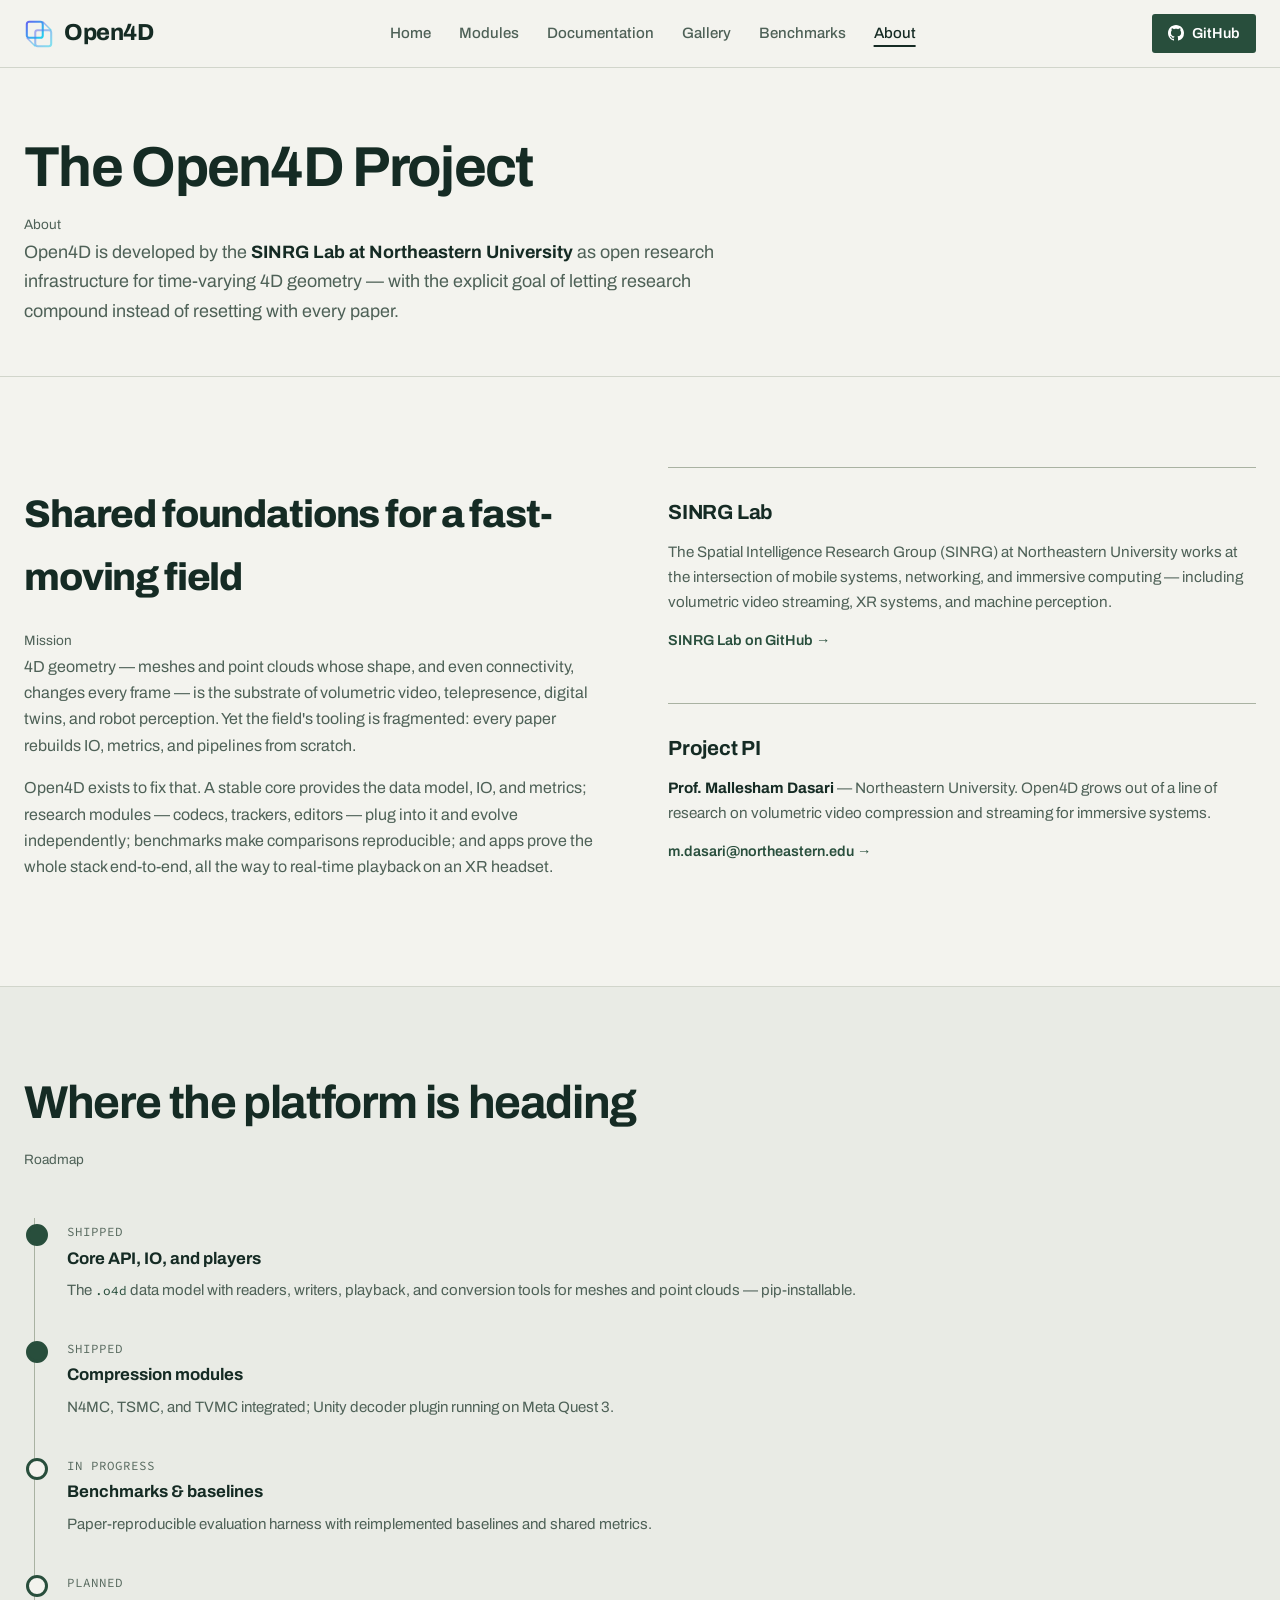
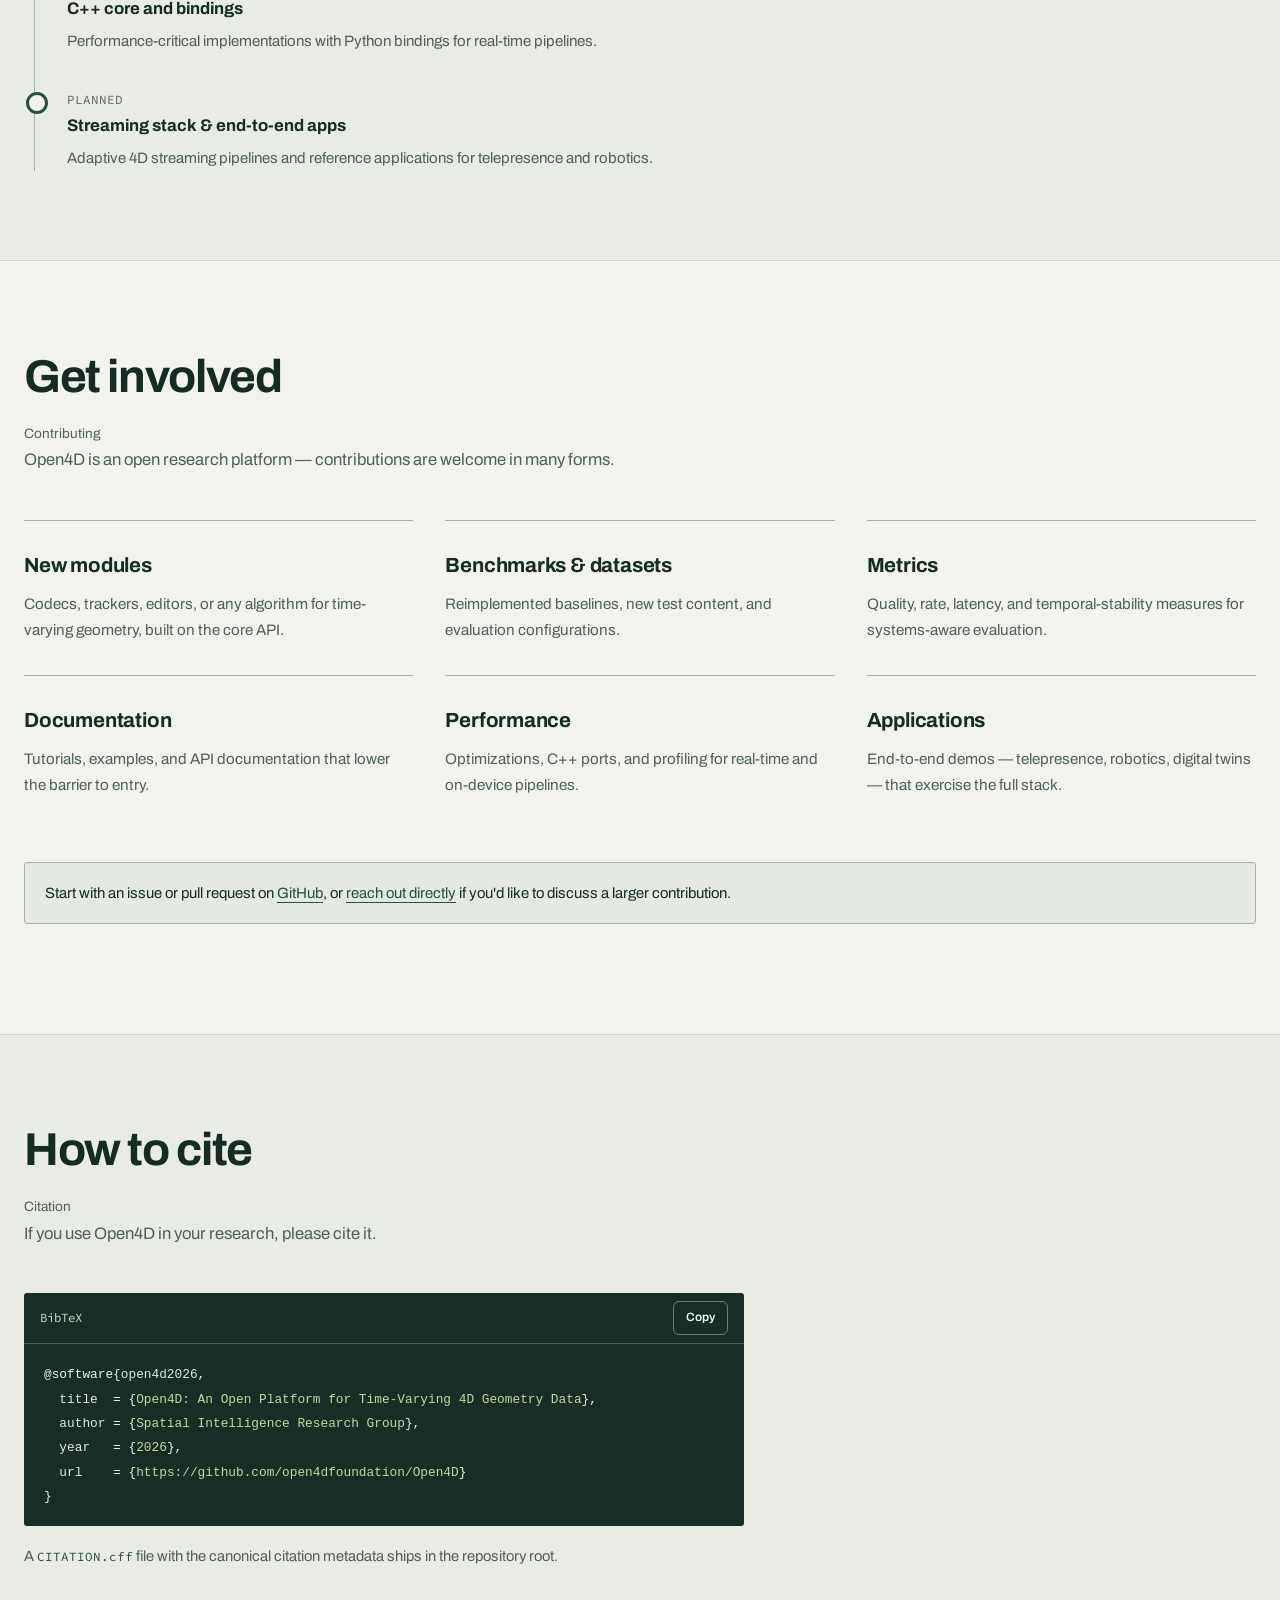
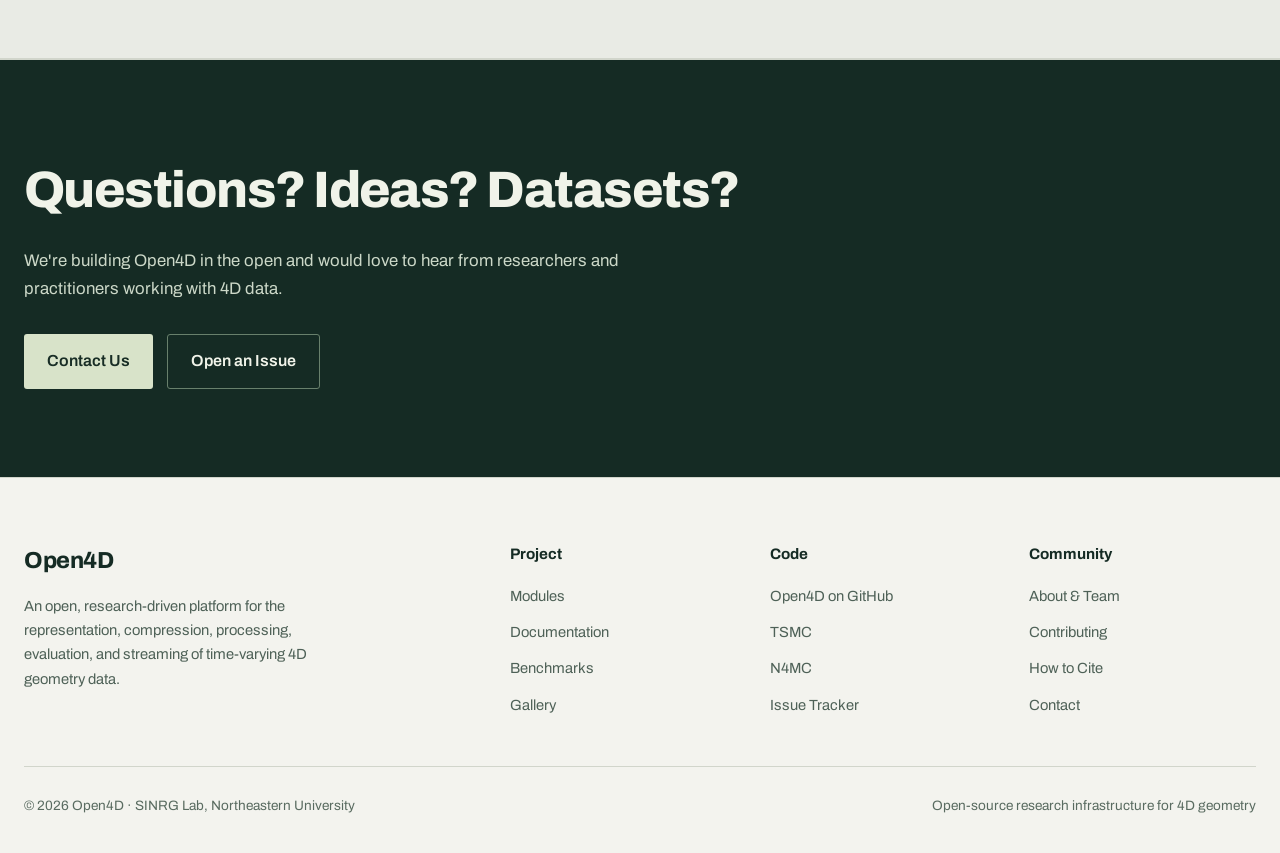
<file: about.html>
<!DOCTYPE html>
<html lang="en">
<head>
  <meta charset="UTF-8" />
  <meta name="viewport" content="width=device-width, initial-scale=1.0" />
  <title>About — Open4D</title>
  <meta name="description" content="About the Open4D project: mission, team, roadmap, contributing, and how to cite." />
  <link rel="stylesheet" href="css/style.css" />
  <meta name="theme-color" content="#f3f3ee" />
  <link rel="canonical" href="https://open4dfoundation.github.io/about.html" />
  <link rel="icon" type="image/svg+xml" href="assets/favicon.svg" />
</head>
<body>
  <a class="skip-link" href="#main-content">Skip to content</a>

  <header class="nav">
    <div class="nav-inner">
      <a href="index.html" class="nav-logo">
        <svg class="logo-mark" viewBox="0 0 32 32" xmlns="http://www.w3.org/2000/svg" aria-hidden="true">
          <defs>
            <linearGradient id="logo-grad" x1="0" y1="0" x2="1" y2="1">
              <stop offset="0" stop-color="#6366f1"/><stop offset="1" stop-color="#22d3ee"/>
            </linearGradient>
          </defs>
          <rect x="3" y="3" width="17" height="17" rx="2.5" fill="none" stroke="url(#logo-grad)" stroke-width="2.2"/>
          <rect x="12" y="12" width="17" height="17" rx="2.5" fill="none" stroke="url(#logo-grad)" stroke-width="2.2" opacity="0.55"/>
          <line x1="20" y1="3" x2="29" y2="12" stroke="url(#logo-grad)" stroke-width="1.6" opacity="0.55"/>
          <line x1="3" y1="20" x2="12" y2="29" stroke="url(#logo-grad)" stroke-width="1.6" opacity="0.55"/>
        </svg>
        <span>Open<span class="logo-4d">4D</span></span>
      </a>
      <nav aria-label="Primary navigation">
        <ul class="nav-links" id="nav-links">
          <li><a href="index.html">Home</a></li>
          <li><a href="modules.html">Modules</a></li>
          <li><a href="documentation.html">Documentation</a></li>
          <li><a href="gallery.html">Gallery</a></li>
          <li><a href="benchmarks.html">Benchmarks</a></li>
          <li><a href="about.html" class="active" aria-current="page">About</a></li>
        </ul>
      </nav>
      <a class="nav-cta" href="https://github.com/open4dfoundation/Open4D" target="_blank" rel="noopener">
        <svg viewBox="0 0 16 16" aria-hidden="true"><path d="M8 0C3.58 0 0 3.58 0 8c0 3.54 2.29 6.53 5.47 7.59.4.07.55-.17.55-.38 0-.19-.01-.82-.01-1.49-2.01.37-2.53-.49-2.69-.94-.09-.23-.48-.94-.82-1.13-.28-.15-.68-.52-.01-.53.63-.01 1.08.58 1.23.82.72 1.21 1.87.87 2.33.66.07-.52.28-.87.51-1.07-1.78-.2-3.64-.89-3.64-3.95 0-.87.31-1.59.82-2.15-.08-.2-.36-1.02.08-2.12 0 0 .67-.21 2.2.82.64-.18 1.32-.27 2-.27s1.36.09 2 .27c1.53-1.04 2.2-.82 2.2-.82.44 1.1.16 1.92.08 2.12.51.56.82 1.27.82 2.15 0 3.07-1.87 3.75-3.65 3.95.29.25.54.73.54 1.48 0 1.07-.01 1.93-.01 2.2 0 .21.15.46.55.38A8.01 8.01 0 0 0 16 8c0-4.42-3.58-8-8-8z"/></svg>
        GitHub
      </a>
      <button class="nav-toggle" id="nav-toggle" aria-label="Open navigation" aria-expanded="false" aria-controls="nav-links"><svg viewBox="0 0 24 24" aria-hidden="true"><path d="M4 6h16M4 12h16M4 18h16"/></svg></button>
    </div>
  </header>

  <main id="main-content">

  <section class="page-hero">
    <div class="hero-bg"></div>
    <div class="container">
      <h1>The Open4D Project</h1>
        <span class="section-context">About</span>
      <p>
        Open4D is developed by the <strong style="color: var(--text);">SINRG Lab at Northeastern University</strong>
        as open research infrastructure for time-varying 4D geometry — with the explicit goal of letting
        research compound instead of resetting with every paper.
      </p>
    </div>
  </section>

  <section class="section">
    <div class="container split">
      <div class="reveal">
        <h2 style="font-size: clamp(1.8rem, 4vw, 2.4rem); font-weight: 800; letter-spacing: -0.03em; margin-bottom: 18px;">
          Shared foundations for a fast-moving field
        </h2>
        <span class="section-context">Mission</span>
        <p style="color: var(--text-muted); margin-bottom: 16px;">
          4D geometry — meshes and point clouds whose shape, and even connectivity, changes every frame —
          is the substrate of volumetric video, telepresence, digital twins, and robot perception. Yet
          the field's tooling is fragmented: every paper rebuilds IO, metrics, and pipelines from scratch.
        </p>
        <p style="color: var(--text-muted);">
          Open4D exists to fix that. A stable core provides the data model, IO, and metrics; research
          modules — codecs, trackers, editors — plug into it and evolve independently; benchmarks make
          comparisons reproducible; and apps prove the whole stack end-to-end, all the way to real-time
          playback on an XR headset.
        </p>
      </div>
      <div class="reveal">
        <div class="card" style="margin-bottom: 18px;">
          <h3>SINRG Lab</h3>
          <p>
            The Spatial Intelligence Research Group (SINRG) at Northeastern University works
            at the intersection of mobile systems, networking, and immersive computing — including
            volumetric video streaming, XR systems, and machine perception.
          </p>
          <a class="card-link" href="https://github.com/SINRG-Lab" target="_blank" rel="noopener">SINRG Lab on GitHub →</a>
        </div>
        <div class="card">
          <h3>Project PI</h3>
          <p>
            <strong style="color: var(--text);">Prof. Mallesham Dasari</strong> — Northeastern University.
            Open4D grows out of a line of research on volumetric video compression and streaming for
            immersive systems.
          </p>
          <a class="card-link" href="mailto:m.dasari@northeastern.edu">m.dasari@northeastern.edu →</a>
        </div>
      </div>
    </div>
  </section>

  <section class="section section-alt" id="roadmap">
    <div class="container">
      <div class="section-head left">
        <h2>Where the platform is heading</h2>
        <span class="section-context">Roadmap</span>
      </div>
      <div class="timeline reveal">
        <div class="timeline-item done">
          <span class="when">Shipped</span>
          <h4>Core API, IO, and players</h4>
          <p>The <code style="font-family: var(--mono); font-size: 0.85em; color: var(--accent);">.o4d</code> data model with readers, writers, playback, and conversion tools for meshes and point clouds — pip-installable.</p>
        </div>
        <div class="timeline-item done">
          <span class="when">Shipped</span>
          <h4>Compression modules</h4>
          <p>N4MC, TSMC, and TVMC integrated; Unity decoder plugin running on Meta Quest 3.</p>
        </div>
        <div class="timeline-item">
          <span class="when">In progress</span>
          <h4>Benchmarks &amp; baselines</h4>
          <p>Paper-reproducible evaluation harness with reimplemented baselines and shared metrics.</p>
        </div>
        <div class="timeline-item">
          <span class="when">Planned</span>
          <h4>C++ core and bindings</h4>
          <p>Performance-critical implementations with Python bindings for real-time pipelines.</p>
        </div>
        <div class="timeline-item">
          <span class="when">Planned</span>
          <h4>Streaming stack &amp; end-to-end apps</h4>
          <p>Adaptive 4D streaming pipelines and reference applications for telepresence and robotics.</p>
        </div>
      </div>
    </div>
  </section>

  <section class="section" id="contributing">
    <div class="container">
      <div class="section-head left">
        <h2>Get involved</h2>
        <span class="section-context">Contributing</span>
        <p>Open4D is an open research platform — contributions are welcome in many forms.</p>
      </div>
      <div class="grid grid-3">
        <div class="card reveal">
          <h3>New modules</h3>
          <p>Codecs, trackers, editors, or any algorithm for time-varying geometry, built on the core API.</p>
        </div>
        <div class="card reveal">
          <h3>Benchmarks &amp; datasets</h3>
          <p>Reimplemented baselines, new test content, and evaluation configurations.</p>
        </div>
        <div class="card reveal">
          <h3>Metrics</h3>
          <p>Quality, rate, latency, and temporal-stability measures for systems-aware evaluation.</p>
        </div>
        <div class="card reveal">
          <h3>Documentation</h3>
          <p>Tutorials, examples, and API documentation that lower the barrier to entry.</p>
        </div>
        <div class="card reveal">
          <h3>Performance</h3>
          <p>Optimizations, C++ ports, and profiling for real-time and on-device pipelines.</p>
        </div>
        <div class="card reveal">
          <h3>Applications</h3>
          <p>End-to-end demos — telepresence, robotics, digital twins — that exercise the full stack.</p>
        </div>
      </div>
      <div class="callout" style="margin-top: 32px;">
        <span class="callout-icon">🤝</span>
        <p>
          Start with an issue or pull request on <a href="https://github.com/open4dfoundation/Open4D" target="_blank" rel="noopener">GitHub</a>,
          or <a href="mailto:m.dasari@northeastern.edu">reach out directly</a> if you'd like to discuss a larger contribution.
        </p>
      </div>
    </div>
  </section>

  <section class="section section-alt" id="citation">
    <div class="container">
      <div class="section-head left">
        <h2>How to cite</h2>
        <span class="section-context">Citation</span>
        <p>If you use Open4D in your research, please cite it.</p>
      </div>
      <div style="max-width: 720px;" class="reveal">
        <div class="code-block">
          <div class="code-head"><span>BibTeX</span><button class="copy-btn">Copy</button></div>
          <pre><code>@software{<span class="fn">open4d2026</span>,
  <span class="kw">title</span>  = {<span class="str">Open4D: An Open Platform for Time-Varying 4D Geometry Data</span>},
  <span class="kw">author</span> = {<span class="str">Spatial Intelligence Research Group</span>},
  <span class="kw">year</span>   = {<span class="num">2026</span>},
  <span class="kw">url</span>    = {<span class="str">https://github.com/open4dfoundation/Open4D</span>}
}</code></pre>
        </div>
        <p style="color: var(--text-muted); font-size: 0.92rem;">
          A <code style="font-family: var(--mono); font-size: 0.85em; color: var(--accent);">CITATION.cff</code> file
          with the canonical citation metadata ships in the repository root.
        </p>
      </div>
    </div>
  </section>

  <section class="cta-band">
    <h2>Questions? Ideas? Datasets?</h2>
    <p>We're building Open4D in the open and would love to hear from researchers and practitioners working with 4D data.</p>
    <div class="hero-actions" style="margin-bottom: 0;">
      <a href="mailto:m.dasari@northeastern.edu" class="btn btn-primary">Contact Us</a>
      <a href="https://github.com/open4dfoundation/Open4D/issues" target="_blank" rel="noopener" class="btn btn-secondary">Open an Issue</a>
    </div>
  </section>

  </main>

  <footer class="footer">
    <div class="container">
      <div class="footer-grid">
        <div class="footer-brand">
          <a href="index.html" class="nav-logo"><span>Open<span class="logo-4d">4D</span></span></a>
          <p>An open, research-driven platform for the representation, compression, processing, evaluation, and streaming of time-varying 4D geometry data.</p>
        </div>
        <div>
          <h5>Project</h5>
          <ul>
            <li><a href="modules.html">Modules</a></li>
            <li><a href="documentation.html">Documentation</a></li>
            <li><a href="benchmarks.html">Benchmarks</a></li>
            <li><a href="gallery.html">Gallery</a></li>
          </ul>
        </div>
        <div>
          <h5>Code</h5>
          <ul>
            <li><a href="https://github.com/open4dfoundation/Open4D" target="_blank" rel="noopener">Open4D on GitHub</a></li>
            <li><a href="https://github.com/SINRG-Lab/TSMC" target="_blank" rel="noopener">TSMC</a></li>
            <li><a href="https://github.com/frozzzen3/N4MC" target="_blank" rel="noopener">N4MC</a></li>
            <li><a href="https://github.com/open4dfoundation/Open4D/issues" target="_blank" rel="noopener">Issue Tracker</a></li>
          </ul>
        </div>
        <div>
          <h5>Community</h5>
          <ul>
            <li><a href="about.html">About &amp; Team</a></li>
            <li><a href="about.html#contributing">Contributing</a></li>
            <li><a href="about.html#citation">How to Cite</a></li>
            <li><a href="mailto:m.dasari@northeastern.edu">Contact</a></li>
          </ul>
        </div>
      </div>
      <div class="footer-bottom">
        <span>© 2026 Open4D · SINRG Lab, Northeastern University</span>
        <span>Open-source research infrastructure for 4D geometry</span>
      </div>
    </div>
  </footer>

  <script src="js/main.js"></script>
</body>
</html>
</file>
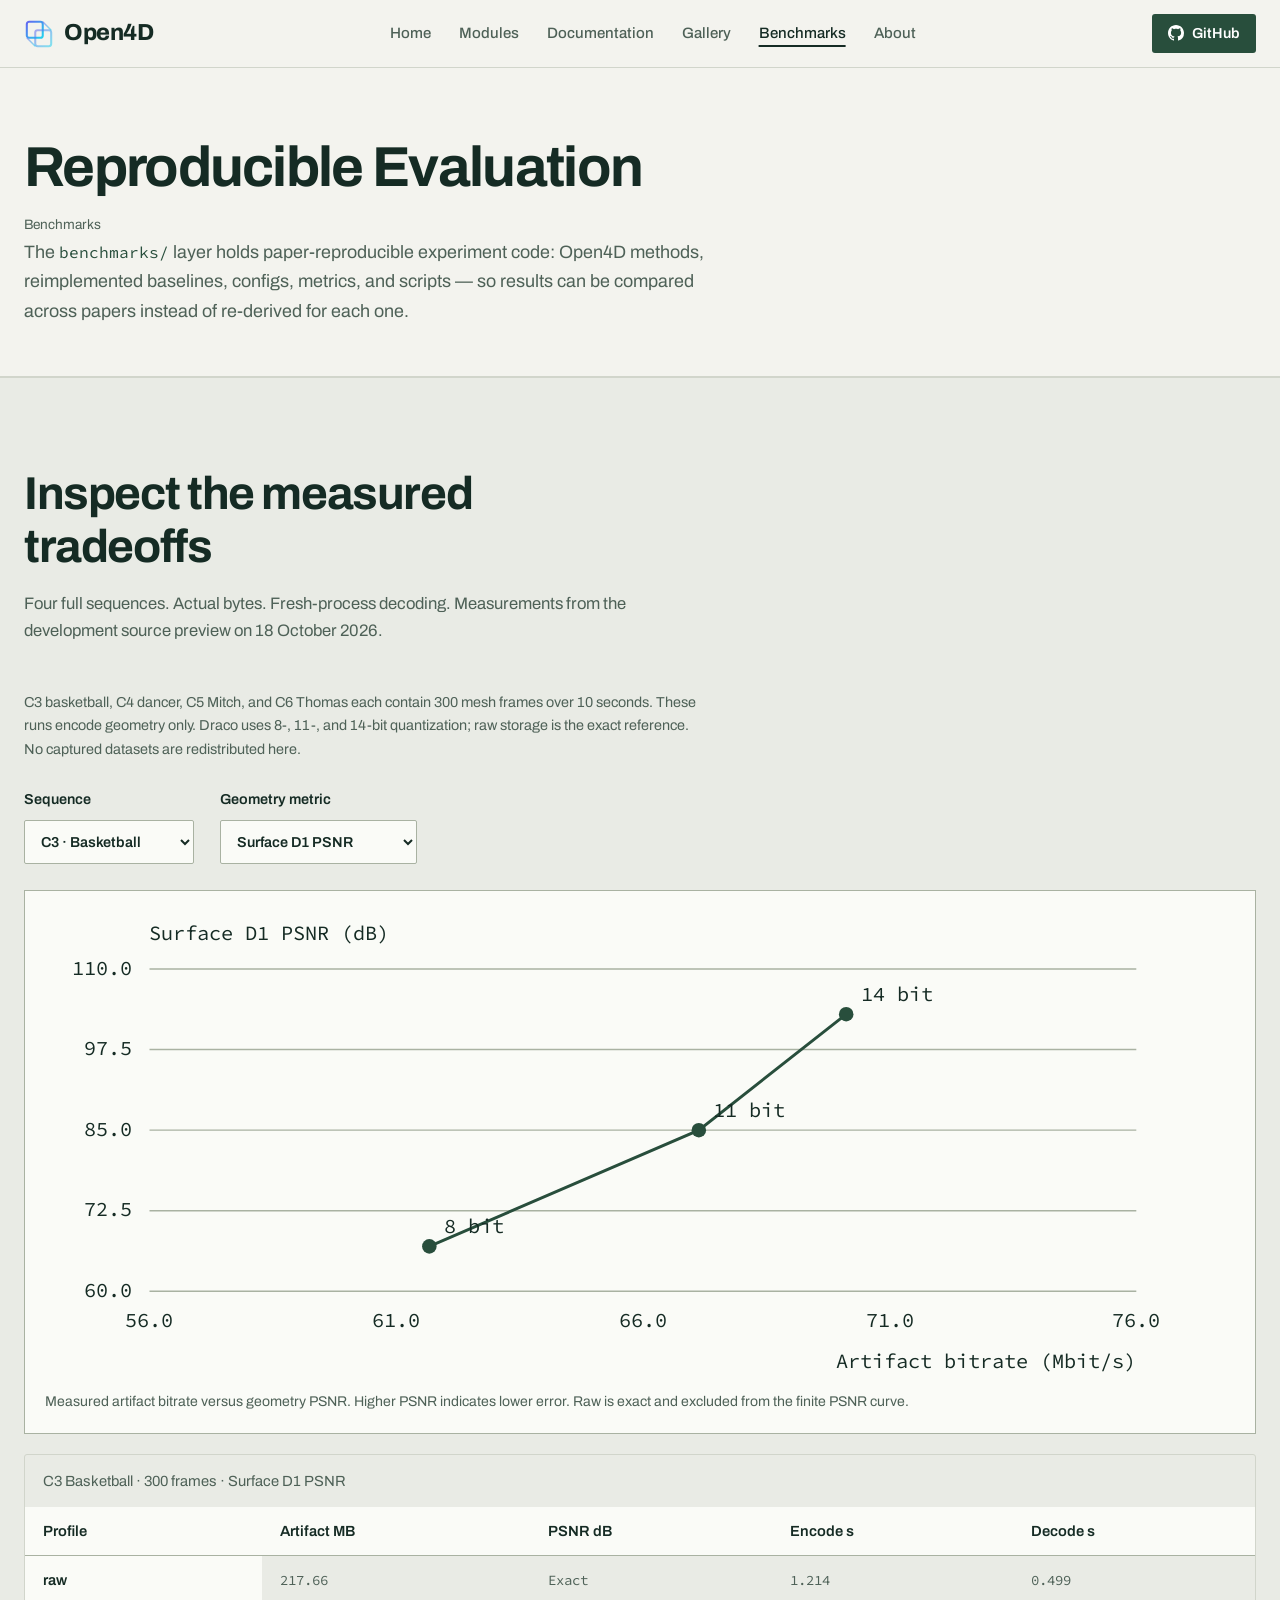
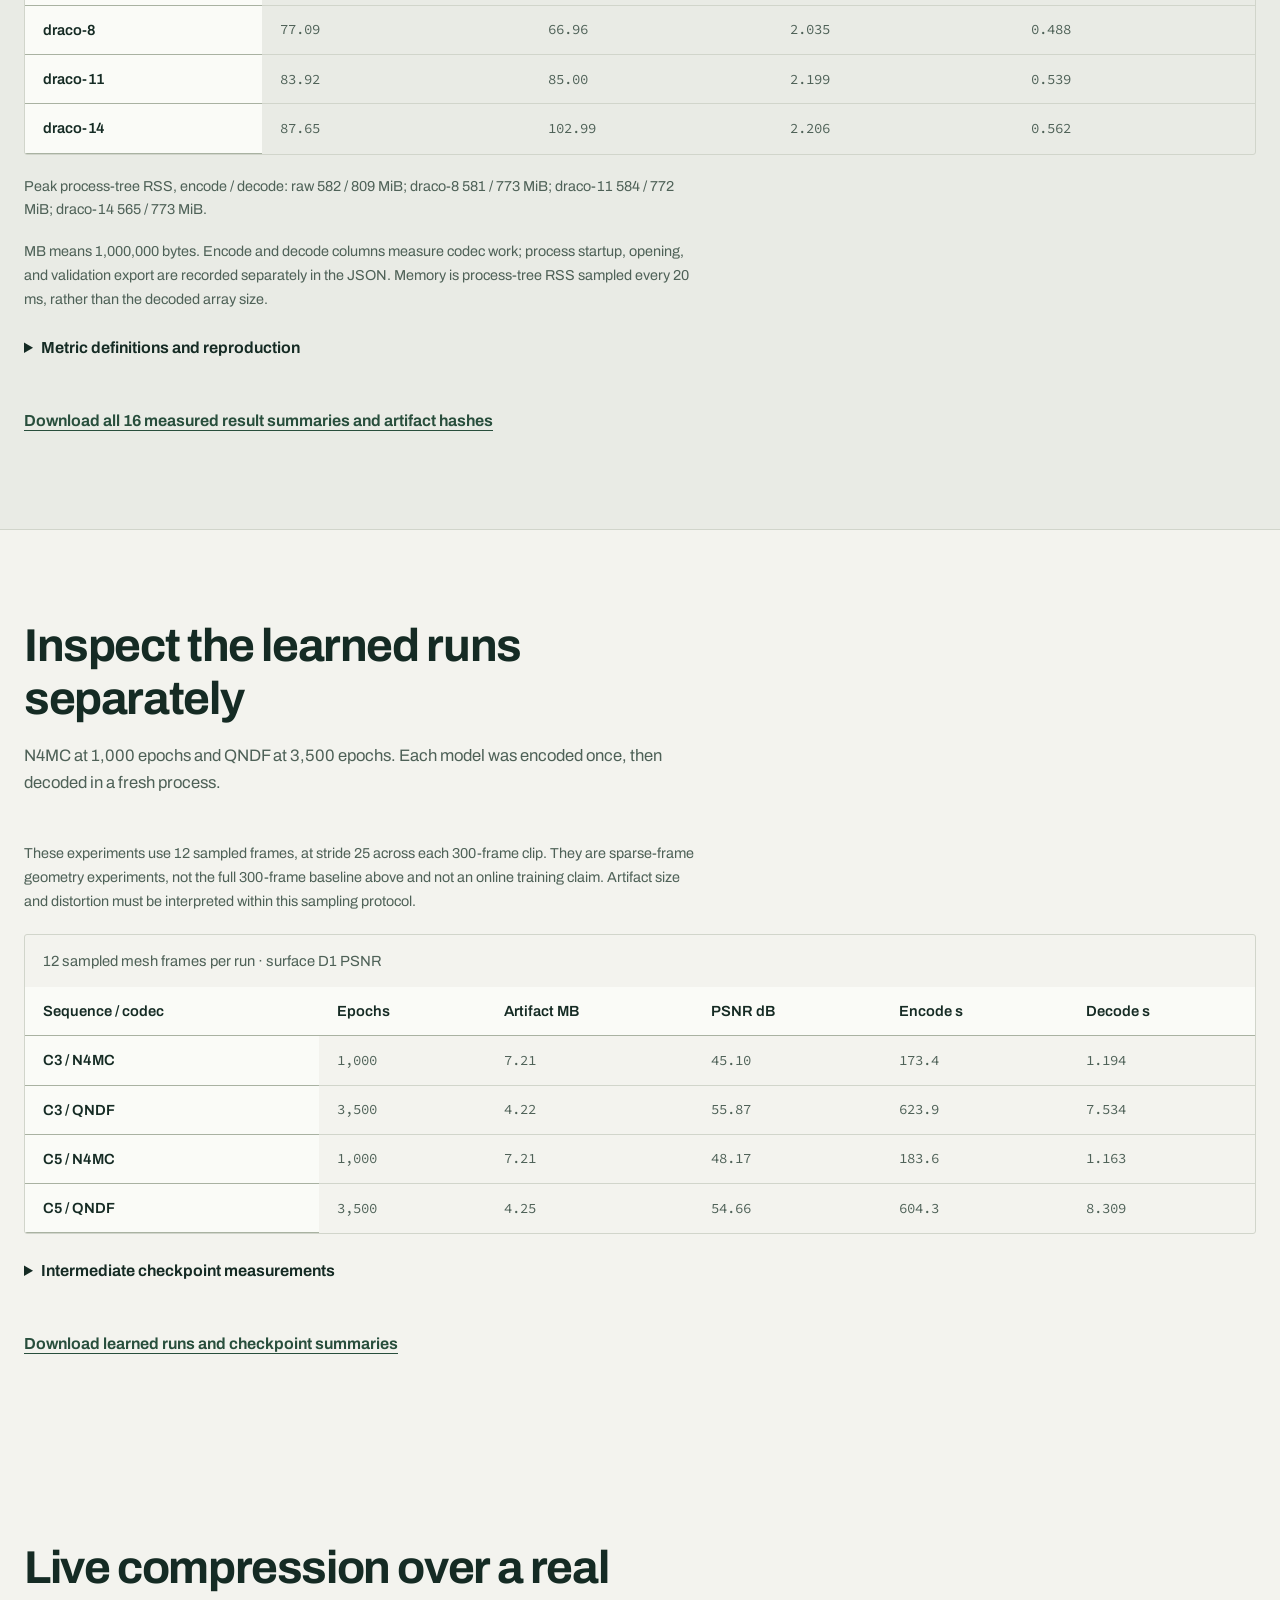
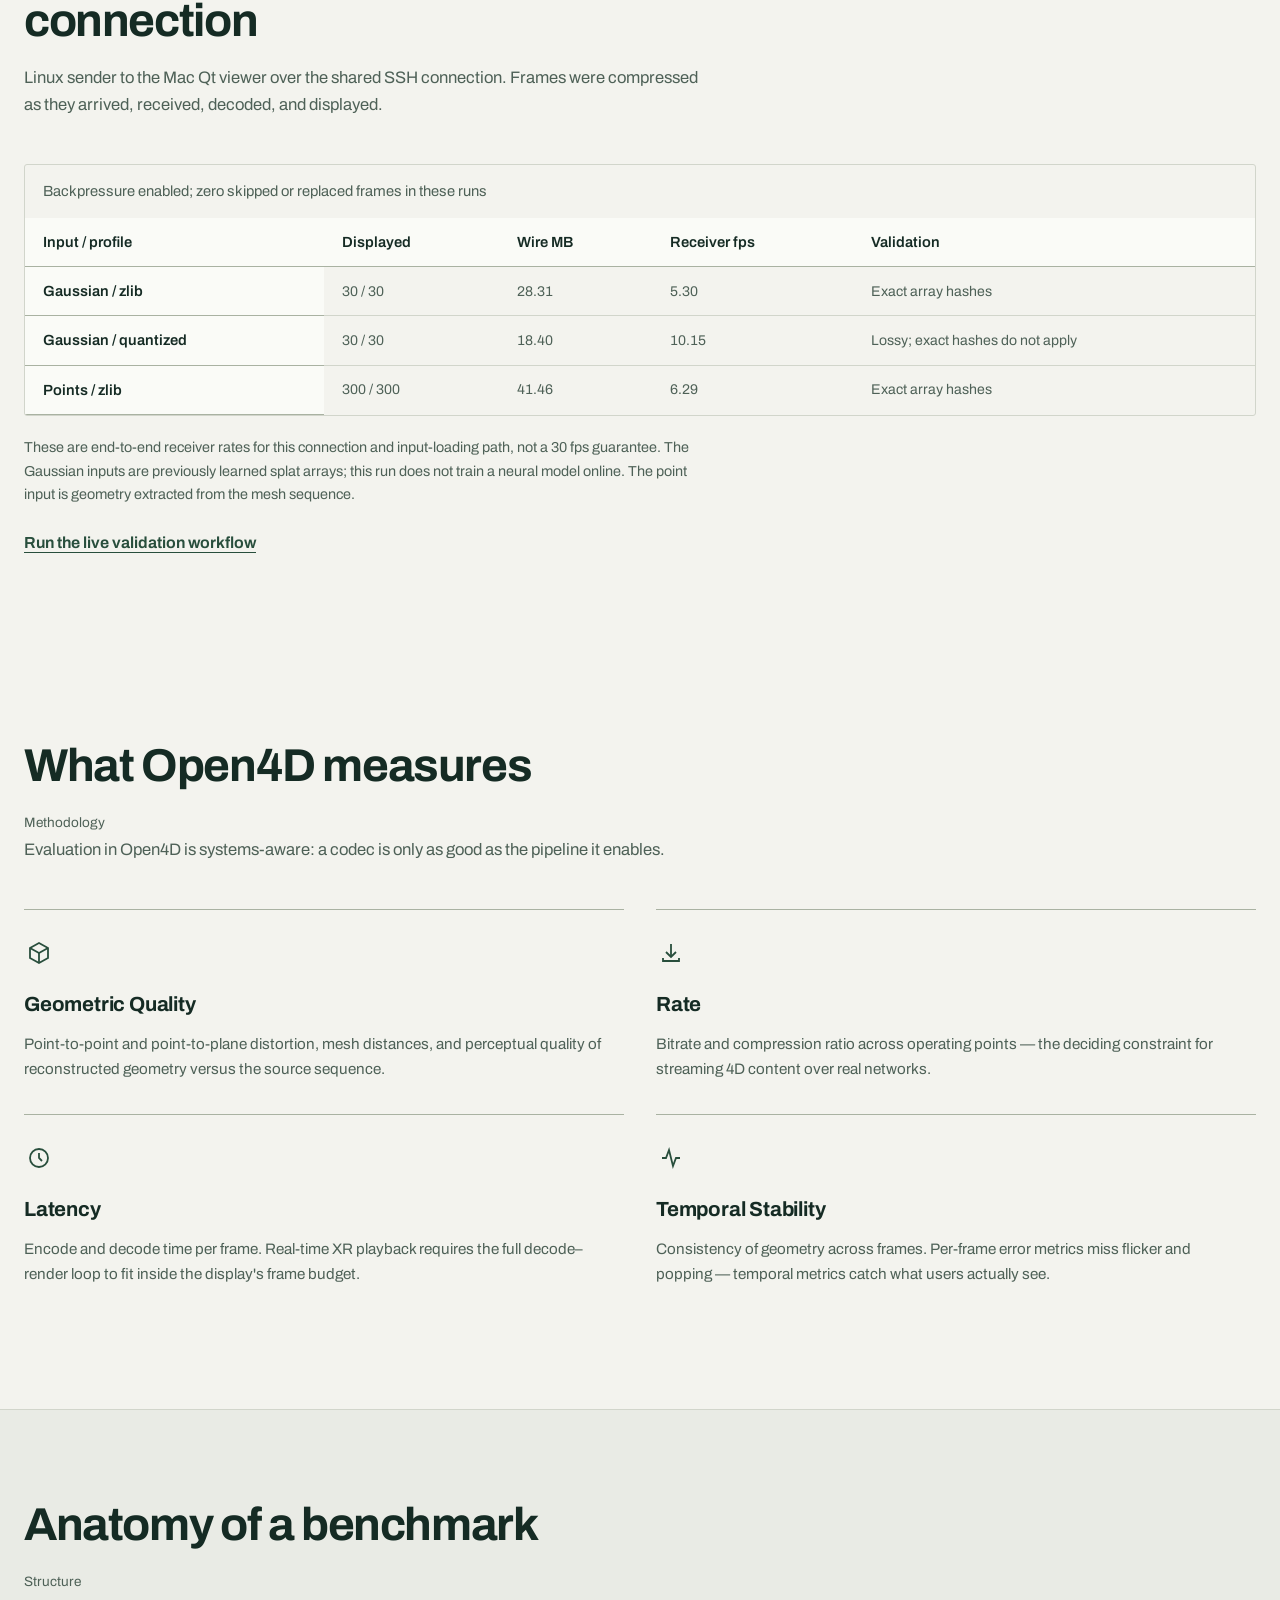
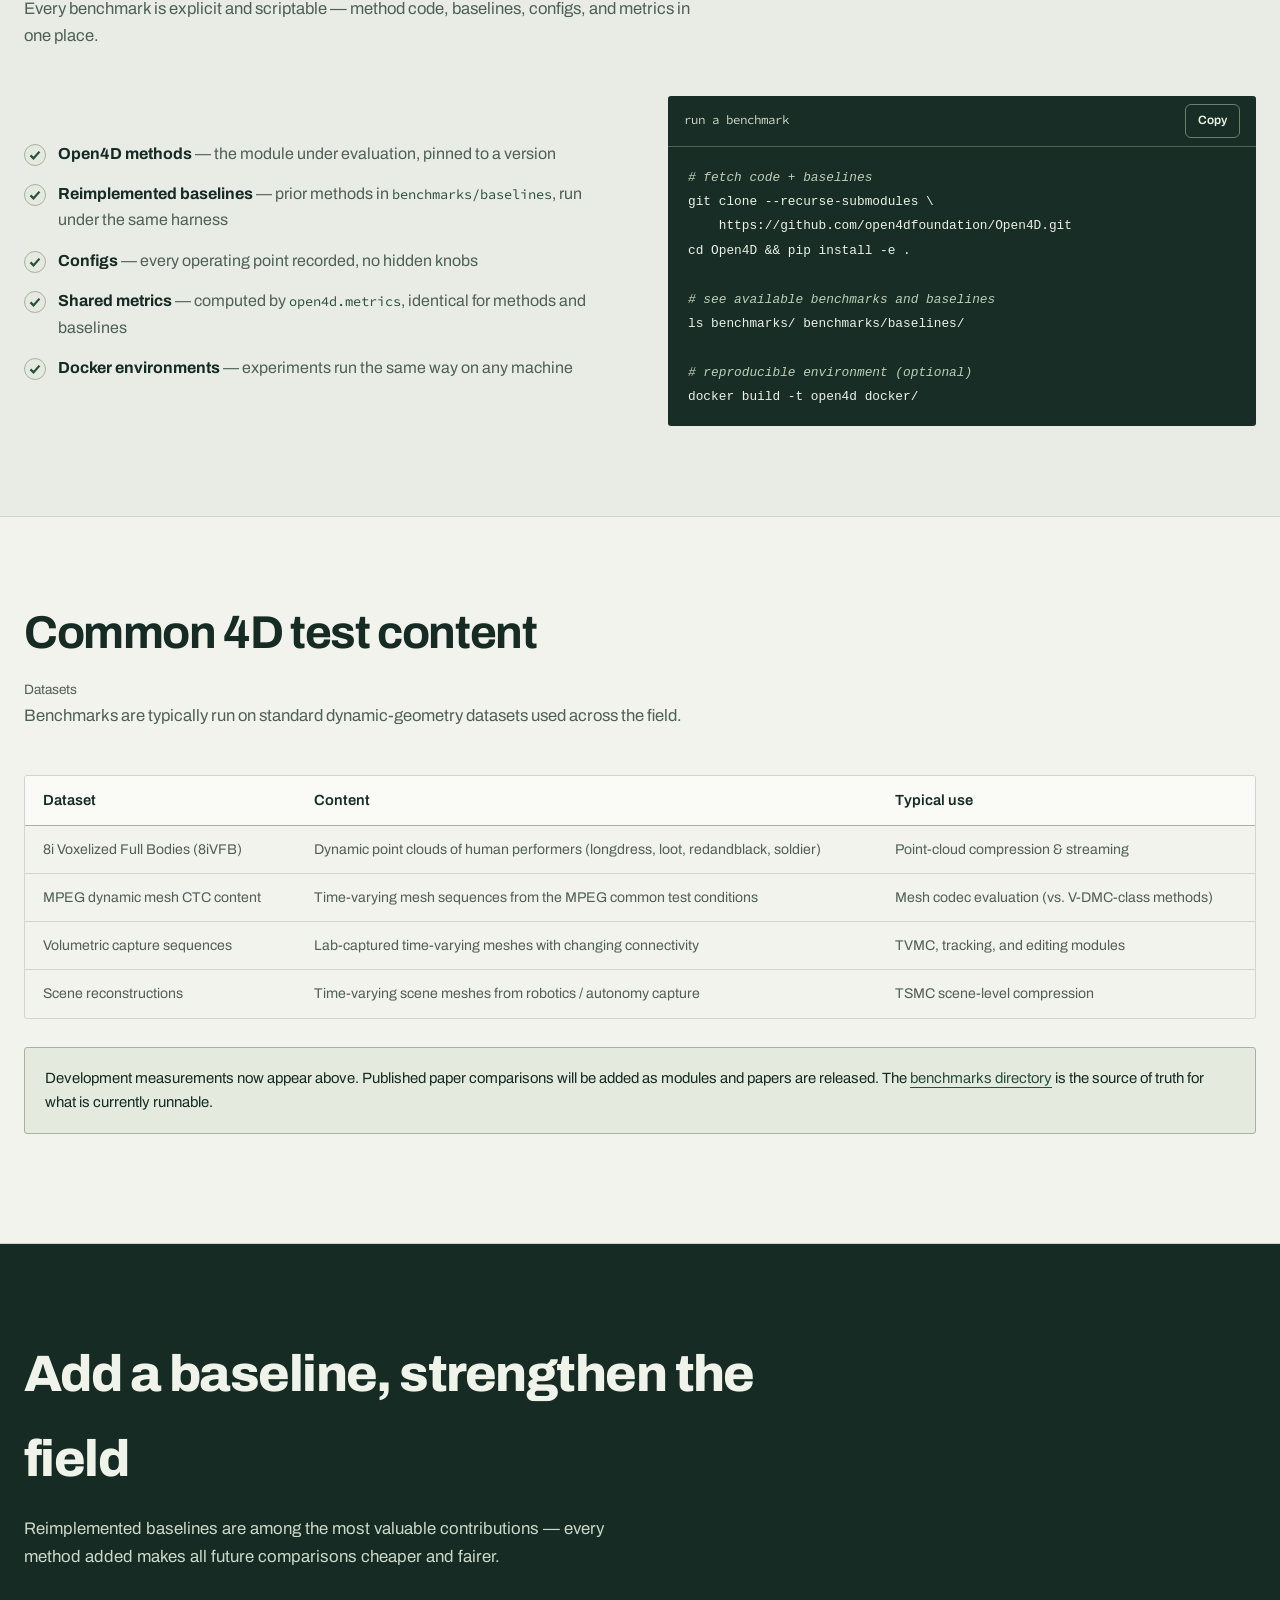
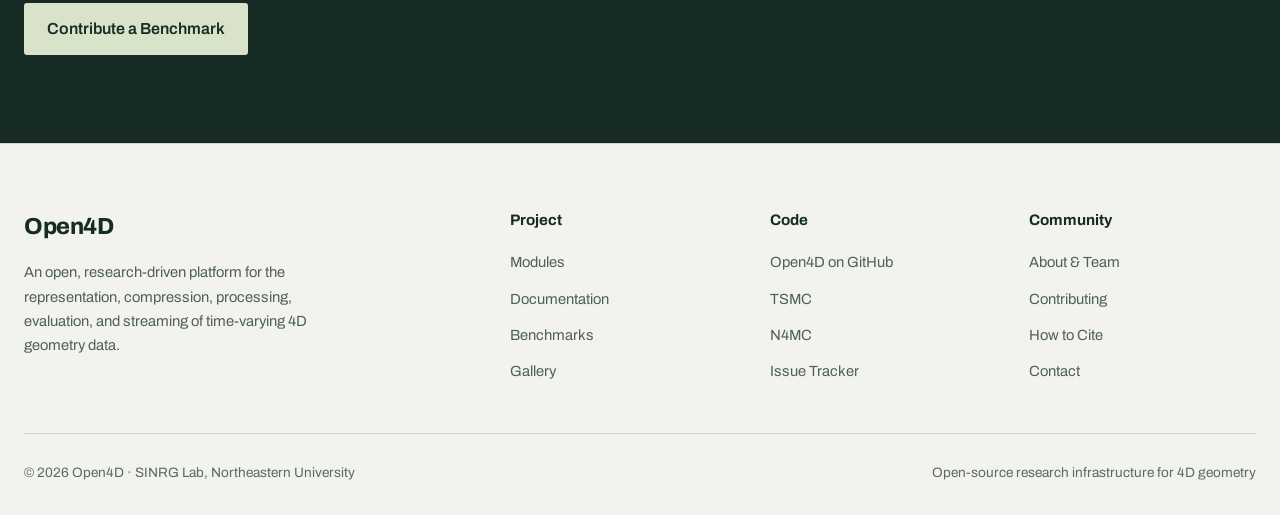
<file: benchmarks.html>
<!DOCTYPE html>
<html lang="en">
<head>
  <meta charset="UTF-8" />
  <meta name="viewport" content="width=device-width, initial-scale=1.0" />
  <title>Benchmarks — Open4D</title>
  <meta name="description" content="Reproducible benchmarks for 4D geometry: metrics, baselines, datasets, and evaluation methodology in the Open4D platform." />
  <link rel="stylesheet" href="css/style.css" />
  <meta name="theme-color" content="#f3f3ee" />
  <link rel="canonical" href="https://open4dfoundation.github.io/benchmarks.html" />
  <link rel="icon" type="image/svg+xml" href="assets/favicon.svg" />
</head>
<body>
  <a class="skip-link" href="#main-content">Skip to content</a>

  <header class="nav">
    <div class="nav-inner">
      <a href="index.html" class="nav-logo">
        <svg class="logo-mark" viewBox="0 0 32 32" xmlns="http://www.w3.org/2000/svg" aria-hidden="true">
          <defs>
            <linearGradient id="logo-grad" x1="0" y1="0" x2="1" y2="1">
              <stop offset="0" stop-color="#6366f1"/><stop offset="1" stop-color="#22d3ee"/>
            </linearGradient>
          </defs>
          <rect x="3" y="3" width="17" height="17" rx="2.5" fill="none" stroke="url(#logo-grad)" stroke-width="2.2"/>
          <rect x="12" y="12" width="17" height="17" rx="2.5" fill="none" stroke="url(#logo-grad)" stroke-width="2.2" opacity="0.55"/>
          <line x1="20" y1="3" x2="29" y2="12" stroke="url(#logo-grad)" stroke-width="1.6" opacity="0.55"/>
          <line x1="3" y1="20" x2="12" y2="29" stroke="url(#logo-grad)" stroke-width="1.6" opacity="0.55"/>
        </svg>
        <span>Open<span class="logo-4d">4D</span></span>
      </a>
      <nav aria-label="Primary navigation">
        <ul class="nav-links" id="nav-links">
          <li><a href="index.html">Home</a></li>
          <li><a href="modules.html">Modules</a></li>
          <li><a href="documentation.html">Documentation</a></li>
          <li><a href="gallery.html">Gallery</a></li>
          <li><a href="benchmarks.html" class="active" aria-current="page">Benchmarks</a></li>
          <li><a href="about.html">About</a></li>
        </ul>
      </nav>
      <a class="nav-cta" href="https://github.com/open4dfoundation/Open4D" target="_blank" rel="noopener">
        <svg viewBox="0 0 16 16" aria-hidden="true"><path d="M8 0C3.58 0 0 3.58 0 8c0 3.54 2.29 6.53 5.47 7.59.4.07.55-.17.55-.38 0-.19-.01-.82-.01-1.49-2.01.37-2.53-.49-2.69-.94-.09-.23-.48-.94-.82-1.13-.28-.15-.68-.52-.01-.53.63-.01 1.08.58 1.23.82.72 1.21 1.87.87 2.33.66.07-.52.28-.87.51-1.07-1.78-.2-3.64-.89-3.64-3.95 0-.87.31-1.59.82-2.15-.08-.2-.36-1.02.08-2.12 0 0 .67-.21 2.2.82.64-.18 1.32-.27 2-.27s1.36.09 2 .27c1.53-1.04 2.2-.82 2.2-.82.44 1.1.16 1.92.08 2.12.51.56.82 1.27.82 2.15 0 3.07-1.87 3.75-3.65 3.95.29.25.54.73.54 1.48 0 1.07-.01 1.93-.01 2.2 0 .21.15.46.55.38A8.01 8.01 0 0 0 16 8c0-4.42-3.58-8-8-8z"/></svg>
        GitHub
      </a>
      <button class="nav-toggle" id="nav-toggle" aria-label="Open navigation" aria-expanded="false" aria-controls="nav-links"><svg viewBox="0 0 24 24" aria-hidden="true"><path d="M4 6h16M4 12h16M4 18h16"/></svg></button>
    </div>
  </header>

  <main id="main-content">

  <section class="page-hero">
    <div class="hero-bg"></div>
    <div class="container">
      <h1>Reproducible Evaluation</h1>
        <span class="section-context">Benchmarks</span>
      <p>
        The <code style="font-family: var(--mono); font-size: 0.9em; color: var(--accent);">benchmarks/</code> layer holds
        paper-reproducible experiment code: Open4D methods, reimplemented baselines, configs, metrics, and
        scripts — so results can be compared across papers instead of re-derived for each one.
      </p>
    </div>
  </section>


  <section class="section section-alt" id="measured-results">
    <div class="container">
      <div class="section-head left"><h2>Inspect the measured tradeoffs</h2><p>Four full sequences. Actual bytes. Fresh-process decoding. Measurements from the development source preview on 18 October 2026.</p></div>
      <p class="measurement-note">C3 basketball, C4 dancer, C5 Mitch, and C6 Thomas each contain 300 mesh frames over 10 seconds. These runs encode geometry only. Draco uses 8-, 11-, and 14-bit quantization; raw storage is the exact reference. No captured datasets are redistributed here.</p>
      <div class="benchmark-controls"><label for="rd-sequence">Sequence<select id="rd-sequence" disabled><option value="C3">C3 · Basketball</option><option value="C4">C4 · Dancer</option><option value="C5">C5 · Mitch</option><option value="C6">C6 · Thomas</option></select></label><label for="rd-metric">Geometry metric<select id="rd-metric" disabled><option value="surfaceD1">Surface D1 PSNR</option><option value="surfaceD2">Surface D2 PSNR</option><option value="pointD1">Point-set D1 PSNR</option></select></label></div>
      <p id="rd-error" class="measurement-error" hidden>The interactive data could not load. The table below retains the C3 measurements. <a href="assets/validation/mesh-rd-2026-10-18.json" download>Download the complete JSON</a> to inspect all four sequences.</p>
      <figure class="rd-figure" id="rd-figure" tabindex="0" aria-label="Scrollable rate–distortion chart; values are also in the table" hidden><svg class="rd-chart" viewBox="0 0 820 330" role="img" aria-labelledby="rd-title rd-description"><title id="rd-title">Draco rate–distortion measurements</title><desc id="rd-description">The same measurements appear in the table below.</desc><g id="rd-plot"></g></svg><figcaption id="rd-caption">Measured artifact bitrate versus geometry PSNR. Higher PSNR indicates lower error. Raw is exact and excluded from the finite PSNR curve.</figcaption></figure>
      <div class="table-wrap" tabindex="0" aria-label="Scrollable measured compression results"><table class="measurement-table"><caption id="rd-table-caption">C3 Basketball · 300 frames · Surface D1 PSNR</caption><thead><tr><th>Profile</th><th>Artifact MB</th><th>PSNR dB</th><th>Encode s</th><th>Decode s</th></tr></thead><tbody id="rd-table"><tr><th scope="row">raw</th><td>217.66</td><td>Exact</td><td>1.214</td><td>0.499</td></tr><tr><th scope="row">draco-8</th><td>77.09</td><td>66.96</td><td>2.035</td><td>0.488</td></tr><tr><th scope="row">draco-11</th><td>83.92</td><td>85.00</td><td>2.199</td><td>0.539</td></tr><tr><th scope="row">draco-14</th><td>87.65</td><td>102.99</td><td>2.206</td><td>0.562</td></tr></tbody></table></div>
      <p id="rd-memory" class="measurement-note"></p>
      <p class="measurement-note">MB means 1,000,000 bytes. Encode and decode columns measure codec work; process startup, opening, and validation export are recorded separately in the JSON. Memory is process-tree RSS sampled every 20 ms, rather than the decoded array size.</p>
      <details class="measurement-method"><summary>Metric definitions and reproduction</summary><p>Surface D1/D2 use 2,048 area samples in each direction, with exact distances to triangles. Zero-area faces are excluded. The worse directional mean squared error is normalized by the full reference sequence bounding-box diagonal. PSNR uses the mean MSE across frames. Point-set D1 uses independent samples and includes sampling error; it is a separate measurement, not a substitute for the surface result.</p><p>The CPU Draco runs used Linux x86_64, Python 3.10.16, NumPy 2.2.5, and DracoPy. The server has two RTX 4090 GPUs. These are development validation results, not a standard common-test-conditions claim or a comparison against published learned methods.</p><div class="code-block"><div class="code-head"><span>Development rate–distortion harness</span><button class="copy-btn" type="button">Copy</button></div><pre tabindex="0"><code>python -m scripts.codec_rd --help
python -m scripts.codec_rd.evaluate --help</code></pre></div><a class="source-link" href="https://github.com/open4dfoundation/Open4D/tree/pr/october-proposal-plugins/scripts/codec_rd" target="_blank" rel="noopener">Read the encoder, cold decoder, and metric implementation</a></details>
      <a class="source-link" href="assets/validation/mesh-rd-2026-10-18.json" download>Download all 16 measured result summaries and artifact hashes</a>
    </div>
  </section>
  <section class="section" id="learned-results"><div class="container"><div class="section-head left"><h2>Inspect the learned runs separately</h2><p>N4MC at 1,000 epochs and QNDF at 3,500 epochs. Each model was encoded once, then decoded in a fresh process.</p></div><p class="measurement-note">These experiments use 12 sampled frames, at stride 25 across each 300-frame clip. They are sparse-frame geometry experiments, not the full 300-frame baseline above and not an online training claim. Artifact size and distortion must be interpreted within this sampling protocol.</p><div class="table-wrap" tabindex="0" aria-label="Scrollable learned compression results"><table class="measurement-table"><caption>12 sampled mesh frames per run · surface D1 PSNR</caption><thead><tr><th>Sequence / codec</th><th>Epochs</th><th>Artifact MB</th><th>PSNR dB</th><th>Encode s</th><th>Decode s</th></tr></thead><tbody id="learned-table"><tr><th scope="row">C3 / N4MC</th><td>1,000</td><td>7.21</td><td>45.10</td><td>173.4</td><td>1.194</td></tr><tr><th scope="row">C3 / QNDF</th><td>3,500</td><td>4.22</td><td>55.87</td><td>623.9</td><td>7.534</td></tr><tr><th scope="row">C5 / N4MC</th><td>1,000</td><td>7.21</td><td>48.17</td><td>183.6</td><td>1.163</td></tr><tr><th scope="row">C5 / QNDF</th><td>3,500</td><td>4.25</td><td>54.66</td><td>604.3</td><td>8.309</td></tr></tbody></table></div><details class="measurement-method"><summary>Intermediate checkpoint measurements</summary><div class="table-wrap" tabindex="0" aria-label="Scrollable training checkpoint results"><table class="measurement-table"><caption>Each saved checkpoint was cold-decoded independently</caption><thead><tr><th>Sequence / codec</th><th>Epoch</th><th>Artifact MB</th><th>Surface D1 dB</th></tr></thead><tbody id="checkpoint-table"><tr><th scope="row">C3 / N4MC</th><td>100</td><td>7.16</td><td>37.15</td></tr><tr><th scope="row">C3 / N4MC</th><td>300</td><td>7.19</td><td>39.16</td></tr><tr><th scope="row">C3 / QNDF</th><td>300</td><td>4.22</td><td>55.82</td></tr><tr><th scope="row">C3 / QNDF</th><td>1,000</td><td>4.22</td><td>55.85</td></tr><tr><th scope="row">C5 / N4MC</th><td>100</td><td>7.17</td><td>35.05</td></tr><tr><th scope="row">C5 / N4MC</th><td>300</td><td>7.18</td><td>39.68</td></tr><tr><th scope="row">C5 / QNDF</th><td>300</td><td>4.25</td><td>54.64</td></tr><tr><th scope="row">C5 / QNDF</th><td>1,000</td><td>4.25</td><td>54.65</td></tr></tbody></table></div><p>The downloadable JSON also records preprocessing and reconstruction-stage quality, sampled process-tree RSS, Torch peak allocated and reserved memory, and artifact hashes. Checkpoint sizes count actual saved bytes rather than estimated training rates.</p></details><a class="source-link" href="assets/validation/learned-rd-2026-10-18.json" download>Download learned runs and checkpoint summaries</a></div></section>
  <section class="section" id="live-results"><div class="container"><div class="section-head left"><h2>Live compression over a real connection</h2><p>Linux sender to the Mac Qt viewer over the shared SSH connection. Frames were compressed as they arrived, received, decoded, and displayed.</p></div><div class="table-wrap" tabindex="0" aria-label="Scrollable live transport results"><table><caption>Backpressure enabled; zero skipped or replaced frames in these runs</caption><thead><tr><th>Input / profile</th><th>Displayed</th><th>Wire MB</th><th>Receiver fps</th><th>Validation</th></tr></thead><tbody><tr><th scope="row">Gaussian / zlib</th><td>30 / 30</td><td>28.31</td><td>5.30</td><td>Exact array hashes</td></tr><tr><th scope="row">Gaussian / quantized</th><td>30 / 30</td><td>18.40</td><td>10.15</td><td>Lossy; exact hashes do not apply</td></tr><tr><th scope="row">Points / zlib</th><td>300 / 300</td><td>41.46</td><td>6.29</td><td>Exact array hashes</td></tr></tbody></table></div><p class="measurement-note">These are end-to-end receiver rates for this connection and input-loading path, not a 30 fps guarantee. The Gaussian inputs are previously learned splat arrays; this run does not train a neural model online. The point input is geometry extracted from the mesh sequence.</p><a class="source-link" href="documentation.html#live-streaming">Run the live validation workflow</a></div></section>
  <section class="section">
    <div class="container">
      <div class="section-head left">
        <h2>What Open4D measures</h2>
        <span class="section-context">Methodology</span>
        <p>Evaluation in Open4D is systems-aware: a codec is only as good as the pipeline it enables.</p>
      </div>
      <div class="grid grid-2">
        <div class="card reveal">
          <div class="card-icon"><svg viewBox="0 0 24 24"><path d="M12 2 3 7v10l9 5 9-5V7l-9-5z"/><path d="M3 7l9 5 9-5"/><path d="M12 12v10"/></svg></div>
          <h3>Geometric Quality</h3>
          <p>Point-to-point and point-to-plane distortion, mesh distances, and perceptual quality of reconstructed geometry versus the source sequence.</p>
        </div>
        <div class="card reveal">
          <div class="card-icon"><svg viewBox="0 0 24 24"><path d="M4 17v3h16v-3"/><path d="M12 3v13"/><path d="M7 11l5 5 5-5"/></svg></div>
          <h3>Rate</h3>
          <p>Bitrate and compression ratio across operating points — the deciding constraint for streaming 4D content over real networks.</p>
        </div>
        <div class="card reveal">
          <div class="card-icon"><svg viewBox="0 0 24 24"><circle cx="12" cy="12" r="9"/><path d="M12 7v5l3 3"/></svg></div>
          <h3>Latency</h3>
          <p>Encode and decode time per frame. Real-time XR playback requires the full decode–render loop to fit inside the display's frame budget.</p>
        </div>
        <div class="card reveal">
          <div class="card-icon"><svg viewBox="0 0 24 24"><path d="M3 12h4l3-8 4 16 3-8h4"/></svg></div>
          <h3>Temporal Stability</h3>
          <p>Consistency of geometry across frames. Per-frame error metrics miss flicker and popping — temporal metrics catch what users actually see.</p>
        </div>
      </div>
    </div>
  </section>

  <section class="section section-alt">
    <div class="container">
      <div class="section-head left">
        <h2>Anatomy of a benchmark</h2>
        <span class="section-context">Structure</span>
        <p>Every benchmark is explicit and scriptable — method code, baselines, configs, and metrics in one place.</p>
      </div>
      <div class="split">
        <div class="reveal">
          <ul class="checklist">
            <li><span class="check"><svg viewBox="0 0 16 16"><path d="M2 8.5 6 12.5 14 3.5"/></svg></span><span><strong>Open4D methods</strong> — the module under evaluation, pinned to a version</span></li>
            <li><span class="check"><svg viewBox="0 0 16 16"><path d="M2 8.5 6 12.5 14 3.5"/></svg></span><span><strong>Reimplemented baselines</strong> — prior methods in <code style="font-family: var(--mono); font-size: 0.85em; color: var(--accent);">benchmarks/baselines</code>, run under the same harness</span></li>
            <li><span class="check"><svg viewBox="0 0 16 16"><path d="M2 8.5 6 12.5 14 3.5"/></svg></span><span><strong>Configs</strong> — every operating point recorded, no hidden knobs</span></li>
            <li><span class="check"><svg viewBox="0 0 16 16"><path d="M2 8.5 6 12.5 14 3.5"/></svg></span><span><strong>Shared metrics</strong> — computed by <code style="font-family: var(--mono); font-size: 0.85em; color: var(--accent);">open4d.metrics</code>, identical for methods and baselines</span></li>
            <li><span class="check"><svg viewBox="0 0 16 16"><path d="M2 8.5 6 12.5 14 3.5"/></svg></span><span><strong>Docker environments</strong> — experiments run the same way on any machine</span></li>
          </ul>
        </div>
        <div class="reveal">
          <div class="code-block" style="margin: 0;">
            <div class="code-head"><span>run a benchmark</span><button class="copy-btn">Copy</button></div>
            <pre><code><span class="cm"># fetch code + baselines</span>
git clone --recurse-submodules \
    https://github.com/open4dfoundation/Open4D.git
cd Open4D && pip install -e .

<span class="cm"># see available benchmarks and baselines</span>
ls benchmarks/ benchmarks/baselines/

<span class="cm"># reproducible environment (optional)</span>
docker build -t open4d docker/</code></pre>
          </div>
        </div>
      </div>
    </div>
  </section>

  <section class="section">
    <div class="container">
      <div class="section-head left">
        <h2>Common 4D test content</h2>
        <span class="section-context">Datasets</span>
        <p>Benchmarks are typically run on standard dynamic-geometry datasets used across the field.</p>
      </div>
      <div class="table-wrap reveal" tabindex="0" aria-label="Scrollable data table">
        <table>
          <thead>
            <tr><th>Dataset</th><th>Content</th><th>Typical use</th></tr>
          </thead>
          <tbody>
            <tr><td>8i Voxelized Full Bodies (8iVFB)</td><td>Dynamic point clouds of human performers (longdress, loot, redandblack, soldier)</td><td>Point-cloud compression &amp; streaming</td></tr>
            <tr><td>MPEG dynamic mesh CTC content</td><td>Time-varying mesh sequences from the MPEG common test conditions</td><td>Mesh codec evaluation (vs. V-DMC-class methods)</td></tr>
            <tr><td>Volumetric capture sequences</td><td>Lab-captured time-varying meshes with changing connectivity</td><td>TVMC, tracking, and editing modules</td></tr>
            <tr><td>Scene reconstructions</td><td>Time-varying scene meshes from robotics / autonomy capture</td><td>TSMC scene-level compression</td></tr>
          </tbody>
        </table>
      </div>
      <div class="callout" style="margin-top: 28px;">
        <span class="callout-icon">📊</span>
        <p>
          Development measurements now appear above. Published paper comparisons will be added as modules and papers are released. The
          <a href="https://github.com/open4dfoundation/Open4D/tree/main/benchmarks" target="_blank" rel="noopener">benchmarks directory</a>
          is the source of truth for what is currently runnable.
        </p>
      </div>
    </div>
  </section>

  <section class="cta-band">
    <h2>Add a baseline, strengthen the field</h2>
    <p>Reimplemented baselines are among the most valuable contributions — every method added makes all future comparisons cheaper and fairer.</p>
    <div class="hero-actions" style="margin-bottom: 0;">
      <a href="https://github.com/open4dfoundation/Open4D" target="_blank" rel="noopener" class="btn btn-primary">Contribute a Benchmark</a>
    </div>
  </section>

  </main>

  <footer class="footer">
    <div class="container">
      <div class="footer-grid">
        <div class="footer-brand">
          <a href="index.html" class="nav-logo"><span>Open<span class="logo-4d">4D</span></span></a>
          <p>An open, research-driven platform for the representation, compression, processing, evaluation, and streaming of time-varying 4D geometry data.</p>
        </div>
        <div>
          <h5>Project</h5>
          <ul>
            <li><a href="modules.html">Modules</a></li>
            <li><a href="documentation.html">Documentation</a></li>
            <li><a href="benchmarks.html">Benchmarks</a></li>
            <li><a href="gallery.html">Gallery</a></li>
          </ul>
        </div>
        <div>
          <h5>Code</h5>
          <ul>
            <li><a href="https://github.com/open4dfoundation/Open4D" target="_blank" rel="noopener">Open4D on GitHub</a></li>
            <li><a href="https://github.com/SINRG-Lab/TSMC" target="_blank" rel="noopener">TSMC</a></li>
            <li><a href="https://github.com/frozzzen3/N4MC" target="_blank" rel="noopener">N4MC</a></li>
            <li><a href="https://github.com/open4dfoundation/Open4D/issues" target="_blank" rel="noopener">Issue Tracker</a></li>
          </ul>
        </div>
        <div>
          <h5>Community</h5>
          <ul>
            <li><a href="about.html">About &amp; Team</a></li>
            <li><a href="about.html#contributing">Contributing</a></li>
            <li><a href="about.html#citation">How to Cite</a></li>
            <li><a href="mailto:m.dasari@northeastern.edu">Contact</a></li>
          </ul>
        </div>
      </div>
      <div class="footer-bottom">
        <span>© 2026 Open4D · SINRG Lab, Northeastern University</span>
        <span>Open-source research infrastructure for 4D geometry</span>
      </div>
    </div>
  </footer>

  <script src="js/main.js"></script>
  <script src="js/benchmarks.js" defer></script>
</body>
</html>
</file>
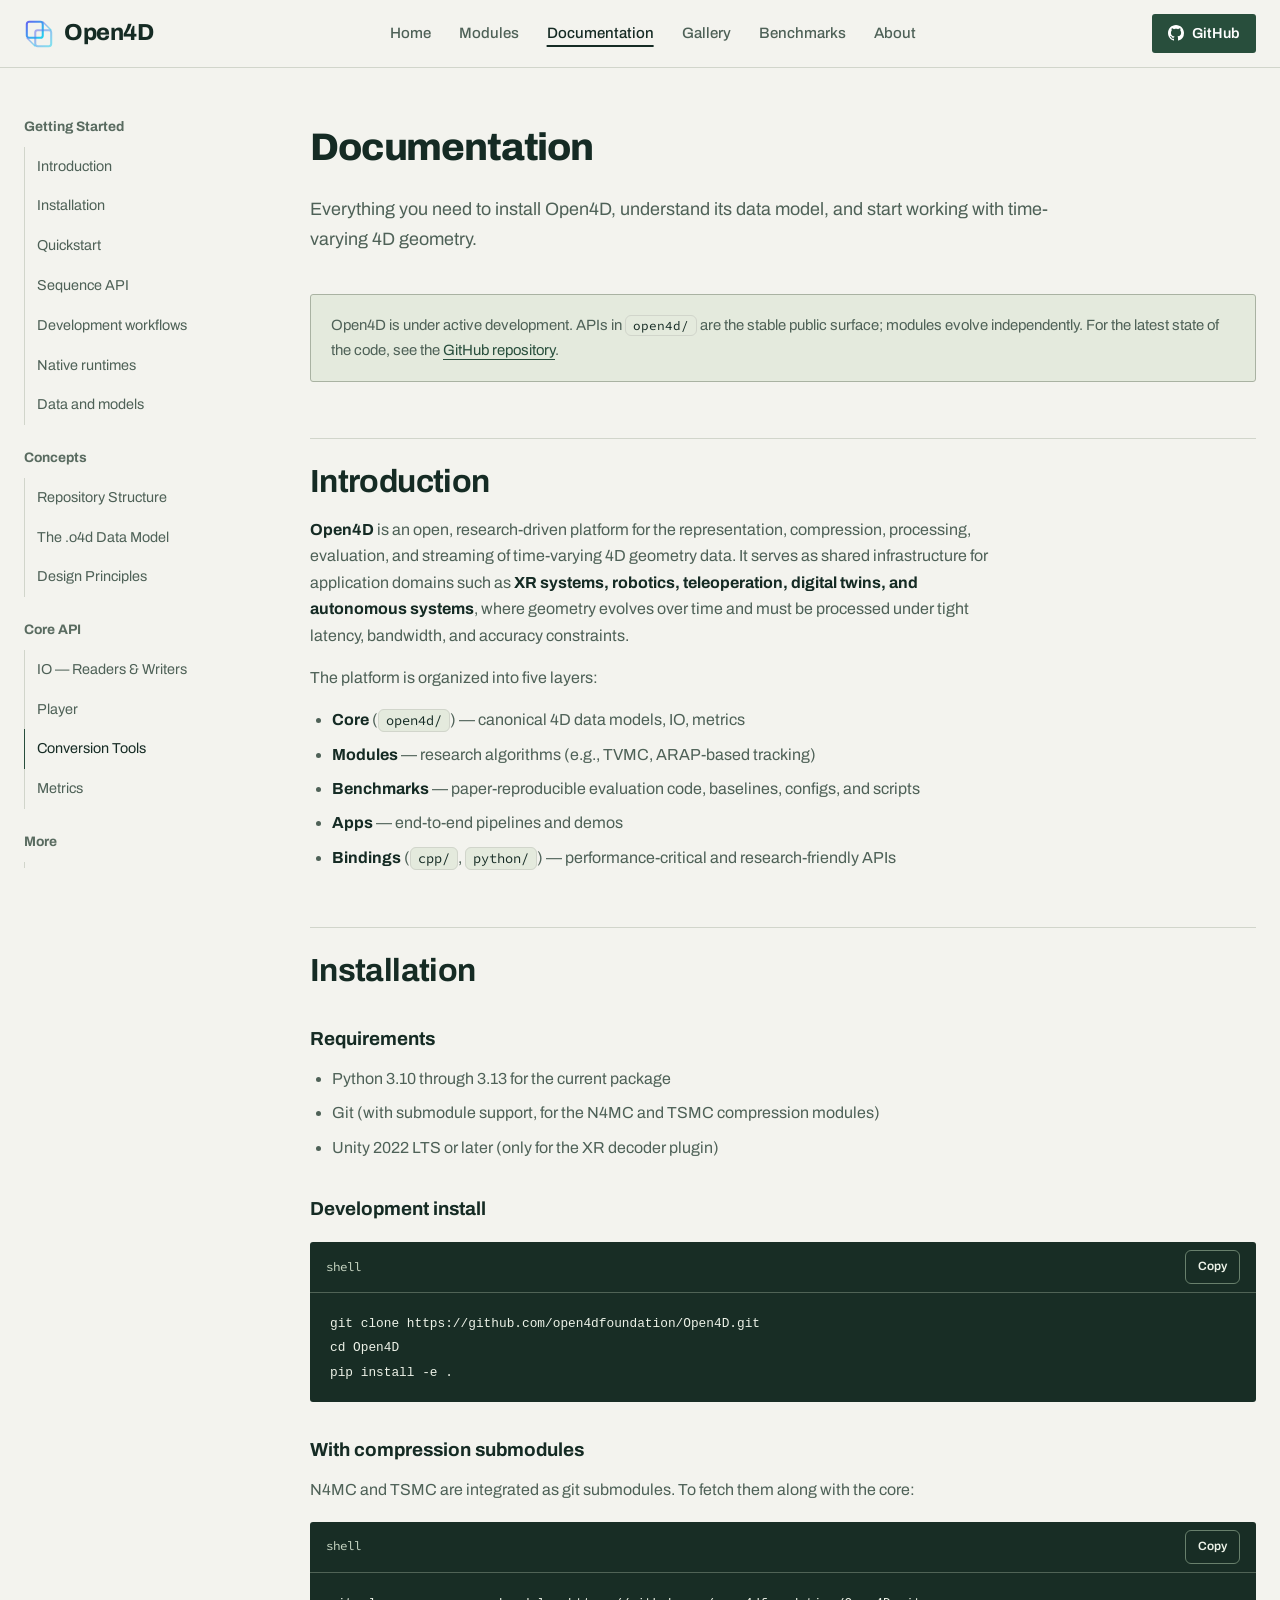
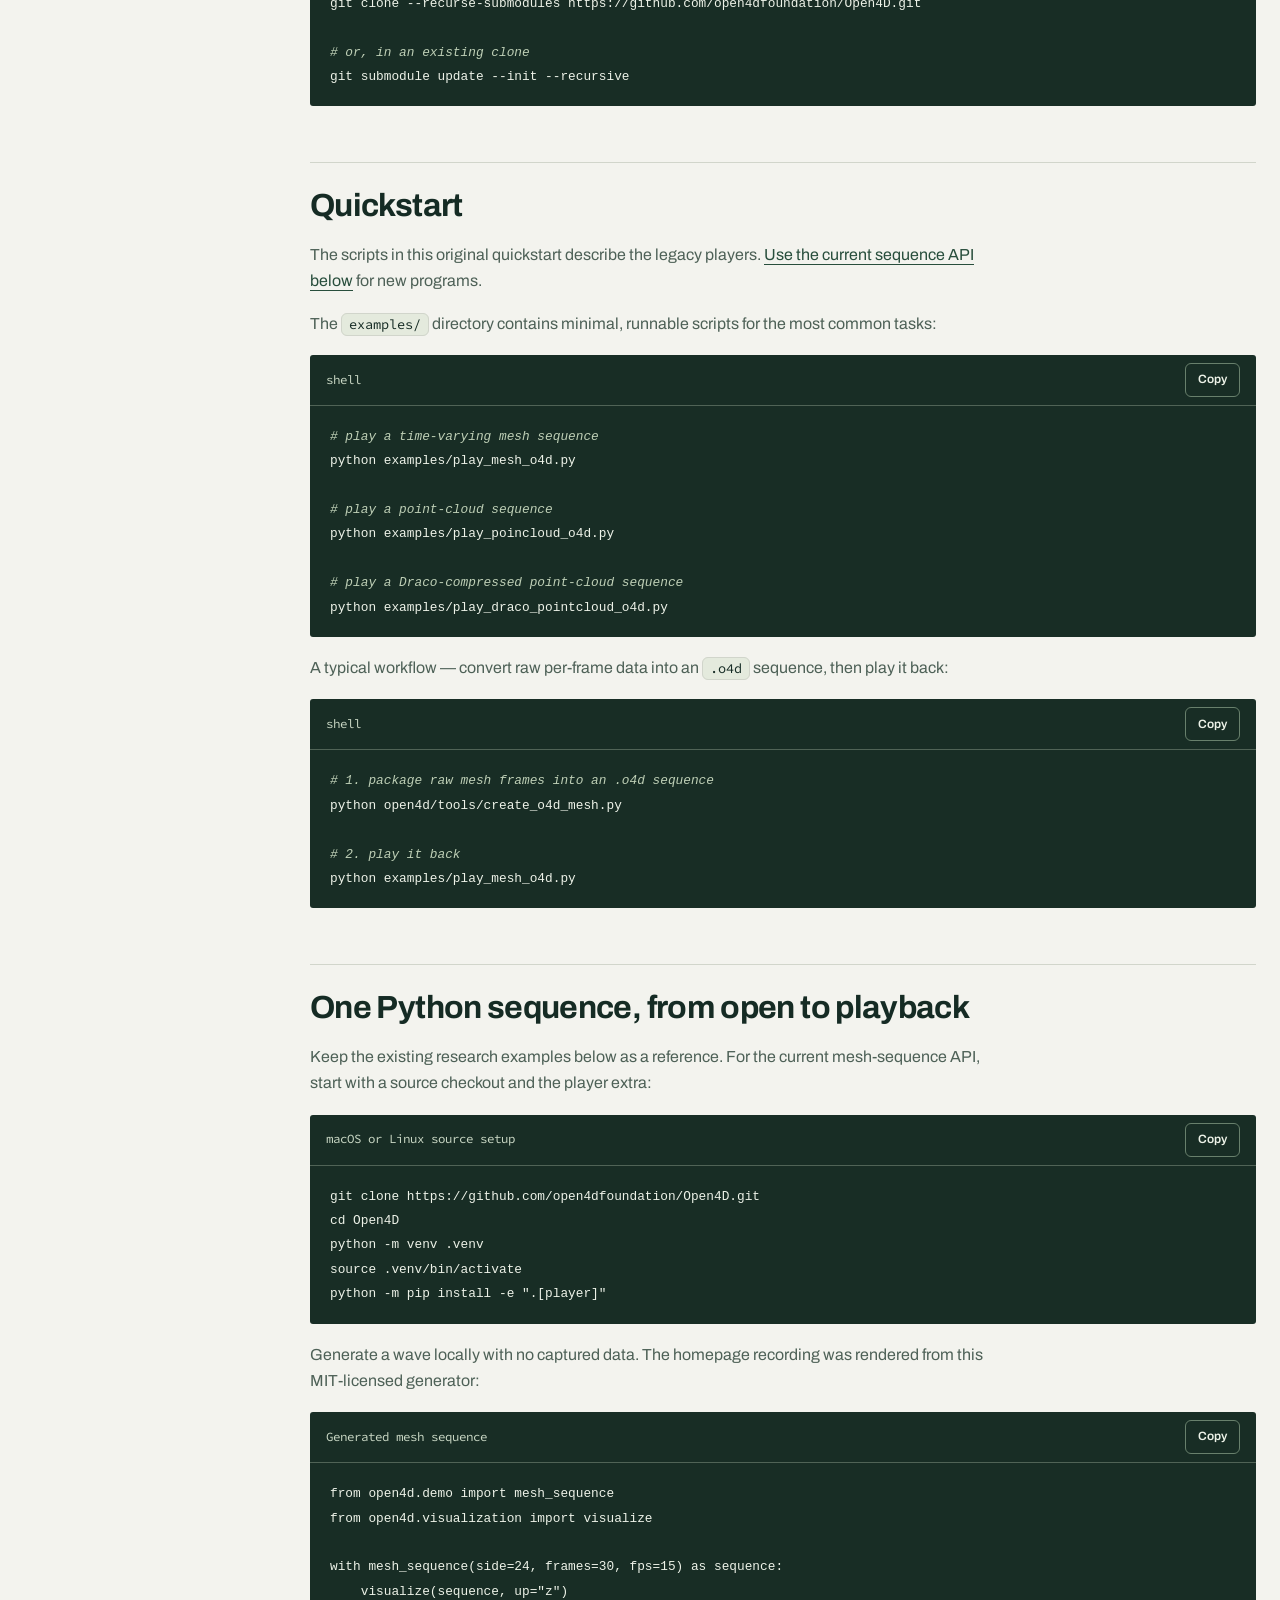
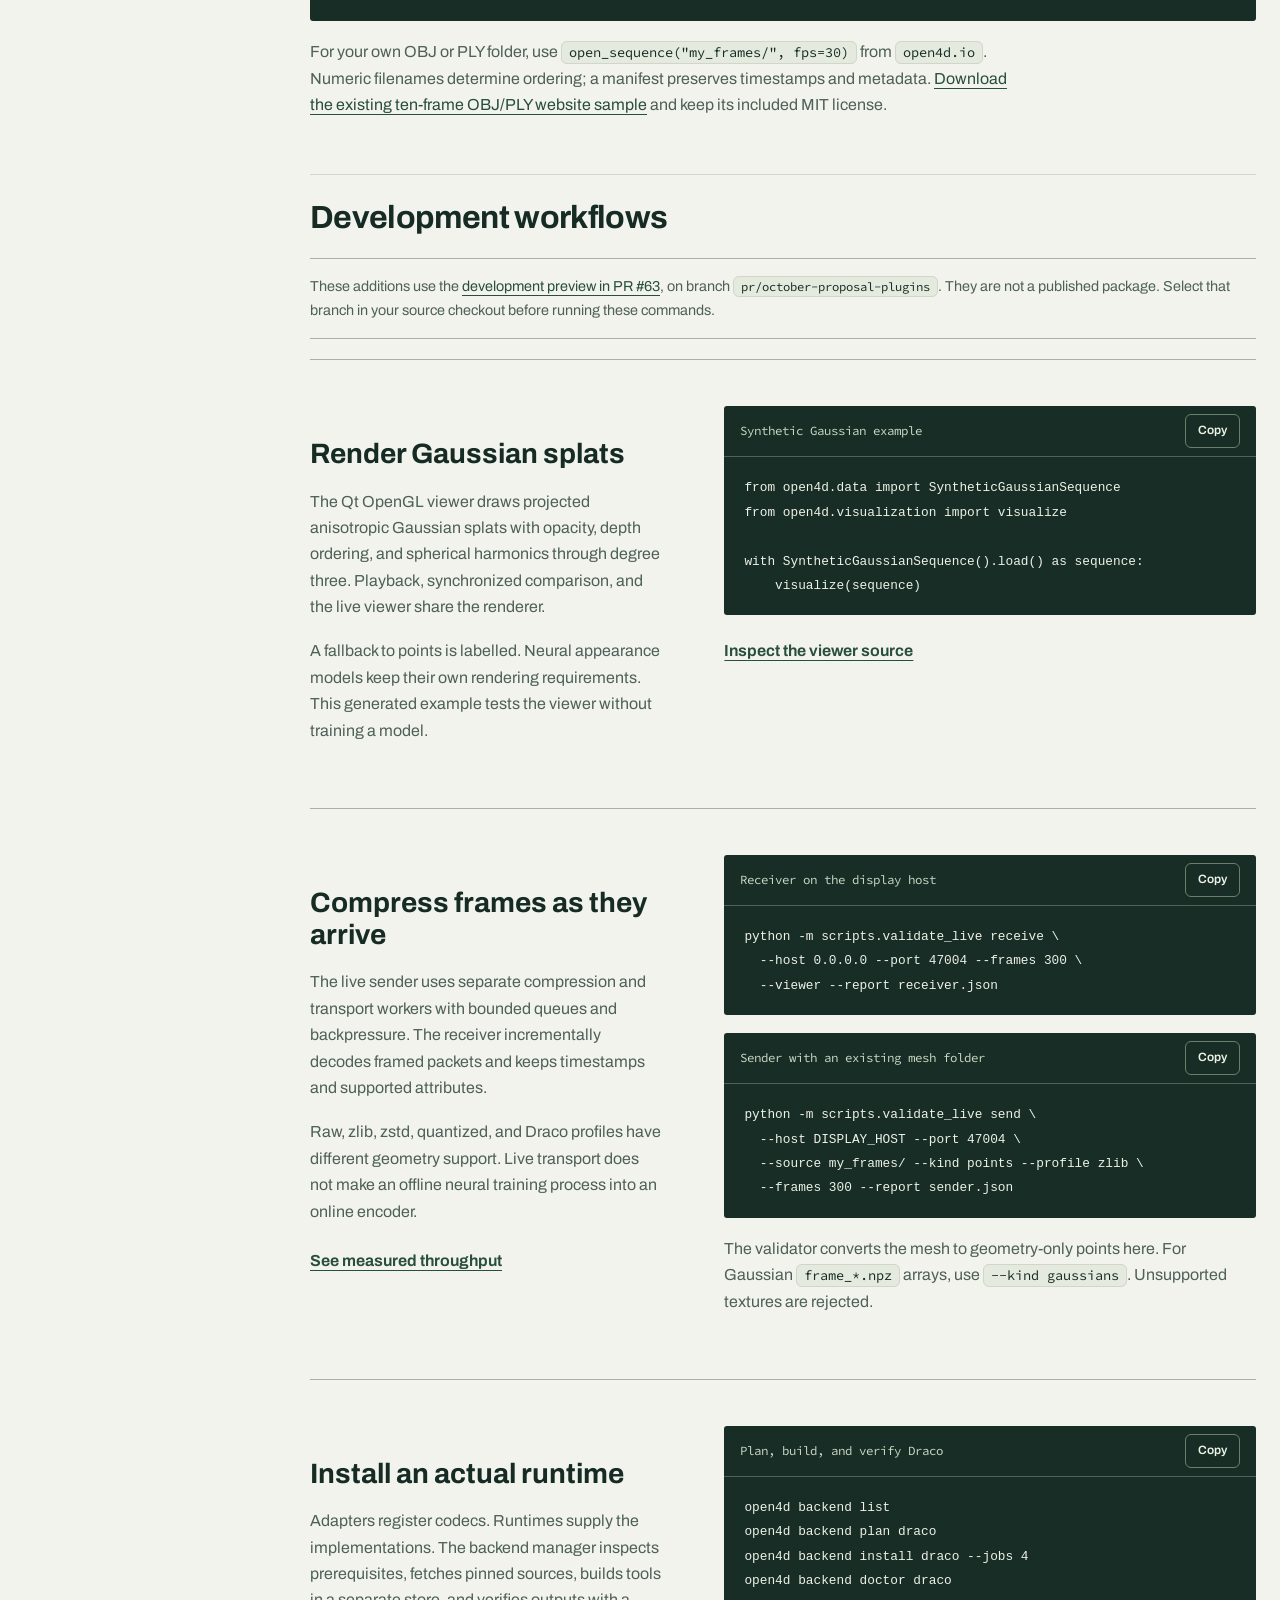
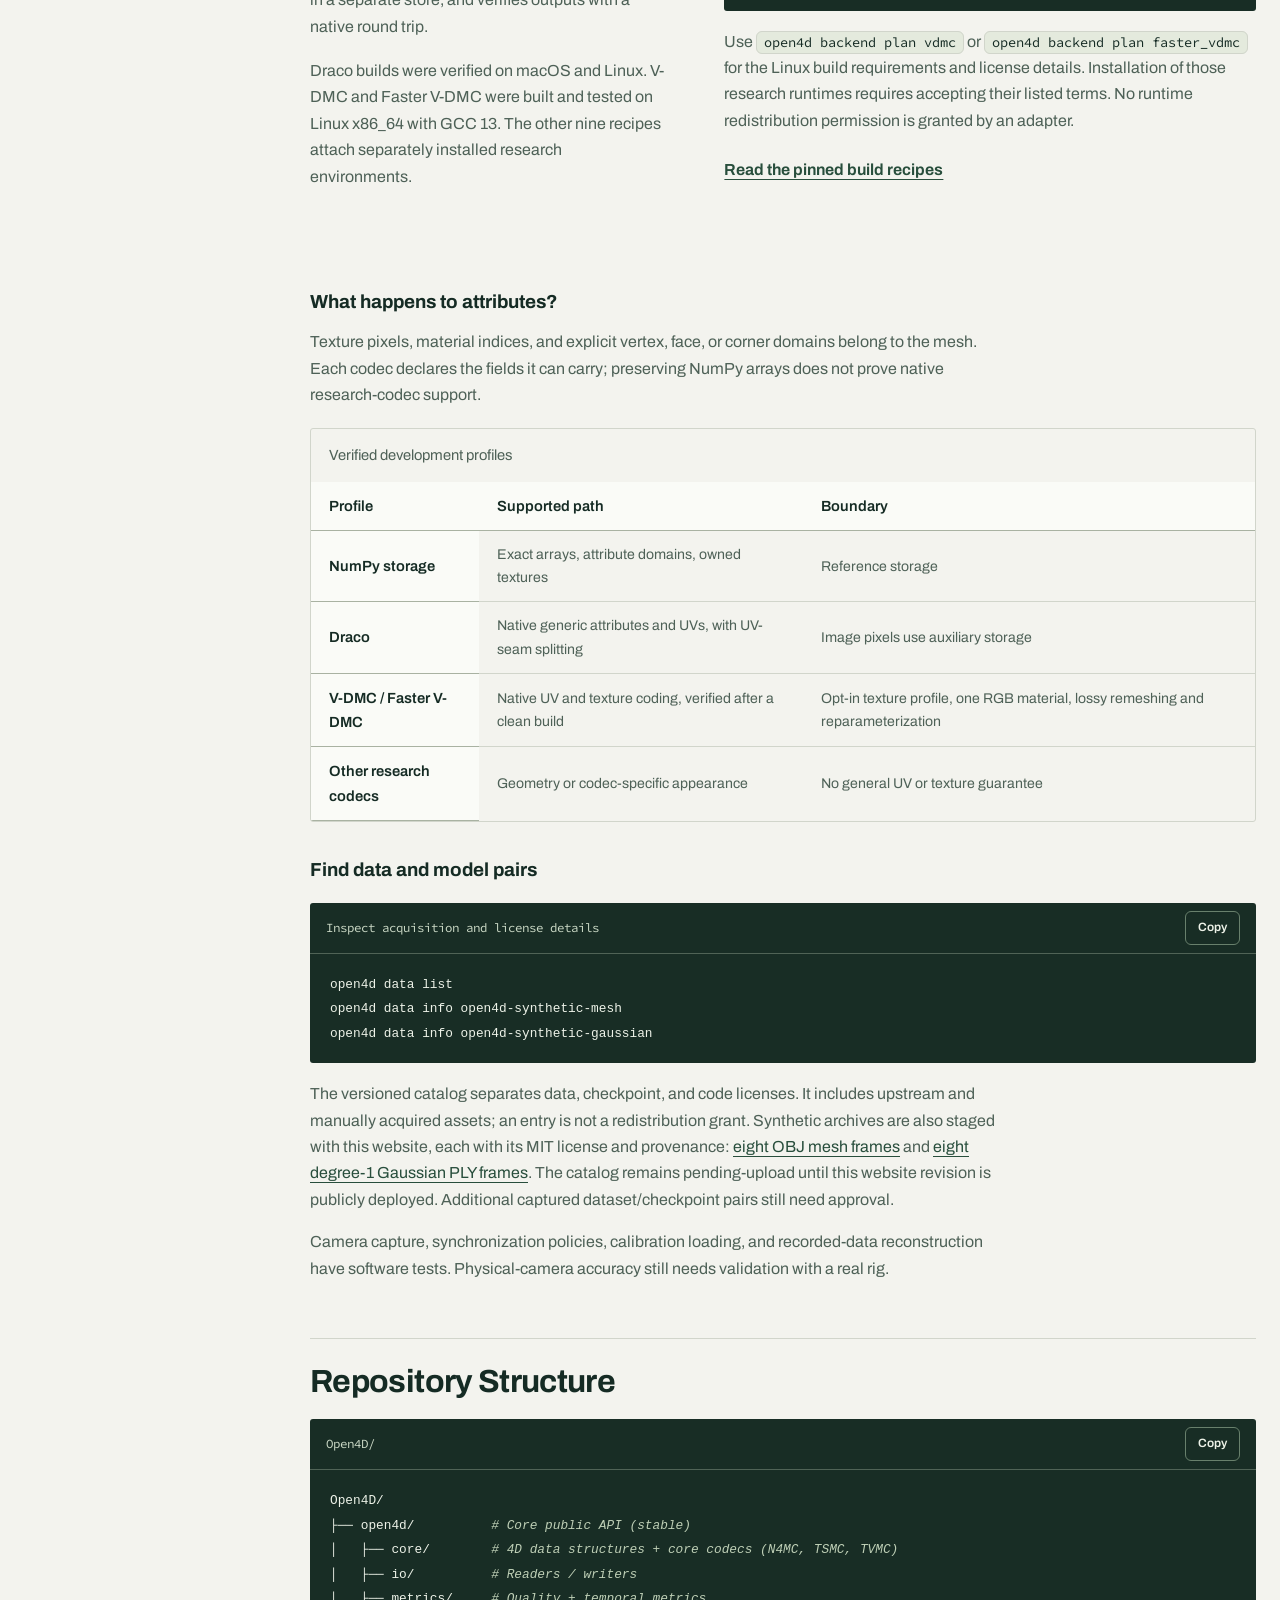
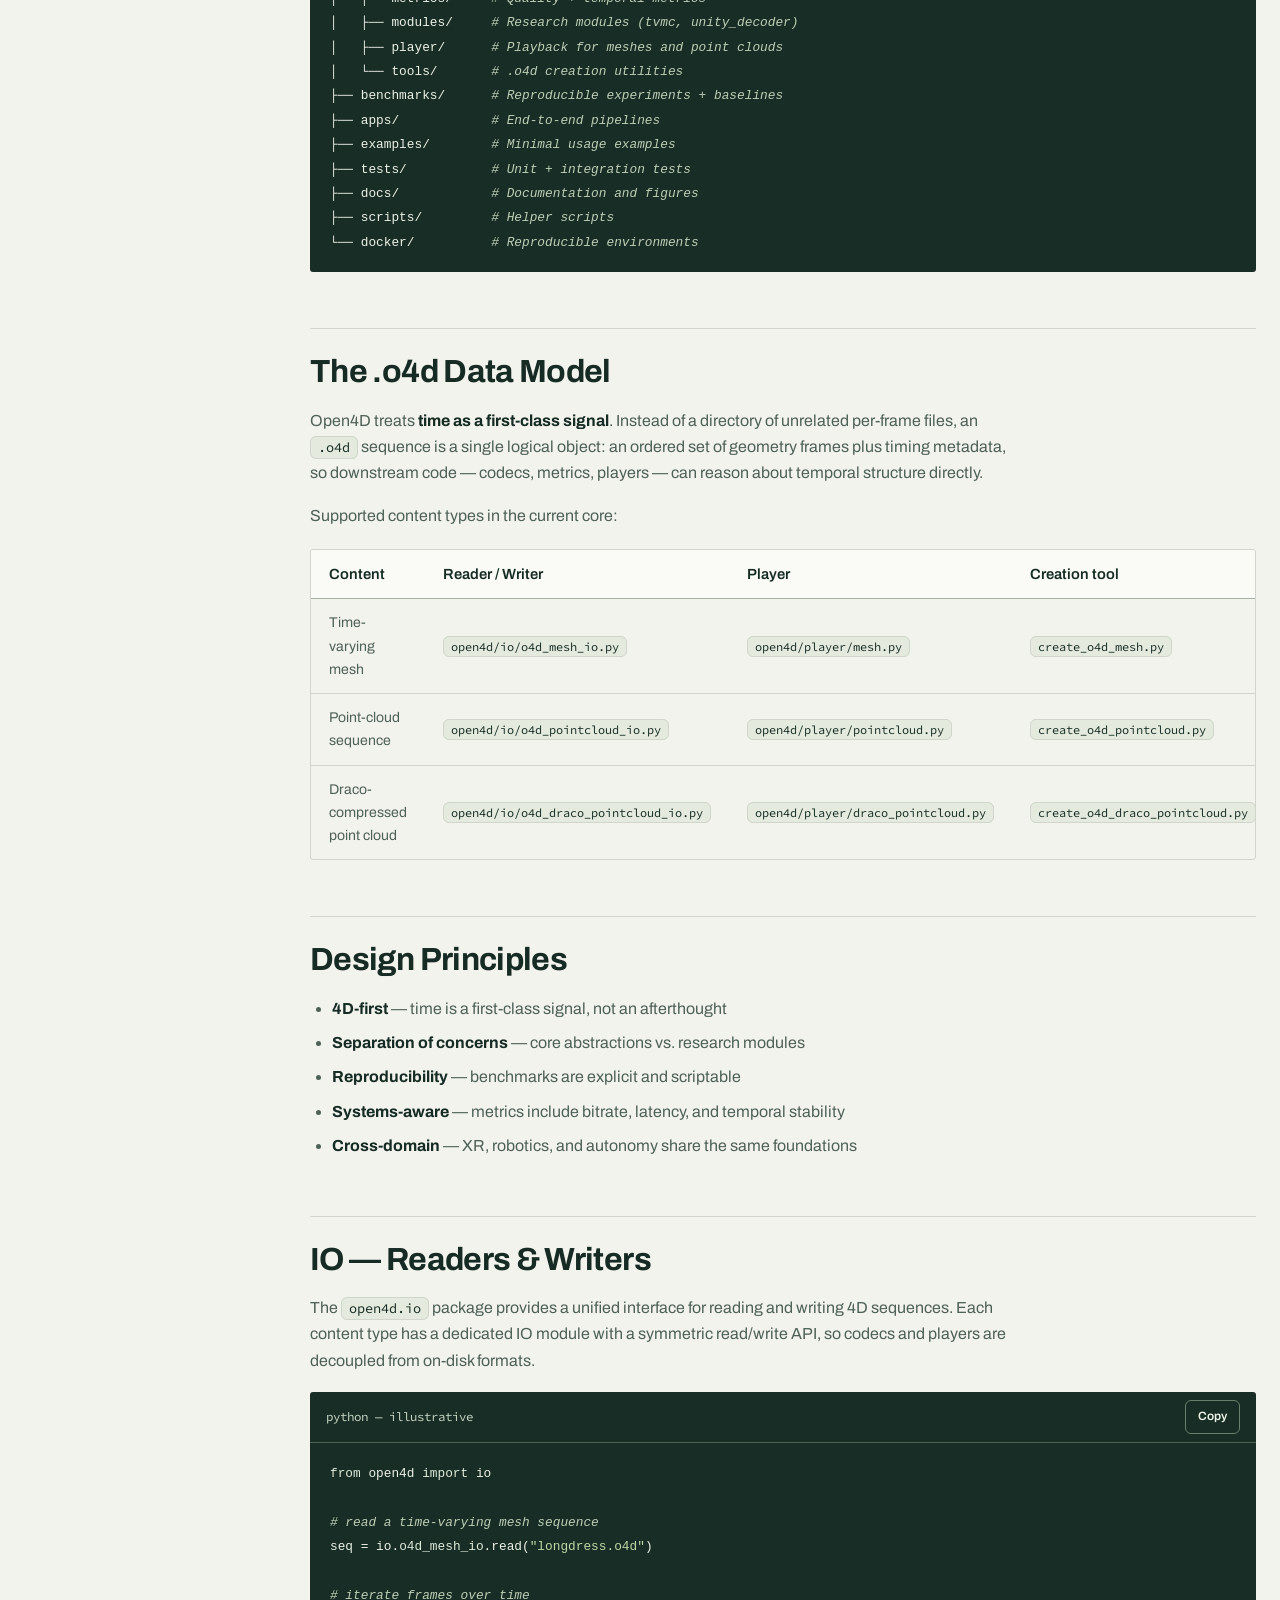
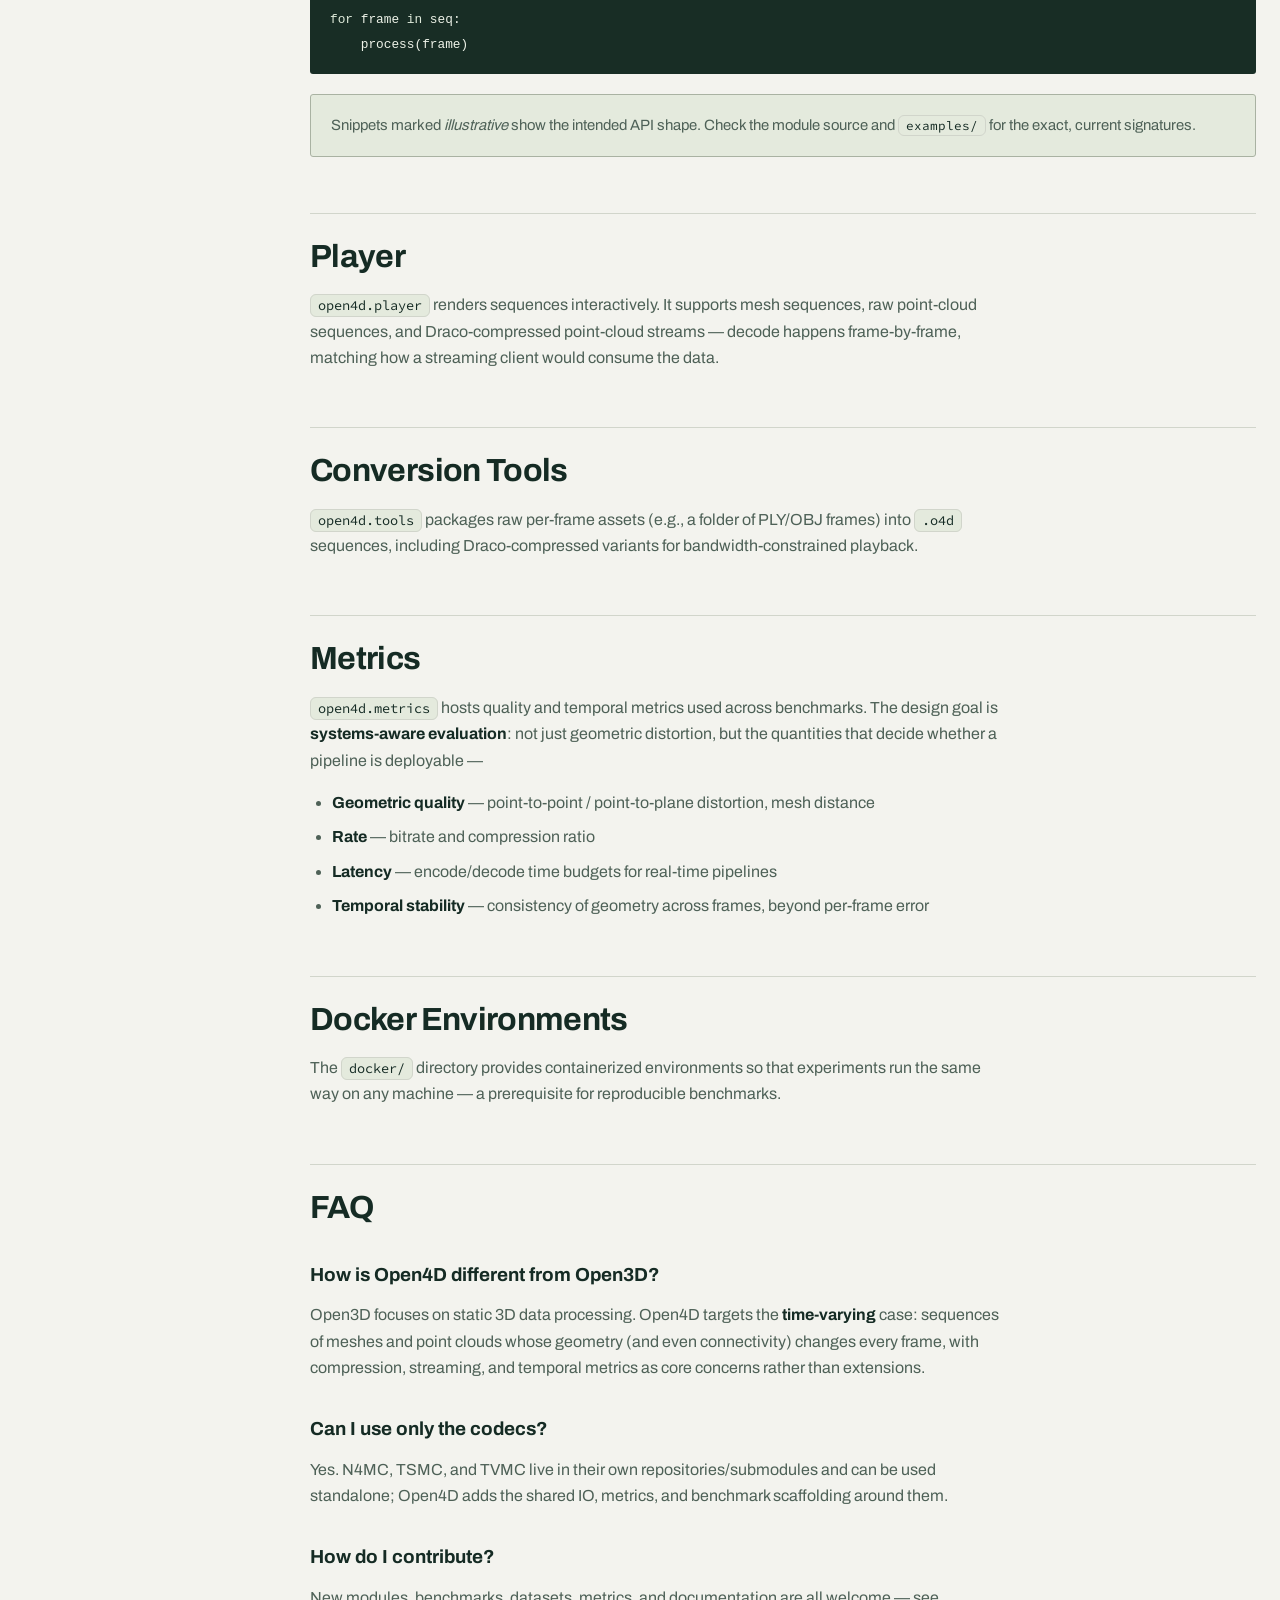
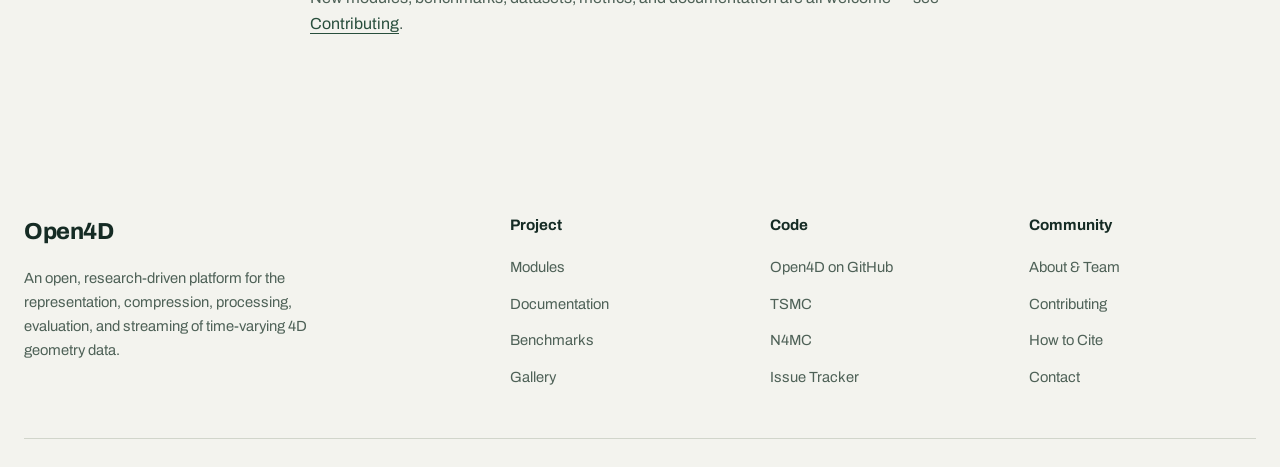
<file: documentation.html>
<!DOCTYPE html>
<html lang="en">
<head>
  <meta charset="UTF-8" />
  <meta name="viewport" content="width=device-width, initial-scale=1.0" />
  <title>Documentation — Open4D</title>
  <meta name="description" content="Open4D documentation: installation, quickstart, repository structure, core API, IO, metrics, and examples." />
  <link rel="stylesheet" href="css/style.css" />
  <meta name="theme-color" content="#f3f3ee" />
  <link rel="canonical" href="https://open4dfoundation.github.io/documentation.html" />
  <link rel="icon" type="image/svg+xml" href="assets/favicon.svg" />
</head>
<body>
  <a class="skip-link" href="#main-content">Skip to content</a>

  <header class="nav">
    <div class="nav-inner">
      <a href="index.html" class="nav-logo">
        <svg class="logo-mark" viewBox="0 0 32 32" xmlns="http://www.w3.org/2000/svg" aria-hidden="true">
          <defs>
            <linearGradient id="logo-grad" x1="0" y1="0" x2="1" y2="1">
              <stop offset="0" stop-color="#6366f1"/><stop offset="1" stop-color="#22d3ee"/>
            </linearGradient>
          </defs>
          <rect x="3" y="3" width="17" height="17" rx="2.5" fill="none" stroke="url(#logo-grad)" stroke-width="2.2"/>
          <rect x="12" y="12" width="17" height="17" rx="2.5" fill="none" stroke="url(#logo-grad)" stroke-width="2.2" opacity="0.55"/>
          <line x1="20" y1="3" x2="29" y2="12" stroke="url(#logo-grad)" stroke-width="1.6" opacity="0.55"/>
          <line x1="3" y1="20" x2="12" y2="29" stroke="url(#logo-grad)" stroke-width="1.6" opacity="0.55"/>
        </svg>
        <span>Open<span class="logo-4d">4D</span></span>
      </a>
      <nav aria-label="Primary navigation">
        <ul class="nav-links" id="nav-links">
          <li><a href="index.html">Home</a></li>
          <li><a href="modules.html">Modules</a></li>
          <li><a href="documentation.html" class="active" aria-current="page">Documentation</a></li>
          <li><a href="gallery.html">Gallery</a></li>
          <li><a href="benchmarks.html">Benchmarks</a></li>
          <li><a href="about.html">About</a></li>
        </ul>
      </nav>
      <a class="nav-cta" href="https://github.com/open4dfoundation/Open4D" target="_blank" rel="noopener">
        <svg viewBox="0 0 16 16" aria-hidden="true"><path d="M8 0C3.58 0 0 3.58 0 8c0 3.54 2.29 6.53 5.47 7.59.4.07.55-.17.55-.38 0-.19-.01-.82-.01-1.49-2.01.37-2.53-.49-2.69-.94-.09-.23-.48-.94-.82-1.13-.28-.15-.68-.52-.01-.53.63-.01 1.08.58 1.23.82.72 1.21 1.87.87 2.33.66.07-.52.28-.87.51-1.07-1.78-.2-3.64-.89-3.64-3.95 0-.87.31-1.59.82-2.15-.08-.2-.36-1.02.08-2.12 0 0 .67-.21 2.2.82.64-.18 1.32-.27 2-.27s1.36.09 2 .27c1.53-1.04 2.2-.82 2.2-.82.44 1.1.16 1.92.08 2.12.51.56.82 1.27.82 2.15 0 3.07-1.87 3.75-3.65 3.95.29.25.54.73.54 1.48 0 1.07-.01 1.93-.01 2.2 0 .21.15.46.55.38A8.01 8.01 0 0 0 16 8c0-4.42-3.58-8-8-8z"/></svg>
        GitHub
      </a>
      <button class="nav-toggle" id="nav-toggle" aria-label="Open navigation" aria-expanded="false" aria-controls="nav-links"><svg viewBox="0 0 24 24" aria-hidden="true"><path d="M4 6h16M4 12h16M4 18h16"/></svg></button>
    </div>
  </header>

  <main id="main-content">

  <div class="container docs-layout">

    <!-- Sidebar -->
    <aside class="docs-sidebar">
      <h5>Getting Started</h5>
      <ul>
        <li><a href="#introduction">Introduction</a></li>
        <li><a href="#installation">Installation</a></li>
        <li><a href="#quickstart">Quickstart</a></li>
        <li><a href="#sequence-api">Sequence API</a></li>
        <li><a href="#development-workflows">Development workflows</a></li>
        <li><a href="#native-backends">Native runtimes</a></li>
        <li><a href="#data-catalog">Data and models</a></li>
      </ul>
      <h5>Concepts</h5>
      <ul>
        <li><a href="#structure">Repository Structure</a></li>
        <li><a href="#data-model">The .o4d Data Model</a></li>
        <li><a href="#design">Design Principles</a></li>
      </ul>
      <h5>Core API</h5>
      <ul>
        <li><a href="#io">IO — Readers &amp; Writers</a></li>
        <li><a href="#player">Player</a></li>
        <li><a href="#tools">Conversion Tools</a></li>
        <li><a href="#metrics">Metrics</a></li>
      </ul>
      <h5>More</h5>
      <ul>
        <li><a href="#docker">Docker Environments</a></li>
        <li><a href="#faq">FAQ</a></li>
      </ul>
    </aside>

    <!-- Content -->
    <div class="docs-content">
      <h1>Documentation</h1>
      <p class="lead">
        Everything you need to install Open4D, understand its data model, and start working with
        time-varying 4D geometry.
      </p>

      <div class="callout">
        <span class="callout-icon">💡</span>
        <p>Open4D is under active development. APIs in <code>open4d/</code> are the stable public surface; modules evolve independently. For the latest state of the code, see the <a href="https://github.com/open4dfoundation/Open4D" target="_blank" rel="noopener">GitHub repository</a>.</p>
      </div>

      <h2 id="introduction">Introduction</h2>
      <p>
        <strong>Open4D</strong> is an open, research-driven platform for the representation, compression,
        processing, evaluation, and streaming of time-varying 4D geometry data. It serves as shared
        infrastructure for application domains such as <strong>XR systems, robotics, teleoperation,
        digital twins, and autonomous systems</strong>, where geometry evolves over time and must be
        processed under tight latency, bandwidth, and accuracy constraints.
      </p>
      <p>
        The platform is organized into five layers:
      </p>
      <ul>
        <li><strong>Core</strong> (<code>open4d/</code>) — canonical 4D data models, IO, metrics</li>
        <li><strong>Modules</strong> — research algorithms (e.g., TVMC, ARAP-based tracking)</li>
        <li><strong>Benchmarks</strong> — paper-reproducible evaluation code, baselines, configs, and scripts</li>
        <li><strong>Apps</strong> — end-to-end pipelines and demos</li>
        <li><strong>Bindings</strong> (<code>cpp/</code>, <code>python/</code>) — performance-critical and research-friendly APIs</li>
      </ul>

      <h2 id="installation">Installation</h2>
      <h3>Requirements</h3>
      <ul>
        <li>Python 3.10 through 3.13 for the current package</li>
        <li>Git (with submodule support, for the N4MC and TSMC compression modules)</li>
        <li>Unity 2022 LTS or later (only for the XR decoder plugin)</li>
      </ul>
      <h3>Development install</h3>
      <div class="code-block">
        <div class="code-head"><span>shell</span><button class="copy-btn">Copy</button></div>
        <pre><code>git clone https://github.com/open4dfoundation/Open4D.git
cd Open4D
pip install -e .</code></pre>
      </div>
      <h3>With compression submodules</h3>
      <p>N4MC and TSMC are integrated as git submodules. To fetch them along with the core:</p>
      <div class="code-block">
        <div class="code-head"><span>shell</span><button class="copy-btn">Copy</button></div>
        <pre><code>git clone --recurse-submodules https://github.com/open4dfoundation/Open4D.git

<span class="cm"># or, in an existing clone</span>
git submodule update --init --recursive</code></pre>
      </div>

      <h2 id="quickstart">Quickstart</h2>
      <p>The scripts in this original quickstart describe the legacy players. <a href="#sequence-api">Use the current sequence API below</a> for new programs.</p>
      <p>The <code>examples/</code> directory contains minimal, runnable scripts for the most common tasks:</p>
      <div class="code-block">
        <div class="code-head"><span>shell</span><button class="copy-btn">Copy</button></div>
        <pre><code><span class="cm"># play a time-varying mesh sequence</span>
python examples/play_mesh_o4d.py

<span class="cm"># play a point-cloud sequence</span>
python examples/play_poincloud_o4d.py

<span class="cm"># play a Draco-compressed point-cloud sequence</span>
python examples/play_draco_pointcloud_o4d.py</code></pre>
      </div>
      <p>A typical workflow — convert raw per-frame data into an <code>.o4d</code> sequence, then play it back:</p>
      <div class="code-block">
        <div class="code-head"><span>shell</span><button class="copy-btn">Copy</button></div>
        <pre><code><span class="cm"># 1. package raw mesh frames into an .o4d sequence</span>
python open4d/tools/create_o4d_mesh.py

<span class="cm"># 2. play it back</span>
python examples/play_mesh_o4d.py</code></pre>
      </div>


      <h2 id="sequence-api">One Python sequence, from open to playback</h2>
      <p>Keep the existing research examples below as a reference. For the current mesh-sequence API, start with a source checkout and the player extra:</p>
      <div class="code-block"><div class="code-head"><span>macOS or Linux source setup</span><button class="copy-btn" type="button">Copy</button></div><pre tabindex="0"><code>git clone https://github.com/open4dfoundation/Open4D.git
cd Open4D
python -m venv .venv
source .venv/bin/activate
python -m pip install -e &quot;.[player]&quot;</code></pre></div>
      <p>Generate a wave locally with no captured data. The homepage recording was rendered from this MIT-licensed generator:</p>
      <div class="code-block"><div class="code-head"><span>Generated mesh sequence</span><button class="copy-btn" type="button">Copy</button></div><pre tabindex="0"><code>from open4d.demo import mesh_sequence
from open4d.visualization import visualize

with mesh_sequence(side=24, frames=30, fps=15) as sequence:
    visualize(sequence, up=&quot;z&quot;)</code></pre></div>
      <p>For your own OBJ or PLY folder, use <code>open_sequence("my_frames/", fps=30)</code> from <code>open4d.io</code>. Numeric filenames determine ordering; a manifest preserves timestamps and metadata. <a href="assets/open4d-mesh-sequence.zip" download>Download the existing ten-frame OBJ/PLY website sample</a> and keep its included MIT license.</p>
      <h2 id="development-workflows">Development workflows</h2>
      <div class="site-notice">These additions use the <a href="https://github.com/open4dfoundation/Open4D/pull/63">development preview in PR #63</a>, on branch <code>pr/october-proposal-plugins</code>. They are not a published package. Select that branch in your source checkout before running these commands.</div>
      <div class="workflow-row" id="gaussian-playback">
        <div><h3>Render Gaussian splats</h3><p>The Qt OpenGL viewer draws projected anisotropic Gaussian splats with opacity, depth ordering, and spherical harmonics through degree three. Playback, synchronized comparison, and the live viewer share the renderer.</p><p>A fallback to points is labelled. Neural appearance models keep their own rendering requirements. This generated example tests the viewer without training a model.</p></div>
        <div><div class="code-block"><div class="code-head"><span>Synthetic Gaussian example</span><button class="copy-btn" type="button">Copy</button></div><pre tabindex="0"><code>from open4d.data import SyntheticGaussianSequence
from open4d.visualization import visualize

with SyntheticGaussianSequence().load() as sequence:
    visualize(sequence)</code></pre></div><a class="source-link" href="https://github.com/open4dfoundation/Open4D/tree/pr/october-proposal-plugins/open4d/visualization" target="_blank" rel="noopener">Inspect the viewer source</a></div>
      </div>
      <div class="workflow-row" id="live-streaming">
        <div><h3>Compress frames as they arrive</h3><p>The live sender uses separate compression and transport workers with bounded queues and backpressure. The receiver incrementally decodes framed packets and keeps timestamps and supported attributes.</p><p>Raw, zlib, zstd, quantized, and Draco profiles have different geometry support. Live transport does not make an offline neural training process into an online encoder.</p><a class="source-link" href="benchmarks.html#live-results">See measured throughput</a></div>
        <div><div class="code-block"><div class="code-head"><span>Receiver on the display host</span><button class="copy-btn" type="button">Copy</button></div><pre tabindex="0"><code>python -m scripts.validate_live receive \
  --host 0.0.0.0 --port 47004 --frames 300 \
  --viewer --report receiver.json</code></pre></div><div class="code-block"><div class="code-head"><span>Sender with an existing mesh folder</span><button class="copy-btn" type="button">Copy</button></div><pre tabindex="0"><code>python -m scripts.validate_live send \
  --host DISPLAY_HOST --port 47004 \
  --source my_frames/ --kind points --profile zlib \
  --frames 300 --report sender.json</code></pre></div><p>The validator converts the mesh to geometry-only points here. For Gaussian <code>frame_*.npz</code> arrays, use <code>--kind gaussians</code>. Unsupported textures are rejected.</p></div>
      </div>
      <div class="workflow-row" id="native-backends">
        <div><h3>Install an actual runtime</h3><p>Adapters register codecs. Runtimes supply the implementations. The backend manager inspects prerequisites, fetches pinned sources, builds tools in a separate store, and verifies outputs with a native round trip.</p><p>Draco builds were verified on macOS and Linux. V-DMC and Faster V-DMC were built and tested on Linux x86_64 with GCC 13. The other nine recipes attach separately installed research environments.</p></div>
        <div><div class="code-block"><div class="code-head"><span>Plan, build, and verify Draco</span><button class="copy-btn" type="button">Copy</button></div><pre tabindex="0"><code>open4d backend list
open4d backend plan draco
open4d backend install draco --jobs 4
open4d backend doctor draco</code></pre></div><p>Use <code>open4d backend plan vdmc</code> or <code>open4d backend plan faster_vdmc</code> for the Linux build requirements and license details. Installation of those research runtimes requires accepting their listed terms. No runtime redistribution permission is granted by an adapter.</p><a class="source-link" href="https://github.com/open4dfoundation/Open4D/tree/pr/october-proposal-plugins/open4d/backends/recipes" target="_blank" rel="noopener">Read the pinned build recipes</a></div>
      </div>
      <h3 id="codec-attributes">What happens to attributes?</h3>
      <p>Texture pixels, material indices, and explicit vertex, face, or corner domains belong to the mesh. Each codec declares the fields it can carry; preserving NumPy arrays does not prove native research-codec support.</p>
      <div class="table-wrap" tabindex="0" aria-label="Scrollable native attribute support"><table><caption>Verified development profiles</caption><thead><tr><th>Profile</th><th>Supported path</th><th>Boundary</th></tr></thead><tbody>
      <tr><th scope="row">NumPy storage</th><td>Exact arrays, attribute domains, owned textures</td><td>Reference storage</td></tr>
      <tr><th scope="row">Draco</th><td>Native generic attributes and UVs, with UV-seam splitting</td><td>Image pixels use auxiliary storage</td></tr>
      <tr><th scope="row">V-DMC / Faster V-DMC</th><td>Native UV and texture coding, verified after a clean build</td><td>Opt-in texture profile, one RGB material, lossy remeshing and reparameterization</td></tr>
      <tr><th scope="row">Other research codecs</th><td>Geometry or codec-specific appearance</td><td>No general UV or texture guarantee</td></tr>
      </tbody></table></div>
      <h3 id="data-catalog">Find data and model pairs</h3>
      <div class="code-block"><div class="code-head"><span>Inspect acquisition and license details</span><button class="copy-btn" type="button">Copy</button></div><pre tabindex="0"><code>open4d data list
open4d data info open4d-synthetic-mesh
open4d data info open4d-synthetic-gaussian</code></pre></div>
      <p>The versioned catalog separates data, checkpoint, and code licenses. It includes upstream and manually acquired assets; an entry is not a redistribution grant. Synthetic archives are also staged with this website, each with its MIT license and provenance: <a href="assets/samples/open4d-synthetic-mesh-1.0.0.tar" download>eight OBJ mesh frames</a> and <a href="assets/samples/open4d-synthetic-gaussian-1.0.0.tar" download>eight degree-1 Gaussian PLY frames</a>. The catalog remains pending-upload until this website revision is publicly deployed. Additional captured dataset/checkpoint pairs still need approval.</p>
      <p>Camera capture, synchronization policies, calibration loading, and recorded-data reconstruction have software tests. Physical-camera accuracy still needs validation with a real rig.</p>

      <h2 id="structure">Repository Structure</h2>
      <div class="code-block">
        <div class="code-head"><span>Open4D/</span><button class="copy-btn">Copy</button></div>
        <pre><code>Open4D/
├── open4d/          <span class="cm"># Core public API (stable)</span>
│   ├── core/        <span class="cm"># 4D data structures + core codecs (N4MC, TSMC, TVMC)</span>
│   ├── io/          <span class="cm"># Readers / writers</span>
│   ├── metrics/     <span class="cm"># Quality + temporal metrics</span>
│   ├── modules/     <span class="cm"># Research modules (tvmc, unity_decoder)</span>
│   ├── player/      <span class="cm"># Playback for meshes and point clouds</span>
│   └── tools/       <span class="cm"># .o4d creation utilities</span>
├── benchmarks/      <span class="cm"># Reproducible experiments + baselines</span>
├── apps/            <span class="cm"># End-to-end pipelines</span>
├── examples/        <span class="cm"># Minimal usage examples</span>
├── tests/           <span class="cm"># Unit + integration tests</span>
├── docs/            <span class="cm"># Documentation and figures</span>
├── scripts/         <span class="cm"># Helper scripts</span>
└── docker/          <span class="cm"># Reproducible environments</span></code></pre>
      </div>

      <h2 id="data-model">The .o4d Data Model</h2>
      <p>
        Open4D treats <strong>time as a first-class signal</strong>. Instead of a directory of unrelated
        per-frame files, an <code>.o4d</code> sequence is a single logical object: an ordered set of
        geometry frames plus timing metadata, so downstream code — codecs, metrics, players — can reason
        about temporal structure directly.
      </p>
      <p>Supported content types in the current core:</p>
      <div class="table-wrap" tabindex="0" aria-label="Scrollable data table">
        <table>
          <thead>
            <tr><th>Content</th><th>Reader / Writer</th><th>Player</th><th>Creation tool</th></tr>
          </thead>
          <tbody>
            <tr>
              <td>Time-varying mesh</td>
              <td><code>open4d/io/o4d_mesh_io.py</code></td>
              <td><code>open4d/player/mesh.py</code></td>
              <td><code>create_o4d_mesh.py</code></td>
            </tr>
            <tr>
              <td>Point-cloud sequence</td>
              <td><code>open4d/io/o4d_pointcloud_io.py</code></td>
              <td><code>open4d/player/pointcloud.py</code></td>
              <td><code>create_o4d_pointcloud.py</code></td>
            </tr>
            <tr>
              <td>Draco-compressed point cloud</td>
              <td><code>open4d/io/o4d_draco_pointcloud_io.py</code></td>
              <td><code>open4d/player/draco_pointcloud.py</code></td>
              <td><code>create_o4d_draco_pointcloud.py</code></td>
            </tr>
          </tbody>
        </table>
      </div>

      <h2 id="design">Design Principles</h2>
      <ul>
        <li><strong>4D-first</strong> — time is a first-class signal, not an afterthought</li>
        <li><strong>Separation of concerns</strong> — core abstractions vs. research modules</li>
        <li><strong>Reproducibility</strong> — benchmarks are explicit and scriptable</li>
        <li><strong>Systems-aware</strong> — metrics include bitrate, latency, and temporal stability</li>
        <li><strong>Cross-domain</strong> — XR, robotics, and autonomy share the same foundations</li>
      </ul>

      <h2 id="io">IO — Readers &amp; Writers</h2>
      <p>
        The <code>open4d.io</code> package provides a unified interface for reading and writing 4D
        sequences. Each content type has a dedicated IO module with a symmetric read/write API, so codecs
        and players are decoupled from on-disk formats.
      </p>
      <div class="code-block">
        <div class="code-head"><span>python — illustrative</span><button class="copy-btn">Copy</button></div>
        <pre><code><span class="kw">from</span> open4d <span class="kw">import</span> io

<span class="cm"># read a time-varying mesh sequence</span>
seq = io.<span class="fn">o4d_mesh_io</span>.read(<span class="str">"longdress.o4d"</span>)

<span class="cm"># iterate frames over time</span>
<span class="kw">for</span> frame <span class="kw">in</span> seq:
    process(frame)</code></pre>
      </div>
      <div class="callout warn">
        <span class="callout-icon">⚠️</span>
        <p>Snippets marked <em>illustrative</em> show the intended API shape. Check the module source and <code>examples/</code> for the exact, current signatures.</p>
      </div>

      <h2 id="player">Player</h2>
      <p>
        <code>open4d.player</code> renders sequences interactively. It supports mesh sequences, raw
        point-cloud sequences, and Draco-compressed point-cloud streams — decode happens frame-by-frame,
        matching how a streaming client would consume the data.
      </p>

      <h2 id="tools">Conversion Tools</h2>
      <p>
        <code>open4d.tools</code> packages raw per-frame assets (e.g., a folder of PLY/OBJ frames) into
        <code>.o4d</code> sequences, including Draco-compressed variants for bandwidth-constrained playback.
      </p>

      <h2 id="metrics">Metrics</h2>
      <p>
        <code>open4d.metrics</code> hosts quality and temporal metrics used across benchmarks. The design
        goal is <strong>systems-aware evaluation</strong>: not just geometric distortion, but the
        quantities that decide whether a pipeline is deployable —
      </p>
      <ul>
        <li><strong>Geometric quality</strong> — point-to-point / point-to-plane distortion, mesh distance</li>
        <li><strong>Rate</strong> — bitrate and compression ratio</li>
        <li><strong>Latency</strong> — encode/decode time budgets for real-time pipelines</li>
        <li><strong>Temporal stability</strong> — consistency of geometry across frames, beyond per-frame error</li>
      </ul>

      <h2 id="docker">Docker Environments</h2>
      <p>
        The <code>docker/</code> directory provides containerized environments so that experiments run the
        same way on any machine — a prerequisite for reproducible benchmarks.
      </p>

      <h2 id="faq">FAQ</h2>
      <h3>How is Open4D different from Open3D?</h3>
      <p>
        Open3D focuses on static 3D data processing. Open4D targets the <strong>time-varying</strong> case:
        sequences of meshes and point clouds whose geometry (and even connectivity) changes every frame,
        with compression, streaming, and temporal metrics as core concerns rather than extensions.
      </p>
      <h3>Can I use only the codecs?</h3>
      <p>
        Yes. N4MC, TSMC, and TVMC live in their own repositories/submodules and can be used standalone;
        Open4D adds the shared IO, metrics, and benchmark scaffolding around them.
      </p>
      <h3>How do I contribute?</h3>
      <p>
        New modules, benchmarks, datasets, metrics, and documentation are all welcome — see
        <a href="about.html#contributing">Contributing</a>.
      </p>
    </div>
  </div>

  </main>

  <footer class="footer">
    <div class="container">
      <div class="footer-grid">
        <div class="footer-brand">
          <a href="index.html" class="nav-logo"><span>Open<span class="logo-4d">4D</span></span></a>
          <p>An open, research-driven platform for the representation, compression, processing, evaluation, and streaming of time-varying 4D geometry data.</p>
        </div>
        <div>
          <h5>Project</h5>
          <ul>
            <li><a href="modules.html">Modules</a></li>
            <li><a href="documentation.html">Documentation</a></li>
            <li><a href="benchmarks.html">Benchmarks</a></li>
            <li><a href="gallery.html">Gallery</a></li>
          </ul>
        </div>
        <div>
          <h5>Code</h5>
          <ul>
            <li><a href="https://github.com/open4dfoundation/Open4D" target="_blank" rel="noopener">Open4D on GitHub</a></li>
            <li><a href="https://github.com/SINRG-Lab/TSMC" target="_blank" rel="noopener">TSMC</a></li>
            <li><a href="https://github.com/frozzzen3/N4MC" target="_blank" rel="noopener">N4MC</a></li>
            <li><a href="https://github.com/open4dfoundation/Open4D/issues" target="_blank" rel="noopener">Issue Tracker</a></li>
          </ul>
        </div>
        <div>
          <h5>Community</h5>
          <ul>
            <li><a href="about.html">About &amp; Team</a></li>
            <li><a href="about.html#contributing">Contributing</a></li>
            <li><a href="about.html#citation">How to Cite</a></li>
            <li><a href="mailto:m.dasari@northeastern.edu">Contact</a></li>
          </ul>
        </div>
      </div>
      <div class="footer-bottom">
        <span>© 2026 Open4D · SINRG Lab, Northeastern University</span>
        <span>Open-source research infrastructure for 4D geometry</span>
      </div>
    </div>
  </footer>

  <script src="js/main.js"></script>
</body>
</html>
</file>
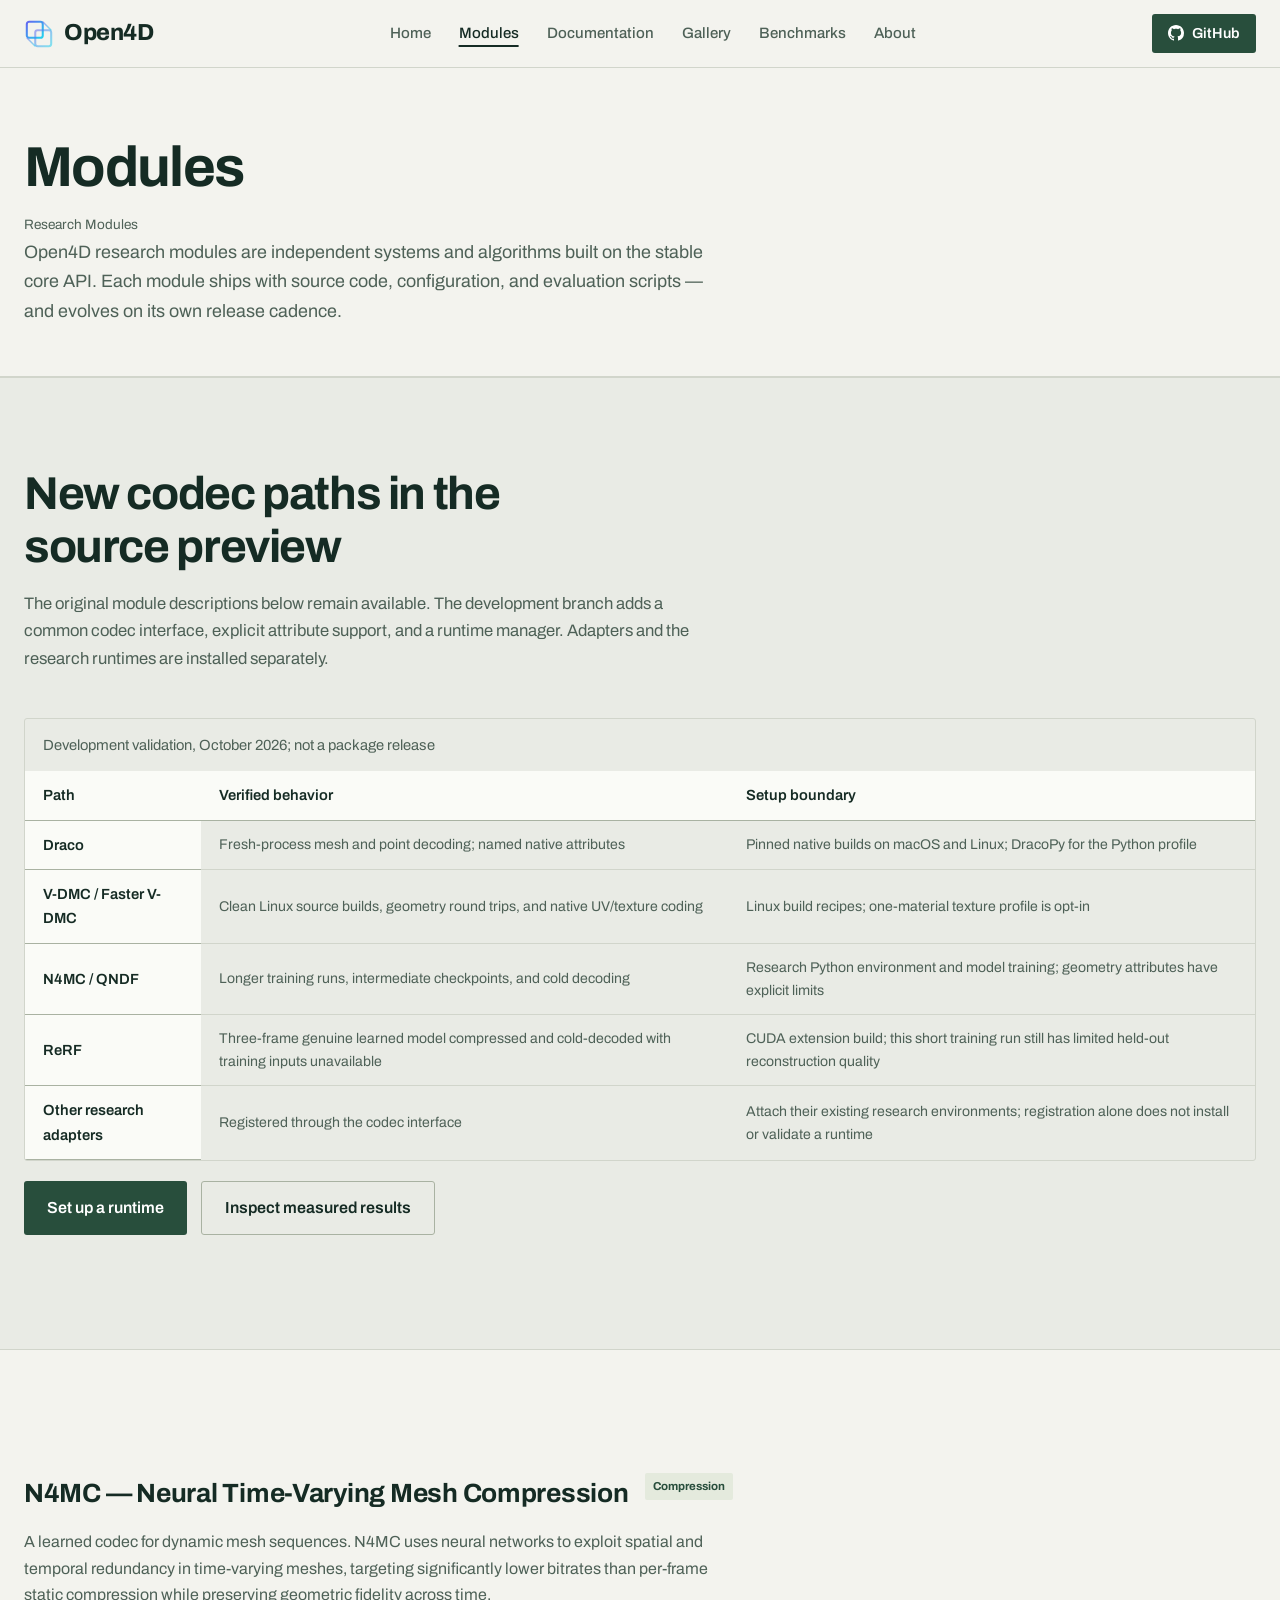
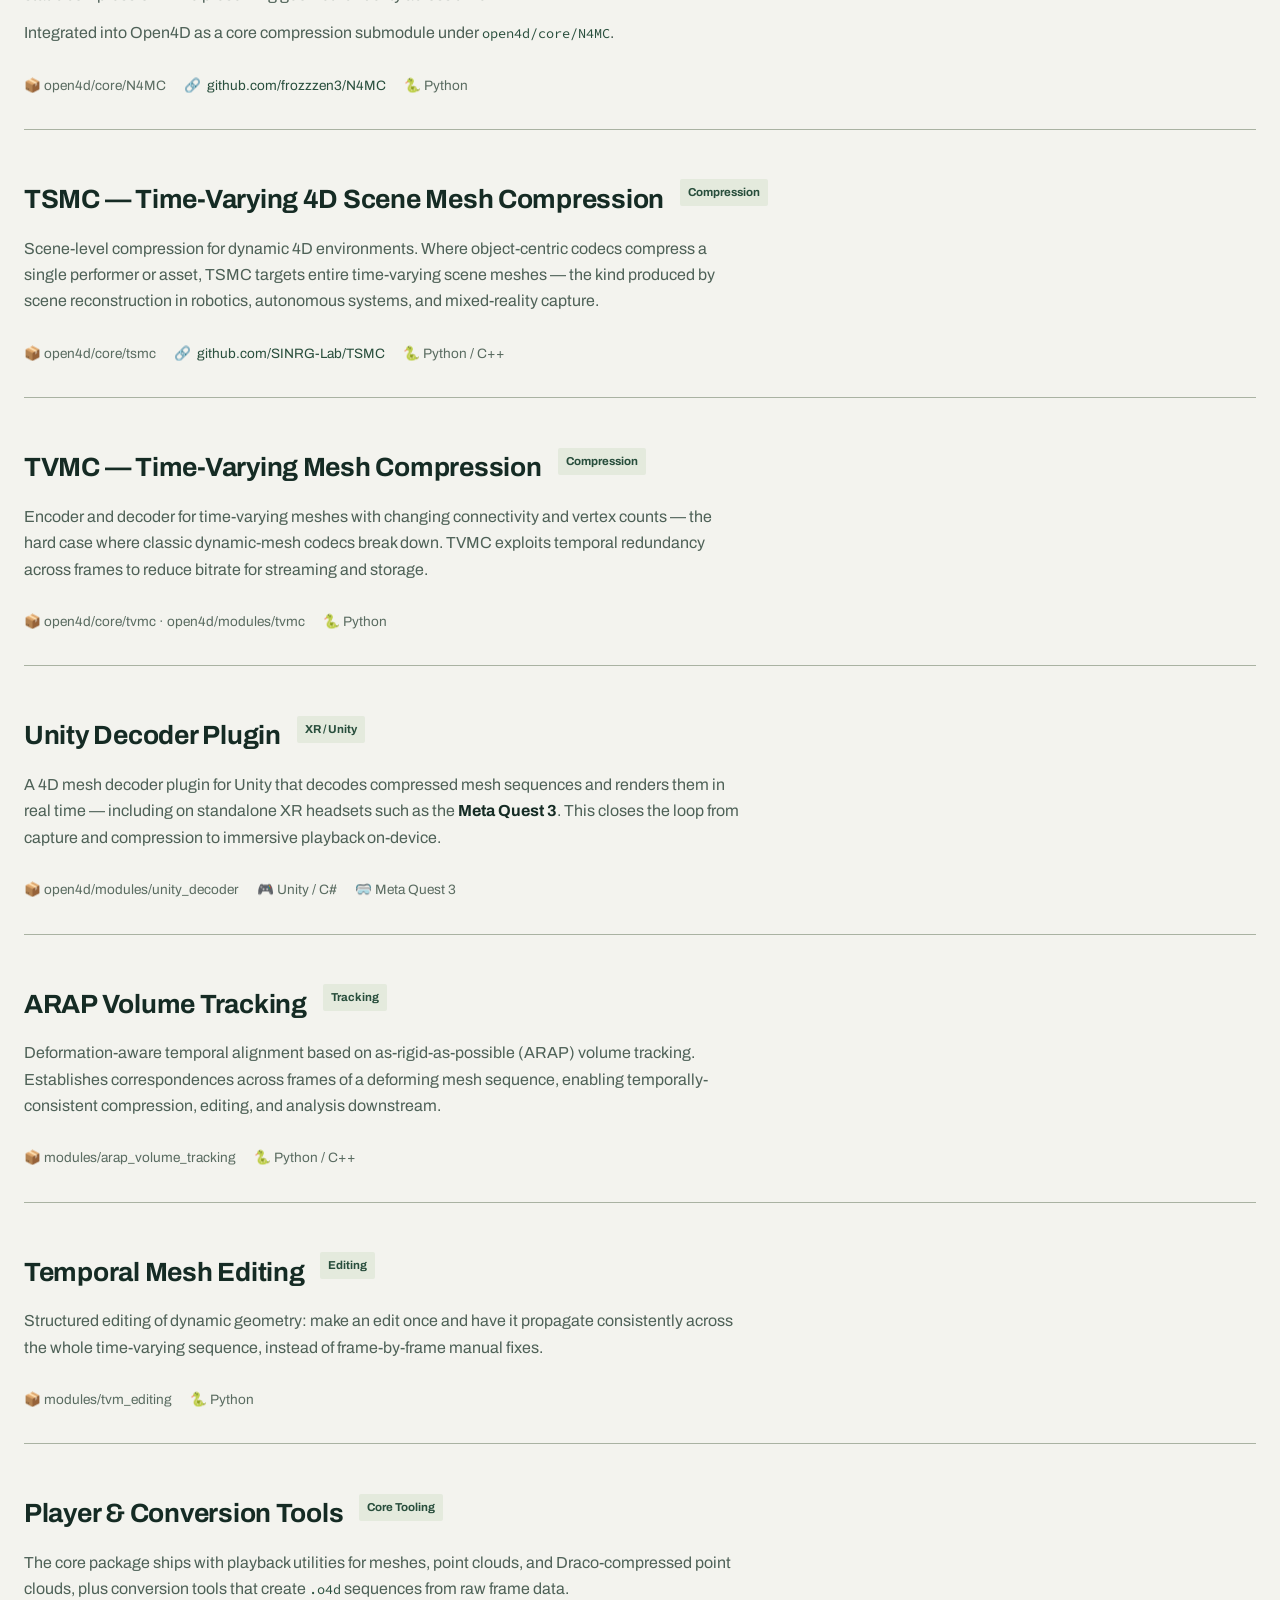
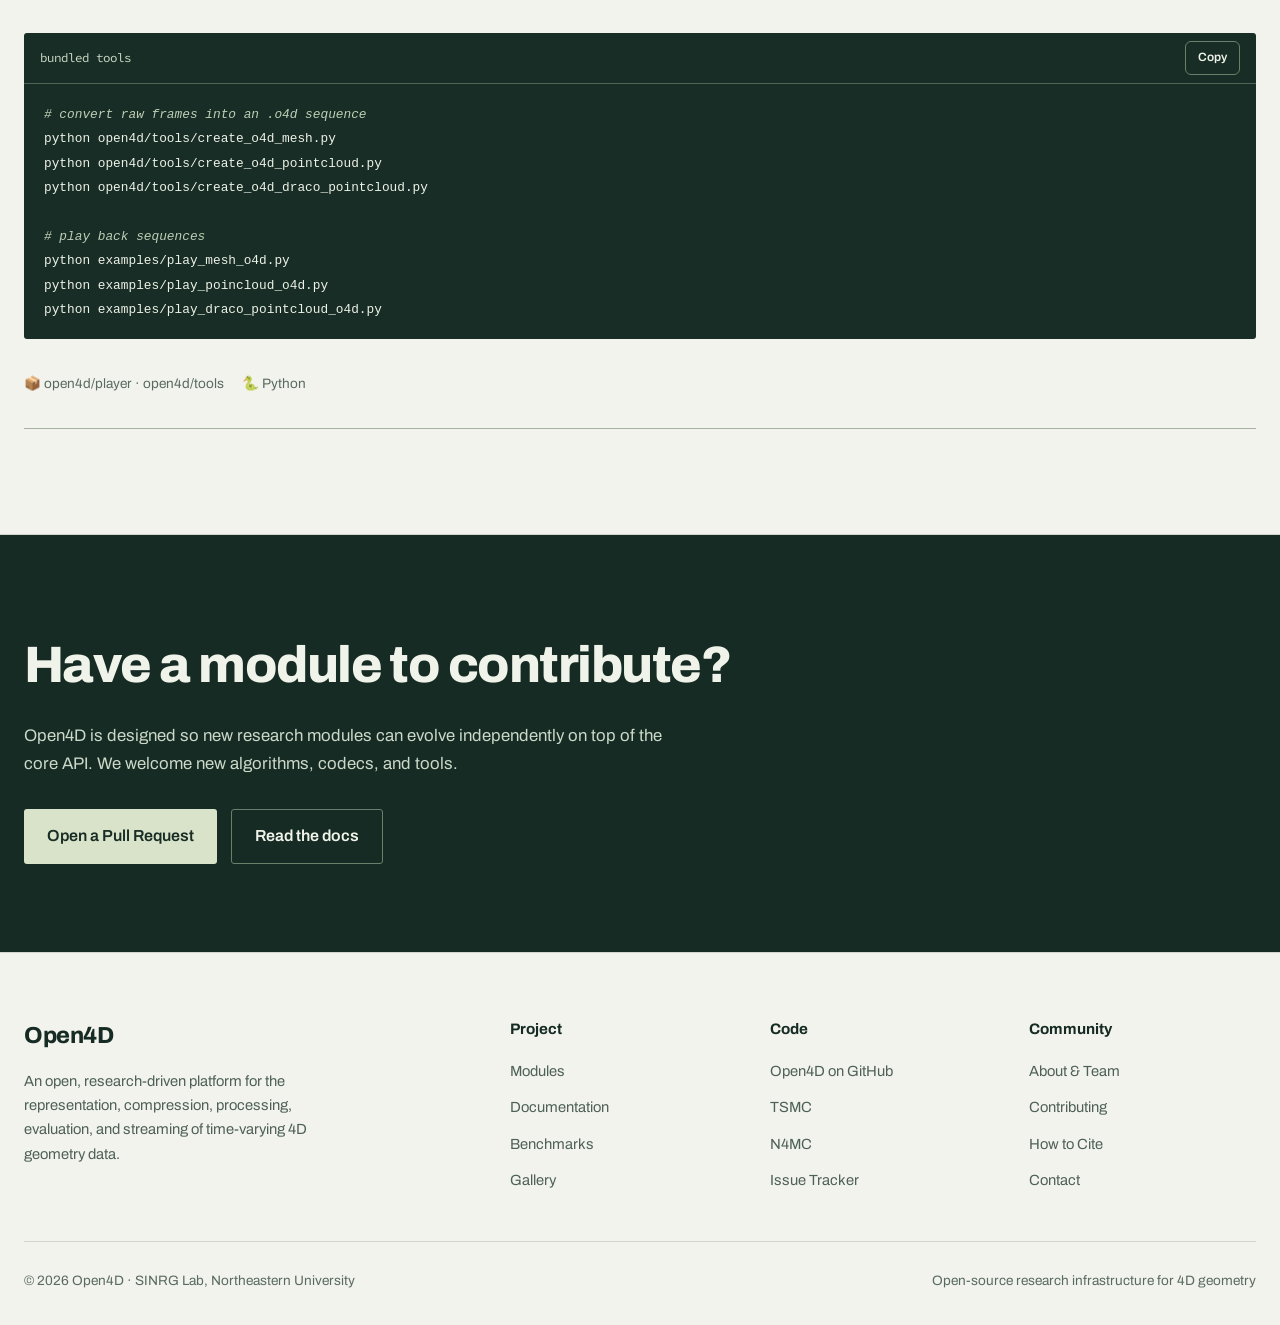
<file: modules.html>
<!DOCTYPE html>
<html lang="en">
<head>
  <meta charset="UTF-8" />
  <meta name="viewport" content="width=device-width, initial-scale=1.0" />
  <title>Modules — Open4D</title>
  <meta name="description" content="Research modules in the Open4D platform: N4MC, TSMC, TVMC, Unity decoder plugin, ARAP volume tracking, and temporal mesh editing." />
  <link rel="stylesheet" href="css/style.css" />
  <meta name="theme-color" content="#f3f3ee" />
  <link rel="canonical" href="https://open4dfoundation.github.io/modules.html" />
  <link rel="icon" type="image/svg+xml" href="assets/favicon.svg" />
</head>
<body>
  <a class="skip-link" href="#main-content">Skip to content</a>

  <header class="nav">
    <div class="nav-inner">
      <a href="index.html" class="nav-logo">
        <svg class="logo-mark" viewBox="0 0 32 32" xmlns="http://www.w3.org/2000/svg" aria-hidden="true">
          <defs>
            <linearGradient id="logo-grad" x1="0" y1="0" x2="1" y2="1">
              <stop offset="0" stop-color="#6366f1"/><stop offset="1" stop-color="#22d3ee"/>
            </linearGradient>
          </defs>
          <rect x="3" y="3" width="17" height="17" rx="2.5" fill="none" stroke="url(#logo-grad)" stroke-width="2.2"/>
          <rect x="12" y="12" width="17" height="17" rx="2.5" fill="none" stroke="url(#logo-grad)" stroke-width="2.2" opacity="0.55"/>
          <line x1="20" y1="3" x2="29" y2="12" stroke="url(#logo-grad)" stroke-width="1.6" opacity="0.55"/>
          <line x1="3" y1="20" x2="12" y2="29" stroke="url(#logo-grad)" stroke-width="1.6" opacity="0.55"/>
        </svg>
        <span>Open<span class="logo-4d">4D</span></span>
      </a>
      <nav aria-label="Primary navigation">
        <ul class="nav-links" id="nav-links">
          <li><a href="index.html">Home</a></li>
          <li><a href="modules.html" class="active" aria-current="page">Modules</a></li>
          <li><a href="documentation.html">Documentation</a></li>
          <li><a href="gallery.html">Gallery</a></li>
          <li><a href="benchmarks.html">Benchmarks</a></li>
          <li><a href="about.html">About</a></li>
        </ul>
      </nav>
      <a class="nav-cta" href="https://github.com/open4dfoundation/Open4D" target="_blank" rel="noopener">
        <svg viewBox="0 0 16 16" aria-hidden="true"><path d="M8 0C3.58 0 0 3.58 0 8c0 3.54 2.29 6.53 5.47 7.59.4.07.55-.17.55-.38 0-.19-.01-.82-.01-1.49-2.01.37-2.53-.49-2.69-.94-.09-.23-.48-.94-.82-1.13-.28-.15-.68-.52-.01-.53.63-.01 1.08.58 1.23.82.72 1.21 1.87.87 2.33.66.07-.52.28-.87.51-1.07-1.78-.2-3.64-.89-3.64-3.95 0-.87.31-1.59.82-2.15-.08-.2-.36-1.02.08-2.12 0 0 .67-.21 2.2.82.64-.18 1.32-.27 2-.27s1.36.09 2 .27c1.53-1.04 2.2-.82 2.2-.82.44 1.1.16 1.92.08 2.12.51.56.82 1.27.82 2.15 0 3.07-1.87 3.75-3.65 3.95.29.25.54.73.54 1.48 0 1.07-.01 1.93-.01 2.2 0 .21.15.46.55.38A8.01 8.01 0 0 0 16 8c0-4.42-3.58-8-8-8z"/></svg>
        GitHub
      </a>
      <button class="nav-toggle" id="nav-toggle" aria-label="Open navigation" aria-expanded="false" aria-controls="nav-links"><svg viewBox="0 0 24 24" aria-hidden="true"><path d="M4 6h16M4 12h16M4 18h16"/></svg></button>
    </div>
  </header>

  <main id="main-content">

  <section class="page-hero">
    <div class="hero-bg"></div>
    <div class="container">
      <h1>Modules</h1>
        <span class="section-context">Research Modules</span>
      <p>
        Open4D research modules are independent systems and algorithms built on the stable core API.
        Each module ships with source code, configuration, and evaluation scripts — and evolves on its
        own release cadence.
      </p>
    </div>
  </section>


  <section class="section section-alt" id="development-codecs"><div class="container"><div class="section-head left"><h2>New codec paths in the source preview</h2><p>The original module descriptions below remain available. The development branch adds a common codec interface, explicit attribute support, and a runtime manager. Adapters and the research runtimes are installed separately.</p></div><div class="table-wrap" tabindex="0" aria-label="Scrollable development codec support"><table><caption>Development validation, October 2026; not a package release</caption><thead><tr><th>Path</th><th>Verified behavior</th><th>Setup boundary</th></tr></thead><tbody><tr><th scope="row">Draco</th><td>Fresh-process mesh and point decoding; named native attributes</td><td>Pinned native builds on macOS and Linux; DracoPy for the Python profile</td></tr><tr><th scope="row">V-DMC / Faster V-DMC</th><td>Clean Linux source builds, geometry round trips, and native UV/texture coding</td><td>Linux build recipes; one-material texture profile is opt-in</td></tr><tr><th scope="row">N4MC / QNDF</th><td>Longer training runs, intermediate checkpoints, and cold decoding</td><td>Research Python environment and model training; geometry attributes have explicit limits</td></tr><tr><th scope="row">ReRF</th><td>Three-frame genuine learned model compressed and cold-decoded with training inputs unavailable</td><td>CUDA extension build; this short training run still has limited held-out reconstruction quality</td></tr><tr><th scope="row">Other research adapters</th><td>Registered through the codec interface</td><td>Attach their existing research environments; registration alone does not install or validate a runtime</td></tr></tbody></table></div><div class="hero-actions"><a class="btn btn-primary" href="documentation.html#native-backends">Set up a runtime</a><a class="btn btn-secondary" href="benchmarks.html#measured-results">Inspect measured results</a></div></div></section>
  <section class="section">
    <div class="container">

      <!-- N4MC -->
      <div class="module-row reveal" id="n4mc">
        <div class="module-head">
          <h3>N4MC — Neural Time-Varying Mesh Compression</h3>
          <span class="card-tag tag-core">Compression</span>
        </div>
        <p>
          A learned codec for dynamic mesh sequences. N4MC uses neural networks to exploit spatial and
          temporal redundancy in time-varying meshes, targeting significantly lower bitrates than
          per-frame static compression while preserving geometric fidelity across time.
        </p>
        <p>
          Integrated into Open4D as a core compression submodule under <code style="font-family: var(--mono); font-size: 0.85em; color: var(--accent);">open4d/core/N4MC</code>.
        </p>
        <div class="module-meta">
          <span>📦 open4d/core/N4MC</span>
          <span>🔗 <a href="https://github.com/frozzzen3/N4MC" target="_blank" rel="noopener">github.com/frozzzen3/N4MC</a></span>
          <span>🐍 Python</span>
        </div>
      </div>

      <!-- TSMC -->
      <div class="module-row reveal" id="tsmc">
        <div class="module-head">
          <h3>TSMC — Time-Varying 4D Scene Mesh Compression</h3>
          <span class="card-tag tag-core">Compression</span>
        </div>
        <p>
          Scene-level compression for dynamic 4D environments. Where object-centric codecs compress a
          single performer or asset, TSMC targets entire time-varying scene meshes — the kind produced
          by scene reconstruction in robotics, autonomous systems, and mixed-reality capture.
        </p>
        <div class="module-meta">
          <span>📦 open4d/core/tsmc</span>
          <span>🔗 <a href="https://github.com/SINRG-Lab/TSMC" target="_blank" rel="noopener">github.com/SINRG-Lab/TSMC</a></span>
          <span>🐍 Python / C++</span>
        </div>
      </div>

      <!-- TVMC -->
      <div class="module-row reveal" id="tvmc">
        <div class="module-head">
          <h3>TVMC — Time-Varying Mesh Compression</h3>
          <span class="card-tag tag-core">Compression</span>
        </div>
        <p>
          Encoder and decoder for time-varying meshes with changing connectivity and vertex counts —
          the hard case where classic dynamic-mesh codecs break down. TVMC exploits temporal redundancy
          across frames to reduce bitrate for streaming and storage.
        </p>
        <div class="module-meta">
          <span>📦 open4d/core/tvmc · open4d/modules/tvmc</span>
          <span>🐍 Python</span>
        </div>
      </div>

      <!-- Unity -->
      <div class="module-row reveal" id="unity">
        <div class="module-head">
          <h3>Unity Decoder Plugin</h3>
          <span class="card-tag tag-app">XR / Unity</span>
        </div>
        <p>
          A 4D mesh decoder plugin for Unity that decodes compressed mesh sequences and renders them in
          real time — including on standalone XR headsets such as the <strong style="color: var(--text);">Meta Quest 3</strong>.
          This closes the loop from capture and compression to immersive playback on-device.
        </p>
        <div class="module-meta">
          <span>📦 open4d/modules/unity_decoder</span>
          <span>🎮 Unity / C#</span>
          <span>🥽 Meta Quest 3</span>
        </div>
      </div>

      <!-- ARAP -->
      <div class="module-row reveal" id="arap">
        <div class="module-head">
          <h3>ARAP Volume Tracking</h3>
          <span class="card-tag tag-module">Tracking</span>
        </div>
        <p>
          Deformation-aware temporal alignment based on as-rigid-as-possible (ARAP) volume tracking.
          Establishes correspondences across frames of a deforming mesh sequence, enabling
          temporally-consistent compression, editing, and analysis downstream.
        </p>
        <div class="module-meta">
          <span>📦 modules/arap_volume_tracking</span>
          <span>🐍 Python / C++</span>
        </div>
      </div>

      <!-- Editing -->
      <div class="module-row reveal" id="editing">
        <div class="module-head">
          <h3>Temporal Mesh Editing</h3>
          <span class="card-tag tag-module">Editing</span>
        </div>
        <p>
          Structured editing of dynamic geometry: make an edit once and have it propagate consistently
          across the whole time-varying sequence, instead of frame-by-frame manual fixes.
        </p>
        <div class="module-meta">
          <span>📦 modules/tvm_editing</span>
          <span>🐍 Python</span>
        </div>
      </div>

      <!-- Player & tools -->
      <div class="module-row reveal" id="player">
        <div class="module-head">
          <h3>Player &amp; Conversion Tools</h3>
          <span class="card-tag tag-app">Core Tooling</span>
        </div>
        <p>
          The core package ships with playback utilities for meshes, point clouds, and Draco-compressed
          point clouds, plus conversion tools that create <code style="font-family: var(--mono); font-size: 0.85em; color: var(--accent);">.o4d</code>
          sequences from raw frame data.
        </p>
        <div class="code-block">
          <div class="code-head"><span>bundled tools</span><button class="copy-btn">Copy</button></div>
          <pre><code><span class="cm"># convert raw frames into an .o4d sequence</span>
python open4d/tools/create_o4d_mesh.py
python open4d/tools/create_o4d_pointcloud.py
python open4d/tools/create_o4d_draco_pointcloud.py

<span class="cm"># play back sequences</span>
python examples/play_mesh_o4d.py
python examples/play_poincloud_o4d.py
python examples/play_draco_pointcloud_o4d.py</code></pre>
        </div>
        <div class="module-meta">
          <span>📦 open4d/player · open4d/tools</span>
          <span>🐍 Python</span>
        </div>
      </div>

    </div>
  </section>

  <section class="cta-band">
    <h2>Have a module to contribute?</h2>
    <p>Open4D is designed so new research modules can evolve independently on top of the core API. We welcome new algorithms, codecs, and tools.</p>
    <div class="hero-actions" style="margin-bottom: 0;">
      <a href="https://github.com/open4dfoundation/Open4D" target="_blank" rel="noopener" class="btn btn-primary">Open a Pull Request</a>
      <a href="documentation.html" class="btn btn-secondary">Read the docs</a>
    </div>
  </section>

  </main>

  <footer class="footer">
    <div class="container">
      <div class="footer-grid">
        <div class="footer-brand">
          <a href="index.html" class="nav-logo"><span>Open<span class="logo-4d">4D</span></span></a>
          <p>An open, research-driven platform for the representation, compression, processing, evaluation, and streaming of time-varying 4D geometry data.</p>
        </div>
        <div>
          <h5>Project</h5>
          <ul>
            <li><a href="modules.html">Modules</a></li>
            <li><a href="documentation.html">Documentation</a></li>
            <li><a href="benchmarks.html">Benchmarks</a></li>
            <li><a href="gallery.html">Gallery</a></li>
          </ul>
        </div>
        <div>
          <h5>Code</h5>
          <ul>
            <li><a href="https://github.com/open4dfoundation/Open4D" target="_blank" rel="noopener">Open4D on GitHub</a></li>
            <li><a href="https://github.com/SINRG-Lab/TSMC" target="_blank" rel="noopener">TSMC</a></li>
            <li><a href="https://github.com/frozzzen3/N4MC" target="_blank" rel="noopener">N4MC</a></li>
            <li><a href="https://github.com/open4dfoundation/Open4D/issues" target="_blank" rel="noopener">Issue Tracker</a></li>
          </ul>
        </div>
        <div>
          <h5>Community</h5>
          <ul>
            <li><a href="about.html">About &amp; Team</a></li>
            <li><a href="about.html#contributing">Contributing</a></li>
            <li><a href="about.html#citation">How to Cite</a></li>
            <li><a href="mailto:m.dasari@northeastern.edu">Contact</a></li>
          </ul>
        </div>
      </div>
      <div class="footer-bottom">
        <span>© 2026 Open4D · SINRG Lab, Northeastern University</span>
        <span>Open-source research infrastructure for 4D geometry</span>
      </div>
    </div>
  </footer>

  <script src="js/main.js"></script>
</body>
</html>
</file>
<file: css/style.css>
/* ==========================================================================
   Open4D Website — Shared Stylesheet
   ========================================================================== */

@font-face { font-family: "Archivo"; src: url("../assets/fonts/archivo-latin-wght-normal.woff2") format("woff2"); font-style: normal; font-weight: 100 900; font-display: swap; }
@font-face { font-family: "Source Code Pro"; src: url("../assets/fonts/source-code-pro-latin-wght-normal.woff2") format("woff2"); font-style: normal; font-weight: 200 900; font-display: swap; }

:root {
  --bg: #f3f3ee;
  --bg-elevated: #e9ebe5;
  --bg-card: #fafbf7;
  --bg-card-hover: #ffffff;
  --border: #d1d5cb;
  --border-strong: #a9b2a2;
  --text: #152b24;
  --text-muted: #4e6157;
  --text-faint: #596b60;
  --accent: #284e3c;
  --accent-2: #284e3c;
  --accent-3: #284e3c;
  --gradient: #284e3c;
  --gradient-soft: #e4eadd;
  --radius: 0;
  --radius-sm: 3px;
  --shadow: none;
  --font: "Archivo", Arial, sans-serif;
  --mono: "Source Code Pro", ui-monospace, Menlo, monospace;
  --nav-height: 68px;
}

* { margin: 0; padding: 0; box-sizing: border-box; }

html { scroll-behavior: smooth; scroll-padding-top: calc(var(--nav-height) + 20px); }

body {
  font-family: var(--font);
  background: var(--bg);
  color: var(--text);
  line-height: 1.65;
  -webkit-font-smoothing: antialiased;
}

::selection { background: rgba(99, 102, 241, 0.45); }

img { max-width: 100%; display: block; }

a { color: var(--accent-2); text-decoration: none; }
a:hover { text-decoration: underline; }

.container { max-width: 1180px; margin: 0 auto; padding: 0 24px; }

/* --------------------------------------------------------------------------
   Navigation
   -------------------------------------------------------------------------- */

.nav {
  position: fixed;
  inset: 0 0 auto 0;
  height: var(--nav-height);
  z-index: 100;
  backdrop-filter: blur(16px);
  -webkit-backdrop-filter: blur(16px);
  background: rgba(7, 11, 20, 0.78);
  border-bottom: 1px solid var(--border);
}

.nav-inner {
  max-width: 1180px;
  margin: 0 auto;
  padding: 0 24px;
  height: 100%;
  display: flex;
  align-items: center;
  justify-content: space-between;
  gap: 24px;
}

.nav-logo {
  display: flex;
  align-items: center;
  gap: 10px;
  font-weight: 700;
  font-size: 1.25rem;
  color: var(--text);
  letter-spacing: -0.02em;
}
.nav-logo:hover { text-decoration: none; }
.nav-logo .logo-mark { width: 30px; height: 30px; flex-shrink: 0; }
.nav-logo .logo-4d {
  background: var(--gradient);
  -webkit-background-clip: text;
  background-clip: text;
  color: transparent;
}

.nav-links {
  display: flex;
  align-items: center;
  gap: 6px;
  list-style: none;
}
.nav-links a {
  display: block;
  padding: 8px 14px;
  border-radius: 8px;
  color: var(--text-muted);
  font-size: 0.94rem;
  font-weight: 500;
  transition: color 0.15s, background 0.15s;
}
.nav-links a:hover { color: var(--text); background: rgba(148, 163, 184, 0.08); text-decoration: none; }
.nav-links a.active { color: var(--text); background: rgba(99, 102, 241, 0.16); }

.nav-cta {
  display: inline-flex;
  align-items: center;
  gap: 8px;
  padding: 8px 16px;
  border-radius: 8px;
  background: var(--gradient);
  color: #fff !important;
  font-weight: 600;
  font-size: 0.9rem;
  transition: opacity 0.15s, transform 0.15s;
}
.nav-cta:hover { opacity: 0.9; transform: translateY(-1px); text-decoration: none; }
.nav-cta svg { width: 16px; height: 16px; fill: currentColor; }

.nav-toggle {
  display: none;
  background: none;
  border: 1px solid var(--border-strong);
  border-radius: 8px;
  color: var(--text);
  width: 42px;
  height: 42px;
  font-size: 1.2rem;
  cursor: pointer;
}

/* --------------------------------------------------------------------------
   Hero
   -------------------------------------------------------------------------- */

.hero {
  position: relative;
  padding: calc(var(--nav-height) + 96px) 0 96px;
  overflow: hidden;
  text-align: center;
}

.hero-bg {
  position: absolute;
  inset: 0;
  z-index: -1;
  background:
    radial-gradient(ellipse 60% 50% at 20% 0%, rgba(99, 102, 241, 0.22), transparent 60%),
    radial-gradient(ellipse 50% 45% at 80% 10%, rgba(34, 211, 238, 0.14), transparent 60%),
    radial-gradient(ellipse 45% 40% at 50% 100%, rgba(139, 92, 246, 0.10), transparent 60%);
}

.hero-grid {
  position: absolute;
  inset: 0;
  z-index: -1;
  background-image:
    linear-gradient(rgba(148, 163, 184, 0.05) 1px, transparent 1px),
    linear-gradient(90deg, rgba(148, 163, 184, 0.05) 1px, transparent 1px);
  background-size: 48px 48px;
  mask-image: radial-gradient(ellipse 70% 60% at 50% 30%, black 30%, transparent 75%);
  -webkit-mask-image: radial-gradient(ellipse 70% 60% at 50% 30%, black 30%, transparent 75%);
}

.hero-badge {
  display: inline-flex;
  align-items: center;
  gap: 8px;
  padding: 6px 16px;
  border-radius: 100px;
  border: 1px solid var(--border-strong);
  background: rgba(99, 102, 241, 0.1);
  color: var(--text-muted);
  font-size: 0.85rem;
  font-weight: 500;
  margin-bottom: 28px;
}
.hero-badge .dot {
  width: 8px; height: 8px; border-radius: 50%;
  background: var(--accent-2);
  box-shadow: 0 0 12px var(--accent-2);
}

.hero h1 {
  font-size: clamp(2.6rem, 6vw, 4.4rem);
  font-weight: 800;
  letter-spacing: -0.035em;
  line-height: 1.08;
  margin-bottom: 24px;
}
.hero h1 .gradient-text {
  background: var(--gradient);
  -webkit-background-clip: text;
  background-clip: text;
  color: transparent;
}

.hero-sub {
  max-width: 760px;
  margin: 0 auto 40px;
  font-size: 1.18rem;
  color: var(--text-muted);
}

.hero-actions {
  display: flex;
  justify-content: center;
  gap: 14px;
  flex-wrap: wrap;
  margin-bottom: 56px;
}

.btn {
  display: inline-flex;
  align-items: center;
  gap: 10px;
  padding: 13px 28px;
  border-radius: 10px;
  font-weight: 600;
  font-size: 1rem;
  transition: transform 0.15s, opacity 0.15s, background 0.15s;
  cursor: pointer;
  border: none;
}
.btn:hover { text-decoration: none; transform: translateY(-2px); }
.btn svg { width: 18px; height: 18px; fill: currentColor; }
.btn-primary { background: var(--gradient); color: #fff; box-shadow: 0 8px 24px rgba(99, 102, 241, 0.35); }
.btn-primary:hover { opacity: 0.92; }
.btn-secondary {
  background: rgba(148, 163, 184, 0.08);
  color: var(--text);
  border: 1px solid var(--border-strong);
}
.btn-secondary:hover { background: rgba(148, 163, 184, 0.14); }

.hero-terminal {
  max-width: 620px;
  margin: 0 auto;
  text-align: left;
  border-radius: var(--radius);
  border: 1px solid var(--border-strong);
  background: rgba(10, 15, 28, 0.85);
  box-shadow: var(--shadow);
  overflow: hidden;
}
.hero-terminal .term-bar {
  display: flex;
  align-items: center;
  gap: 8px;
  padding: 12px 16px;
  border-bottom: 1px solid var(--border);
}
.term-bar .term-dot { width: 12px; height: 12px; border-radius: 50%; }
.term-bar .term-dot:nth-child(1) { background: #ff5f57; }
.term-bar .term-dot:nth-child(2) { background: #febc2e; }
.term-bar .term-dot:nth-child(3) { background: #28c840; }
.term-bar .term-title { margin-left: auto; margin-right: auto; font-size: 0.8rem; color: var(--text-faint); font-family: var(--mono); }
.hero-terminal pre {
  padding: 20px 22px;
  font-family: var(--mono);
  font-size: 0.9rem;
  line-height: 1.9;
  overflow-x: auto;
}
.hero-terminal .prompt { color: var(--accent-2); }
.hero-terminal .comment { color: var(--text-faint); }

/* Stats strip */
.stats-strip {
  display: grid;
  grid-template-columns: repeat(4, 1fr);
  gap: 1px;
  background: var(--border);
  border-block: 1px solid var(--border);
}
.stat {
  background: var(--bg-elevated);
  padding: 32px 20px;
  text-align: center;
}
.stat .stat-num {
  font-size: 2rem;
  font-weight: 800;
  letter-spacing: -0.02em;
  background: var(--gradient);
  -webkit-background-clip: text;
  background-clip: text;
  color: transparent;
}
.stat .stat-label { color: var(--text-muted); font-size: 0.9rem; margin-top: 4px; }

/* --------------------------------------------------------------------------
   Sections
   -------------------------------------------------------------------------- */

.section { padding: 96px 0; }
.section-alt { background: var(--bg-elevated); border-block: 1px solid var(--border); }

.section-head { max-width: 720px; margin: 0 auto 56px; text-align: center; }
.section-head.left { text-align: left; margin-left: 0; }
.section-eyebrow {
  display: inline-block;
  font-size: 0.82rem;
  font-weight: 700;
  text-transform: uppercase;
  letter-spacing: 0.12em;
  background: var(--gradient);
  -webkit-background-clip: text;
  background-clip: text;
  color: transparent;
  margin-bottom: 14px;
}
.section-head h2 {
  font-size: clamp(1.9rem, 4vw, 2.7rem);
  font-weight: 800;
  letter-spacing: -0.03em;
  line-height: 1.15;
  margin-bottom: 16px;
}
.section-head p { color: var(--text-muted); font-size: 1.08rem; }

/* Cards */
.grid { display: grid; gap: 22px; }
.grid-2 { grid-template-columns: repeat(2, 1fr); }
.grid-3 { grid-template-columns: repeat(3, 1fr); }

.card {
  background: var(--bg-card);
  border: 1px solid var(--border);
  border-radius: var(--radius);
  padding: 28px;
  transition: transform 0.2s, border-color 0.2s, background 0.2s;
}
.card:hover { transform: translateY(-4px); border-color: var(--border-strong); background: var(--bg-card-hover); }

.card-icon {
  width: 48px;
  height: 48px;
  border-radius: 12px;
  display: flex;
  align-items: center;
  justify-content: center;
  background: var(--gradient-soft);
  border: 1px solid var(--border-strong);
  margin-bottom: 18px;
}
.card-icon svg { width: 24px; height: 24px; stroke: var(--accent-2); fill: none; stroke-width: 1.8; }

.card h3 { font-size: 1.15rem; font-weight: 700; margin-bottom: 10px; letter-spacing: -0.01em; }
.card p { color: var(--text-muted); font-size: 0.95rem; }
.card .card-link { display: inline-block; margin-top: 14px; font-weight: 600; font-size: 0.9rem; }

.card-tag {
  display: inline-block;
  padding: 3px 10px;
  border-radius: 100px;
  font-size: 0.72rem;
  font-weight: 700;
  text-transform: uppercase;
  letter-spacing: 0.06em;
  margin-bottom: 14px;
}
.tag-core { background: rgba(99, 102, 241, 0.18); color: #a5b4fc; }
.tag-module { background: rgba(34, 211, 238, 0.14); color: #67e8f9; }
.tag-app { background: rgba(167, 139, 250, 0.16); color: #c4b5fd; }
.tag-soon { background: rgba(251, 191, 36, 0.14); color: #fcd34d; }

/* Figure blocks */
.figure-block {
  background: var(--bg-card);
  border: 1px solid var(--border);
  border-radius: var(--radius);
  overflow: hidden;
}
.figure-block .figure-media {
  background: #fff;
  padding: 24px;
  display: flex;
  justify-content: center;
}
.figure-block .figure-media.dark { background: var(--bg-elevated); }
.figure-block figcaption {
  padding: 18px 24px;
  border-top: 1px solid var(--border);
  color: var(--text-muted);
  font-size: 0.92rem;
}
.figure-block figcaption strong { color: var(--text); }

/* Split layout */
.split {
  display: grid;
  grid-template-columns: 1fr 1fr;
  gap: 56px;
  align-items: center;
}

/* Checklist */
.checklist { list-style: none; display: grid; gap: 14px; }
.checklist li { display: flex; gap: 12px; align-items: flex-start; color: var(--text-muted); }
.checklist li strong { color: var(--text); }
.checklist .check {
  flex-shrink: 0;
  width: 22px; height: 22px;
  border-radius: 50%;
  background: var(--gradient-soft);
  border: 1px solid var(--border-strong);
  display: flex; align-items: center; justify-content: center;
  margin-top: 3px;
}
.checklist .check svg { width: 12px; height: 12px; stroke: var(--accent-2); stroke-width: 3; fill: none; }

/* News list */
.news-list { display: grid; gap: 14px; }
.news-item {
  display: flex;
  gap: 22px;
  align-items: baseline;
  padding: 20px 24px;
  background: var(--bg-card);
  border: 1px solid var(--border);
  border-radius: var(--radius-sm);
  transition: border-color 0.15s;
}
.news-item:hover { border-color: var(--border-strong); }
.news-date {
  flex-shrink: 0;
  font-family: var(--mono);
  font-size: 0.82rem;
  color: var(--text-faint);
  min-width: 100px;
}
.news-item h4 { font-size: 1rem; font-weight: 600; margin-bottom: 2px; }
.news-item p { color: var(--text-muted); font-size: 0.9rem; }

/* --------------------------------------------------------------------------
   Code blocks
   -------------------------------------------------------------------------- */

.code-block {
  position: relative;
  background: #0a0f1c;
  border: 1px solid var(--border-strong);
  border-radius: var(--radius-sm);
  margin: 18px 0;
  overflow: hidden;
}
.code-block .code-head {
  display: flex;
  justify-content: space-between;
  align-items: center;
  padding: 8px 16px;
  border-bottom: 1px solid var(--border);
  font-family: var(--mono);
  font-size: 0.78rem;
  color: var(--text-faint);
}
.code-block pre {
  padding: 18px 20px;
  overflow-x: auto;
  font-family: var(--mono);
  font-size: 0.88rem;
  line-height: 1.75;
}
.code-block code .kw { color: #c4b5fd; }
.code-block code .str { color: #86efac; }
.code-block code .fn { color: #7dd3fc; }
.code-block code .cm { color: #64748b; font-style: italic; }
.code-block code .num { color: #fca5a5; }

.copy-btn {
  background: rgba(148, 163, 184, 0.1);
  border: 1px solid var(--border);
  color: var(--text-muted);
  font-size: 0.75rem;
  font-family: var(--font);
  font-weight: 600;
  padding: 4px 12px;
  border-radius: 6px;
  cursor: pointer;
  transition: background 0.15s, color 0.15s;
}
.copy-btn:hover { background: rgba(148, 163, 184, 0.2); color: var(--text); }
.copy-btn.copied { color: #86efac; border-color: rgba(134, 239, 172, 0.4); }

/* --------------------------------------------------------------------------
   Documentation layout
   -------------------------------------------------------------------------- */

.docs-layout {
  display: grid;
  grid-template-columns: 240px 1fr;
  gap: 56px;
  padding-top: calc(var(--nav-height) + 48px);
  padding-bottom: 96px;
}

.docs-sidebar {
  position: sticky;
  top: calc(var(--nav-height) + 48px);
  align-self: start;
  max-height: calc(100vh - var(--nav-height) - 80px);
  overflow-y: auto;
}
.docs-sidebar h5 {
  font-size: 0.75rem;
  text-transform: uppercase;
  letter-spacing: 0.1em;
  color: var(--text-faint);
  margin: 22px 0 8px;
  font-weight: 700;
}
.docs-sidebar h5:first-child { margin-top: 0; }
.docs-sidebar ul { list-style: none; }
.docs-sidebar a {
  display: block;
  padding: 6px 12px;
  border-left: 2px solid var(--border);
  color: var(--text-muted);
  font-size: 0.9rem;
  transition: color 0.15s, border-color 0.15s;
}
.docs-sidebar a:hover, .docs-sidebar a.active {
  color: var(--text);
  border-left-color: var(--accent);
  text-decoration: none;
}

.docs-content { min-width: 0; }
.docs-content h1 { font-size: 2.4rem; font-weight: 800; letter-spacing: -0.03em; margin-bottom: 16px; }
.docs-content .lead { font-size: 1.12rem; color: var(--text-muted); margin-bottom: 40px; }
.docs-content h2 {
  font-size: 1.6rem;
  font-weight: 700;
  letter-spacing: -0.02em;
  margin: 56px 0 16px;
  padding-top: 24px;
  border-top: 1px solid var(--border);
}
.docs-content h3 { font-size: 1.18rem; font-weight: 700; margin: 32px 0 12px; }
.docs-content p { color: var(--text-muted); margin-bottom: 16px; }
.docs-content ul, .docs-content ol { color: var(--text-muted); margin: 0 0 16px 22px; }
.docs-content li { margin-bottom: 8px; }
.docs-content li strong, .docs-content p strong { color: var(--text); }
.docs-content code:not(pre code) {
  font-family: var(--mono);
  font-size: 0.85em;
  background: rgba(148, 163, 184, 0.12);
  border: 1px solid var(--border);
  padding: 2px 7px;
  border-radius: 6px;
  color: #a5b4fc;
}

.callout {
  display: flex;
  gap: 14px;
  padding: 18px 20px;
  border-radius: var(--radius-sm);
  border: 1px solid rgba(34, 211, 238, 0.3);
  background: rgba(34, 211, 238, 0.07);
  margin: 20px 0;
}
.callout.warn { border-color: rgba(251, 191, 36, 0.35); background: rgba(251, 191, 36, 0.07); }
.callout p { margin: 0; font-size: 0.93rem; }
.callout .callout-icon { flex-shrink: 0; font-size: 1.1rem; }

/* Tables */
.table-wrap { overflow-x: auto; margin: 20px 0; border: 1px solid var(--border); border-radius: var(--radius-sm); }
table { width: 100%; border-collapse: collapse; font-size: 0.92rem; }
th {
  text-align: left;
  padding: 12px 18px;
  background: var(--bg-card);
  color: var(--text);
  font-weight: 600;
  border-bottom: 1px solid var(--border-strong);
  white-space: nowrap;
}
td { padding: 12px 18px; border-bottom: 1px solid var(--border); color: var(--text-muted); }
tr:last-child td { border-bottom: none; }
td code { font-family: var(--mono); font-size: 0.85em; color: #a5b4fc; }

/* --------------------------------------------------------------------------
   Page hero (interior pages)
   -------------------------------------------------------------------------- */

.page-hero {
  position: relative;
  padding: calc(var(--nav-height) + 72px) 0 64px;
  border-bottom: 1px solid var(--border);
  overflow: hidden;
}
.page-hero h1 { font-size: clamp(2.2rem, 5vw, 3.2rem); font-weight: 800; letter-spacing: -0.03em; margin-bottom: 14px; }
.page-hero p { max-width: 700px; color: var(--text-muted); font-size: 1.12rem; }

/* Gallery */
.gallery-grid { display: grid; grid-template-columns: repeat(2, 1fr); gap: 26px; }
.gallery-grid .wide { grid-column: 1 / -1; }

/* Module detail rows */
.module-row {
  display: grid;
  grid-template-columns: 1fr;
  gap: 0;
  background: var(--bg-card);
  border: 1px solid var(--border);
  border-radius: var(--radius);
  padding: 34px;
  margin-bottom: 26px;
}
.module-row .module-head { display: flex; align-items: center; gap: 16px; flex-wrap: wrap; margin-bottom: 14px; }
.module-row h3 { font-size: 1.35rem; font-weight: 700; letter-spacing: -0.01em; }
.module-row p { color: var(--text-muted); margin-bottom: 12px; }
.module-meta { display: flex; gap: 18px; flex-wrap: wrap; margin-top: 16px; font-size: 0.85rem; color: var(--text-faint); font-family: var(--mono); }
.module-meta span { display: inline-flex; align-items: center; gap: 6px; }

/* Timeline / roadmap */
.timeline { position: relative; margin-left: 10px; padding-left: 32px; border-left: 2px solid var(--border-strong); display: grid; gap: 32px; }
.timeline-item { position: relative; }
.timeline-item::before {
  content: "";
  position: absolute;
  left: -41px;
  top: 6px;
  width: 16px; height: 16px;
  border-radius: 50%;
  background: var(--bg);
  border: 3px solid var(--accent);
}
.timeline-item.done::before { background: var(--accent); box-shadow: 0 0 14px rgba(99, 102, 241, 0.7); }
.timeline-item h4 { font-size: 1.05rem; font-weight: 700; margin-bottom: 6px; }
.timeline-item p { color: var(--text-muted); font-size: 0.94rem; }
.timeline-item .when { font-family: var(--mono); font-size: 0.78rem; color: var(--text-faint); text-transform: uppercase; letter-spacing: 0.08em; }

/* --------------------------------------------------------------------------
   CTA band + Footer
   -------------------------------------------------------------------------- */

.cta-band {
  position: relative;
  text-align: center;
  padding: 88px 24px;
  border-block: 1px solid var(--border);
  background:
    radial-gradient(ellipse 55% 90% at 50% 110%, rgba(99, 102, 241, 0.25), transparent 70%),
    var(--bg-elevated);
}
.cta-band h2 { font-size: clamp(1.8rem, 4vw, 2.5rem); font-weight: 800; letter-spacing: -0.03em; margin-bottom: 14px; }
.cta-band p { color: var(--text-muted); max-width: 560px; margin: 0 auto 32px; font-size: 1.05rem; }

.footer { padding: 64px 0 40px; }
.footer-grid {
  display: grid;
  grid-template-columns: 2fr 1fr 1fr 1fr;
  gap: 40px;
  padding-bottom: 48px;
  border-bottom: 1px solid var(--border);
}
.footer-brand p { color: var(--text-muted); font-size: 0.92rem; margin-top: 14px; max-width: 320px; }
.footer h5 { font-size: 0.8rem; text-transform: uppercase; letter-spacing: 0.1em; color: var(--text-faint); margin-bottom: 16px; }
.footer ul { list-style: none; display: grid; gap: 10px; }
.footer ul a { color: var(--text-muted); font-size: 0.92rem; }
.footer ul a:hover { color: var(--text); }
.footer-bottom {
  display: flex;
  justify-content: space-between;
  align-items: center;
  gap: 16px;
  flex-wrap: wrap;
  padding-top: 28px;
  color: var(--text-faint);
  font-size: 0.85rem;
}

/* Reveal animation */
.reveal { opacity: 0; transform: translateY(24px); transition: opacity 0.6s ease, transform 0.6s ease; }
.reveal.visible { opacity: 1; transform: none; }
@media (prefers-reduced-motion: reduce) {
  .reveal { opacity: 1; transform: none; transition: none; }
  html { scroll-behavior: auto; }
}

/* --------------------------------------------------------------------------
   Responsive
   -------------------------------------------------------------------------- */

@media (max-width: 960px) {
  .grid-3 { grid-template-columns: repeat(2, 1fr); }
  .split { grid-template-columns: 1fr; gap: 40px; }
  .stats-strip { grid-template-columns: repeat(2, 1fr); }
  .footer-grid { grid-template-columns: 1fr 1fr; }
  .docs-layout { grid-template-columns: 1fr; }
  .docs-sidebar { position: static; max-height: none; display: none; }
  .gallery-grid { grid-template-columns: 1fr; }
}

@media (max-width: 720px) {
  .nav-links {
    position: fixed;
    top: var(--nav-height);
    left: 0; right: 0;
    flex-direction: column;
    align-items: stretch;
    gap: 4px;
    background: rgba(7, 11, 20, 0.97);
    backdrop-filter: blur(16px);
    border-bottom: 1px solid var(--border);
    padding: 16px 24px;
    display: none;
  }
  .nav-links.open { display: flex; }
  .nav-toggle { display: block; }
  .grid-2, .grid-3 { grid-template-columns: 1fr; }
  .section { padding: 64px 0; }
  .hero { padding-bottom: 64px; }
}

/* Shared reading and interaction system. Original routes and content remain. */
body { min-width: 0; }
button, select { font: inherit; }
button { color: inherit; }
::selection { color: var(--text); background: #cbd9bd; }
:focus-visible { outline: 3px solid #98611b; outline-offset: 4px; }
a { text-underline-offset: 4px; }
p a, figcaption a, .site-notice a { text-decoration: underline; }
.split > *, .grid > *, .gallery-grid > *, .footer-grid > * { min-width: 0; }
pre, code, td, select { font-variant-numeric: tabular-nums; }
::-webkit-scrollbar { width: 12px; height: 12px; }
::-webkit-scrollbar-track { background: var(--bg); }
::-webkit-scrollbar-thumb { background: var(--border-strong); border: 3px solid var(--bg); }
.container, .nav-inner { max-width: 1360px; }
.skip-link { position: fixed; left: 18px; top: 12px; z-index: 120; padding: 12px 18px; color: white; background: var(--text); transform: translateY(-200%); }
.skip-link:focus { transform: none; }
.nav { background: var(--bg); backdrop-filter: none; -webkit-backdrop-filter: none; }
.nav-logo { font-weight: 750; font-size: 1.45rem; }
.nav-logo .logo-4d, .hero h1 .gradient-text, .stat .stat-num, .section-eyebrow { background: none; color: var(--text); -webkit-text-fill-color: currentColor; }
.nav-links a { padding: 9px 11px; border-radius: 0; }
.nav-links a.active { background: transparent; text-decoration: underline; text-decoration-thickness: 2px; text-underline-offset: 7px; }
.nav-links a:hover { background: var(--gradient-soft); }
.nav-cta { border-radius: 3px; background: var(--accent); }
.nav-toggle { border-radius: 3px; }
.nav-toggle svg { width: 20px; height: 20px; margin: auto; fill: none; stroke: currentColor; stroke-width: 1.8; }
.hero { text-align: left; padding-top: calc(var(--nav-height) + 72px); }
.hero-bg, .hero-grid { display: none; }
.hero-layout { display: grid; grid-template-columns: minmax(0, 1.1fr) minmax(0, .9fr); align-items: center; gap: clamp(40px, 6vw, 100px); }
.hero h1 { font-size: clamp(3.2rem, 5.7vw, 5.4rem); line-height: 1.02; max-width: 14ch; font-weight: 720; letter-spacing: -.04em; text-wrap: balance; }
.hero h1 br { display: none; }
.hero h1 .gradient-text { display: block; }
.hero-sub { max-width: 63ch; margin: 26px 0 30px; font-size: 1.1rem; line-height: 1.65; }
.hero-actions { justify-content: flex-start; margin-bottom: 24px; }
.btn { border-radius: 3px; min-height: 48px; padding-inline: 23px; }
.btn-primary { box-shadow: none; background: var(--accent); }
.btn-secondary { background: transparent; }
.btn-secondary:hover { background: var(--gradient-soft); }
.release-note { max-width: 63ch; margin: 24px 0 0; padding-top: 18px; border-top: 1px solid var(--border); color: var(--text-muted); font-size: .84rem; }
.viewer-proof { min-width: 0; border: 1px solid var(--border-strong); background: #fff; }
.viewer-proof video { width: 100%; height: auto; display: block; aspect-ratio: 640/520; object-fit: contain; background: #fff; }
.viewer-proof figcaption { padding: 16px 20px; font-size: .84rem; color: var(--text-muted); border-top: 1px solid var(--border); }
.proof-ledger { display: grid; grid-template-columns: repeat(3, 1fr); border-top: 1px solid var(--border); }
.proof-ledger div { padding: 12px 16px; display: grid; gap: 3px; border-right: 1px solid var(--border); }
.proof-ledger div:last-child { border: 0; }
.proof-ledger dt { font-size: .72rem; color: var(--text-muted); }
.proof-ledger dd { font: .82rem var(--mono); }
.hero-terminal { max-width: none; margin-top: 48px; background: var(--text); color: #edf2e8; border: 0; border-radius: 3px; box-shadow: none; }
.hero-terminal .term-bar { border-color: #52665b; }
.term-bar .term-dot { display: none; }
.term-bar .term-title { margin: 0; color: #d3dfd1; }
.hero-terminal pre { font-size: .8rem; line-height: 1.8; }
.hero-terminal .comment, .hero-terminal .prompt { color: #bdcfb2; }
.stats-strip { max-width: 1312px; margin: 0 auto; background: transparent; gap: 0; border-color: var(--border-strong); }
.stat { text-align: left; background: transparent; padding: 22px 24px; border-right: 1px solid var(--border); }
.stat:last-child { border-right: 0; }
.stat .stat-num { font-size: 1.4rem; font-weight: 700; }
.stat .stat-label { font-size: .82rem; }
.section { padding-block: clamp(64px, 7vw, 110px); }
.section-head { max-width: none; text-align: left; margin-bottom: 46px; }
.section-head h2 { max-width: 23ch; font-size: clamp(2.15rem, 3.6vw, 3.5rem); font-weight: 700; }
.section-head p { max-width: 68ch; font-size: 1.04rem; }
.section-eyebrow, .section-context { font-size: .85rem; letter-spacing: 0; text-transform: none; color: var(--text-muted); margin-top: 10px; margin-bottom: 12px; }
.grid { gap: 0 32px; }
.card { border: 0; border-top: 1px solid var(--border-strong); background: transparent; padding: 28px 0 32px; }
.card:hover { transform: none; background: transparent; }
.card-icon { width: 30px; height: 30px; border: 0; background: none; margin-bottom: 20px; }
.card h3 { font-size: 1.28rem; }
.card p { max-width: 65ch; }
.card-tag { border-radius: 2px; padding: 4px 8px; background: var(--gradient-soft); color: var(--accent); text-transform: none; letter-spacing: 0; }
.news-list { gap: 0; border-top: 1px solid var(--border-strong); }
.news-item { padding: 22px 0; border: 0; border-bottom: 1px solid var(--border); background: none; border-radius: 0; }
.news-item h4 { font-weight: 650; font-size: 1.05rem; }
.news-item h3 { font-weight: 650; font-size: 1.05rem; }
.figure-block { background: var(--bg-card); }
.figure-block .figure-media.dark { background: #101a2b; }
.figure-block img { width: 100%; height: auto; }
.figure-block figcaption { font-size: .86rem; }
.code-block { min-width: 0; color: #edf2e8; background: #182d25; border: 0; }
.code-block .code-head { color: #cbd9c6; border-color: #506356; }
.code-block pre { font-size: .8rem; }
.code-block .copy-btn { color: #edf2e8; border-color: #68806c; background: transparent; min-height: 34px; }
.code-block .copy-btn:hover { color: #fff; background: #304d3c; }
.code-block code .cm { color: #becfb6; }
.code-block code .kw, .code-block code .fn { color: #dfebdb; }
.code-block code .str, .code-block code .num { color: #bfd8a6; }
.copy-status { min-height: 1.2em; }
.sr-only { position: absolute; width: 1px; height: 1px; overflow: hidden; clip-path: inset(50%); white-space: nowrap; }
.module-row { background: transparent; padding: 32px 0; border: 0; border-bottom: 1px solid var(--border-strong); margin-bottom: 16px; }
.module-row h3 { font-size: 1.65rem; }
.module-row p { max-width: 80ch; }
.module-meta { font-family: var(--font); }
.docs-layout { grid-template-columns: 230px minmax(0, 1fr); }
.docs-content > p, .docs-content > ul { max-width: 78ch; }
.docs-content code:not(pre code), td code { color: var(--text); background: #e4eadd; }
.docs-content h2 { font-size: 2rem; line-height: 1.2; }
.docs-sidebar a { border-left-width: 1px; padding-block: 8px; }
.docs-sidebar h5 { text-transform: none; letter-spacing: 0; font-size: .86rem; }
.callout, .callout.warn { background: var(--gradient-soft); border: 1px solid var(--border-strong); }
.callout .callout-icon { display: none; }
.table-wrap { min-width: 0; }
caption { text-align: left; padding: 14px 18px; color: var(--text-muted); }
th { white-space: normal; }
td { font-size: .88rem; }
.timeline-item.done::before { box-shadow: none; }
.timeline { border-left-width: 1px; }
.cta-band { background: var(--text); color: #f0f3e9; text-align: left; padding-inline: max(24px, calc((100vw - 1312px)/2)); }
.cta-band h2 { max-width: 25ch; font-size: clamp(2.3rem, 4vw, 3.5rem); }
.cta-band p { max-width: 64ch; margin-left: 0; color: #ccd8c8; }
.cta-band .btn-primary { background: #d8e3c9; color: #182d25; }
.cta-band .btn-secondary { color: #f0f3e9; border-color: #68806c; }
.page-hero { padding-top: calc(var(--nav-height) + 70px); padding-bottom: 50px; }
.page-hero h1 { max-width: 24ch; font-size: clamp(2.7rem, 4.4vw, 4.5rem); line-height: 1.05; font-weight: 700; }
.reveal { opacity: 1; transform: none; transition: none; }
.footer-grid { gap: 32px; }
.footer h5 { text-transform: none; letter-spacing: 0; font-size: .95rem; color: var(--text); }
.workflow-row { display: grid; grid-template-columns: minmax(0, .8fr) minmax(0, 1.2fr); gap: 60px; padding-block: 46px; border-top: 1px solid var(--border-strong); }
.workflow-row h3 { font-size: 1.75rem; line-height: 1.15; margin-bottom: 18px; }
.workflow-row p { color: var(--text-muted); margin-bottom: 18px; max-width: 66ch; }
.workflow-row .code-block { margin-top: 0; }
.source-link { display: inline-flex; min-height: 36px; align-items: center; gap: 10px; font-weight: 650; text-decoration: underline; }
.benchmark-controls { display: flex; gap: 26px; flex-wrap: wrap; margin-block: 26px; }
.benchmark-controls label { display: grid; gap: 8px; font-size: .9rem; font-weight: 600; }
.benchmark-controls select { min-height: 44px; padding: 8px 36px 8px 12px; background: var(--bg-card); color: var(--text); border: 1px solid var(--border-strong); border-radius: 2px; }
.rd-chart { width: 100%; height: auto; display: block; color: var(--text); }
.rd-chart text { font: 14px var(--mono); fill: currentColor; }
.rd-chart .axis { stroke: var(--border-strong); }
.rd-chart .curve { stroke: var(--accent); fill: none; stroke-width: 2; }
.rd-chart .point { fill: var(--accent); }
.rd-figure { padding: 20px; border: 1px solid var(--border-strong); background: var(--bg-card); overflow-x: auto; }
.rd-chart { min-width: 700px; }
.rd-figure figcaption { color: var(--text-muted); font-size: .88rem; }
.measurement-note { max-width: 85ch; color: var(--text-muted); font-size: .9rem; margin-block: 18px; }
.measurement-error { color: var(--text); padding: 20px; background: var(--gradient-soft); }
.measurement-error[hidden] { display: none; }
.rd-figure[hidden] { display: none; }
.measurement-method { margin-block: 24px; }
.measurement-method summary { cursor: pointer; font-weight: 650; min-height: 44px; }
.measurement-method p { max-width: 85ch; margin-block: 18px; color: var(--text-muted); }
.measurement-table td:not(:first-child) { font-family: var(--mono); white-space: nowrap; }
.site-notice { margin-block: 20px; padding: 16px 0; border-block: 1px solid var(--border-strong); font-size: .9rem; color: var(--text-muted); }

@media (max-width: 1080px) {
  .nav-links a { padding-inline: 8px; font-size: .86rem; }
  .nav-inner { gap: 16px; }
  .hero h1 { font-size: 3.7rem; }
  .hero-layout { gap: 38px; }
}
@media (max-width: 960px) {
  .docs-layout { grid-template-columns: minmax(0, 1fr); }
  .docs-sidebar { display: block; position: static; max-height: none; border-bottom: 1px solid var(--border-strong); padding-bottom: 20px; }
  .docs-sidebar ul { display: flex; flex-wrap: wrap; gap: 6px 12px; }
  .docs-sidebar h5 { margin-top: 14px; }
  .docs-sidebar a { border: 0; padding: 5px 0; text-decoration: underline; }
  .hero-layout { grid-template-columns: 1fr 1fr; gap: 28px; }
  .hero h1 { font-size: clamp(2.7rem, 5.7vw, 3.7rem); }
  .hero-sub { font-size: 1rem; }
  .workflow-row { gap: 32px; }
}
@media (max-width: 820px) {
  .nav-links { position: fixed; top: var(--nav-height); left: 0; right: 0; display: none; flex-direction: column; align-items: stretch; padding: 16px 24px; background: var(--bg); border-bottom: 1px solid var(--border-strong); backdrop-filter: none; }
  .nav-links.open { display: flex; }
  .nav-toggle { display: block; }
  .nav-links a { font-size: 1rem; padding: 10px; }
  .nav-cta { margin-left: auto; }
  .hero-layout { grid-template-columns: minmax(0, 1fr); }
  .hero { padding-top: calc(var(--nav-height) + 42px); }
  .hero h1 { max-width: 17ch; font-size: clamp(3rem, 9vw, 4.6rem); }
  .hero-sub { font-size: 1.08rem; }
  .viewer-proof { margin-top: 12px; max-width: 640px; }
  .workflow-row { grid-template-columns: minmax(0, 1fr); }
  .workflow-row h3 { max-width: 24ch; }
  .footer-grid { grid-template-columns: 1fr 1fr; }
}
@media (max-width: 500px) {
  .container, .nav-inner { padding-inline: 18px; }
  .nav-logo { font-size: 1.2rem; gap: 7px; }
  .nav-inner { gap: 8px; }
  .nav-cta { padding-inline: 11px; }
  .hero h1 { font-size: clamp(2.8rem, 12vw, 3.7rem); }
  .proof-ledger div { padding: 10px; }
  .proof-ledger dd { font-size: .7rem; }
  .news-item { flex-direction: column; gap: 7px; }
  .stat { padding: 18px; }
  .footer-grid { grid-template-columns: 1fr; }
  .benchmark-controls { display: grid; grid-template-columns: 1fr; gap: 18px; }
  .rd-figure { padding: 8px; }
}
@media (prefers-reduced-motion: reduce) {
  *, *::before, *::after { scroll-behavior: auto !important; transition-duration: .01ms !important; animation-duration: .01ms !important; }
}
</file>
